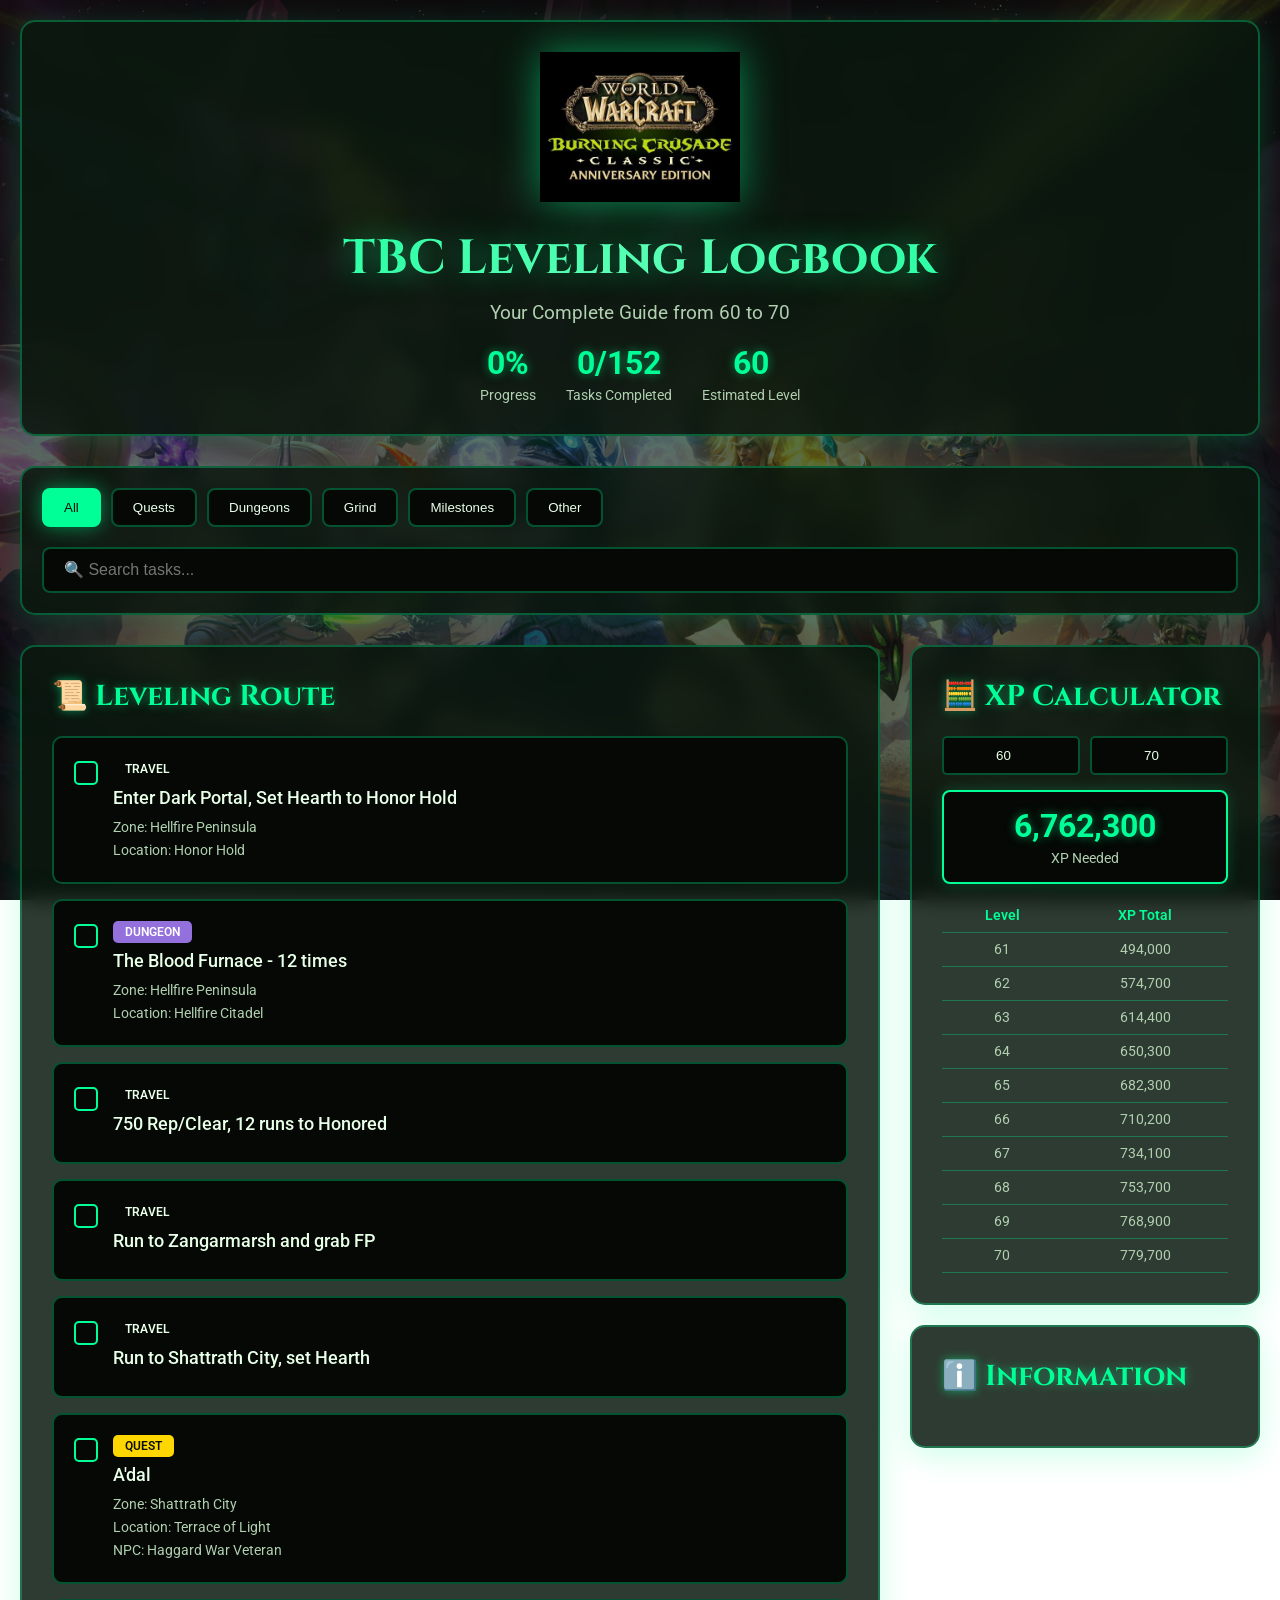
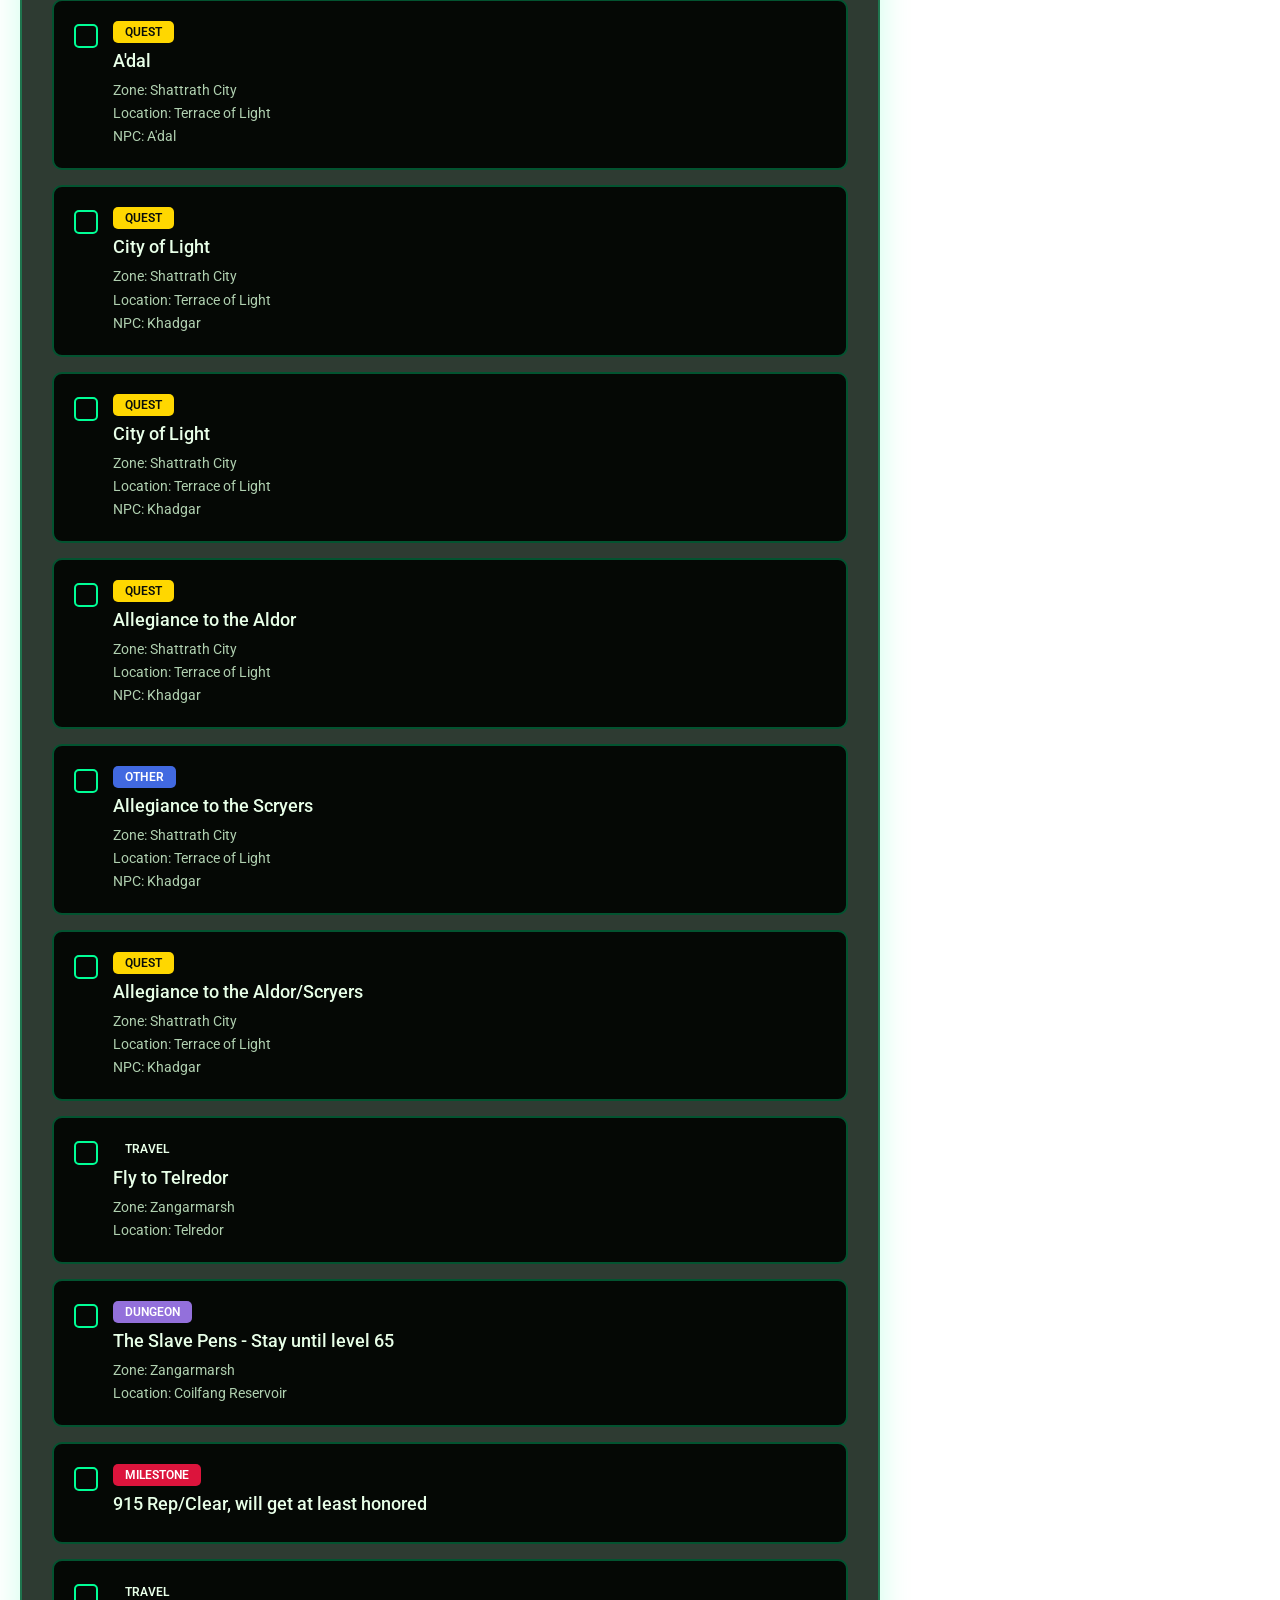
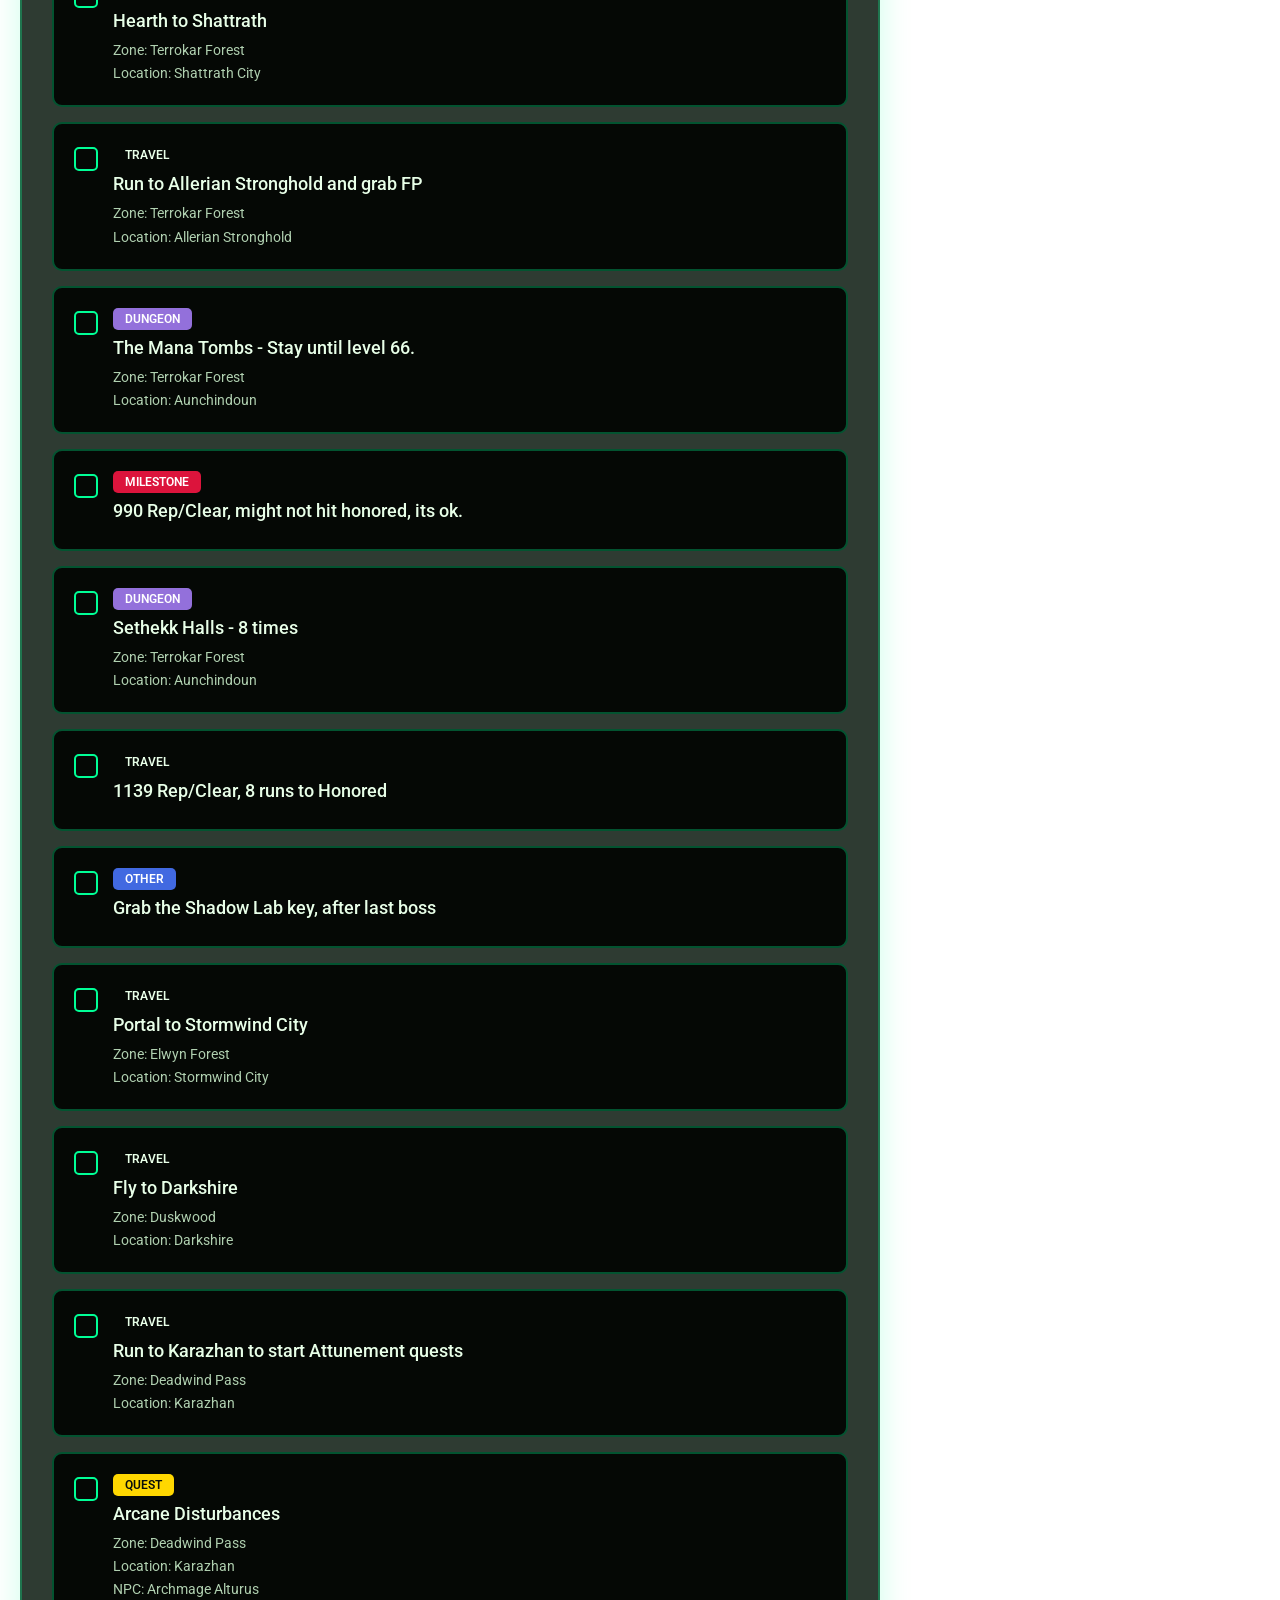
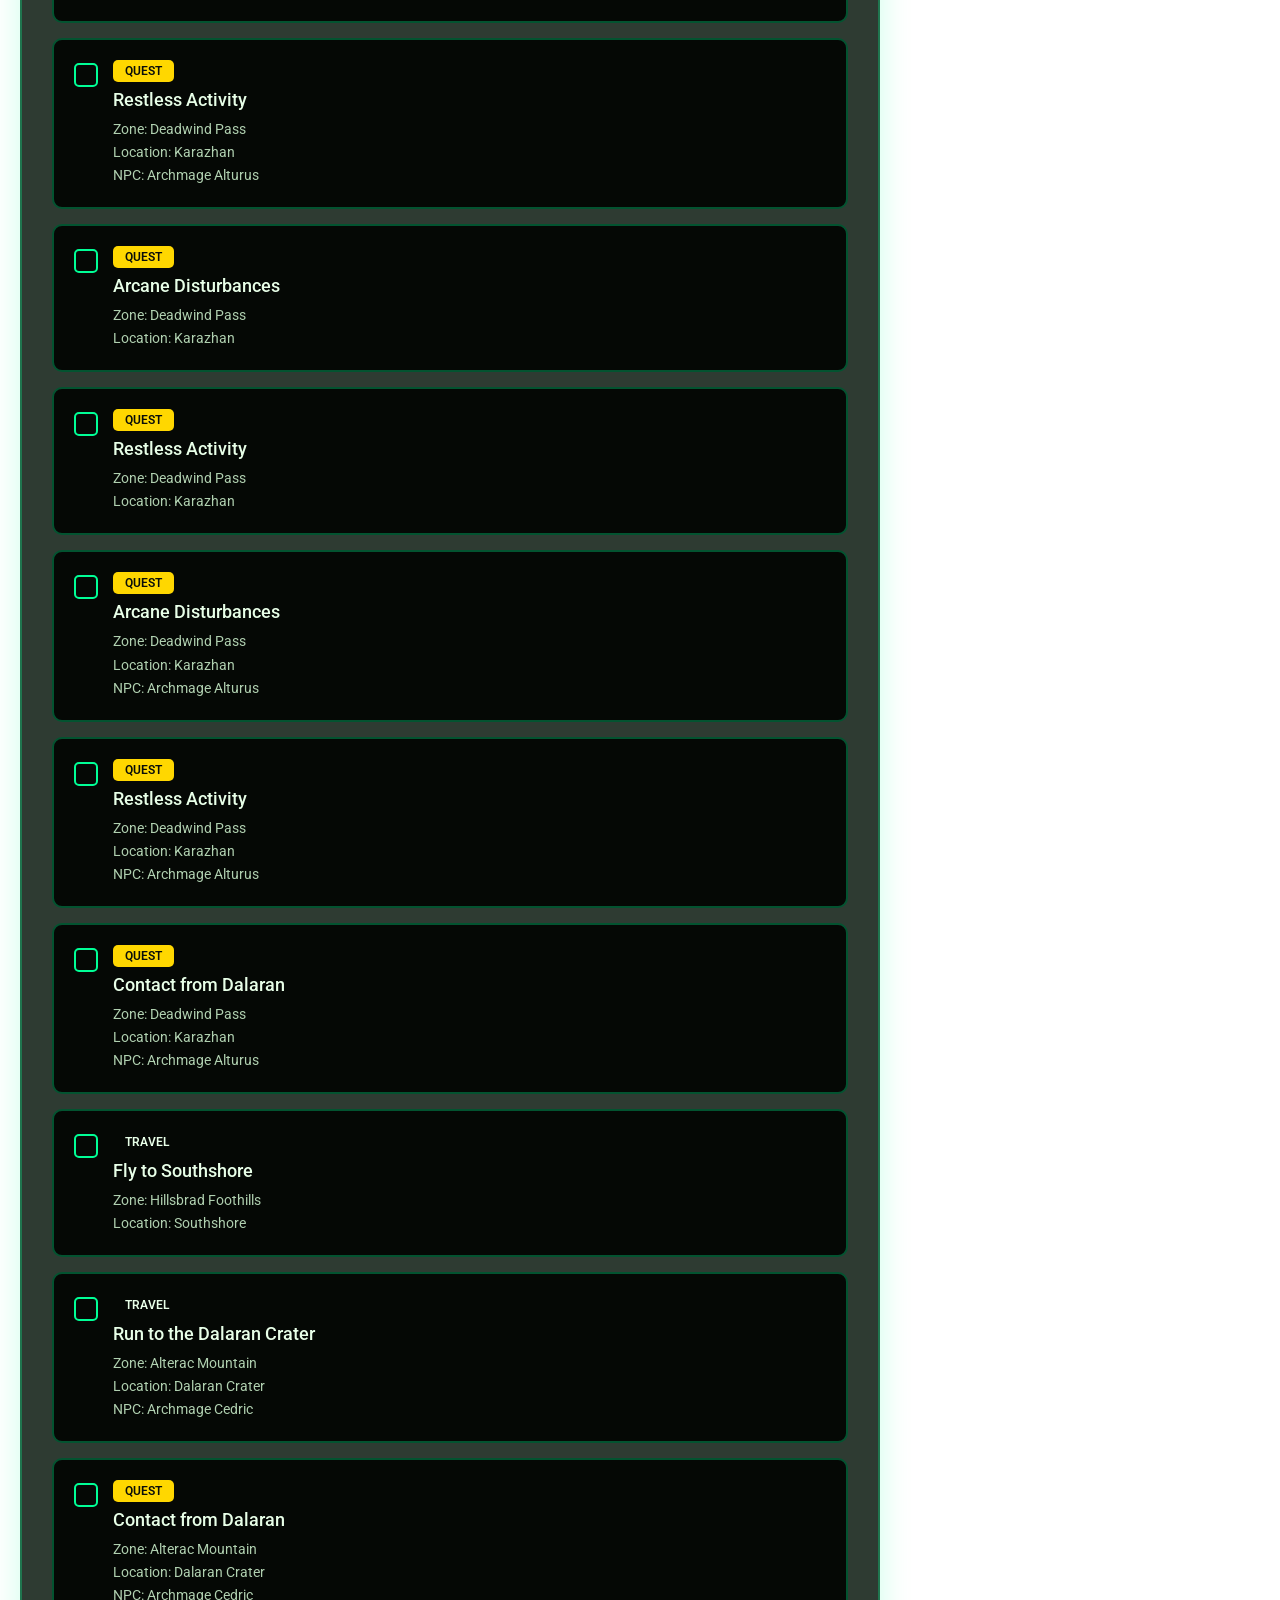
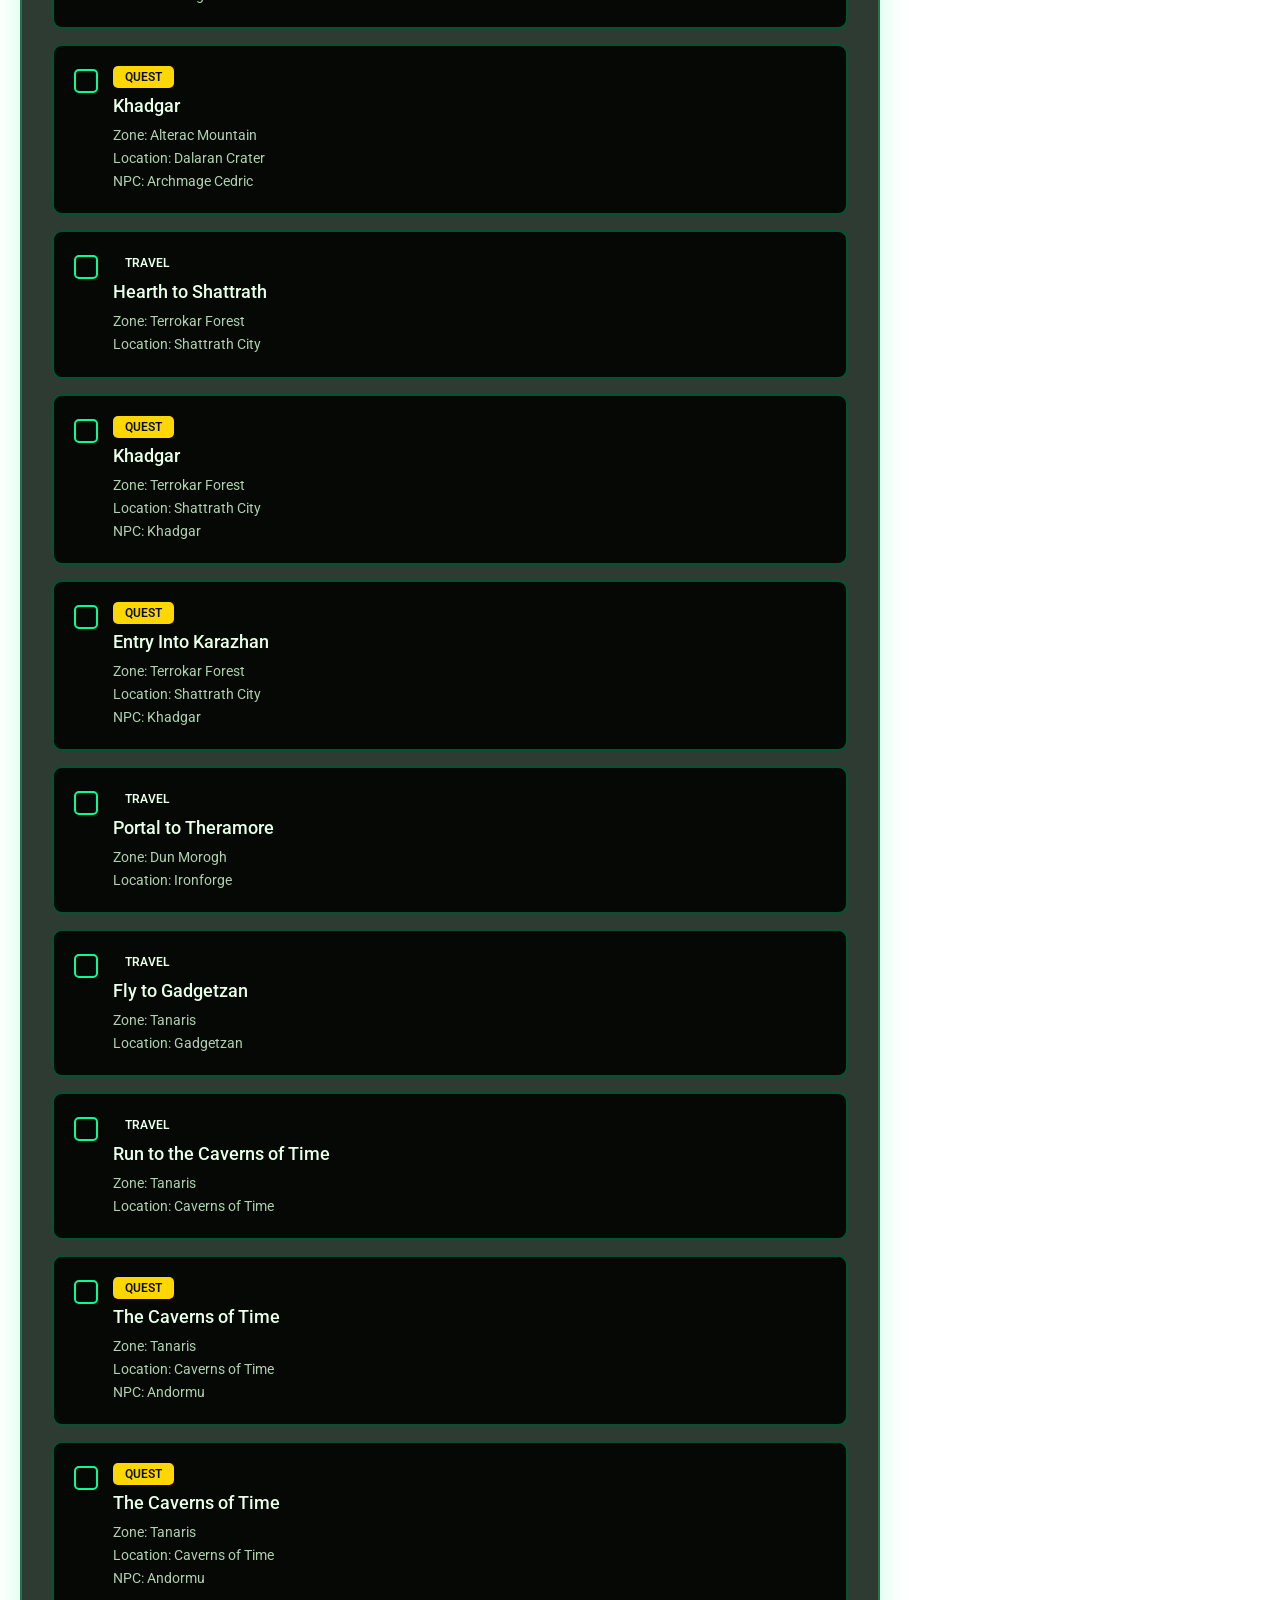
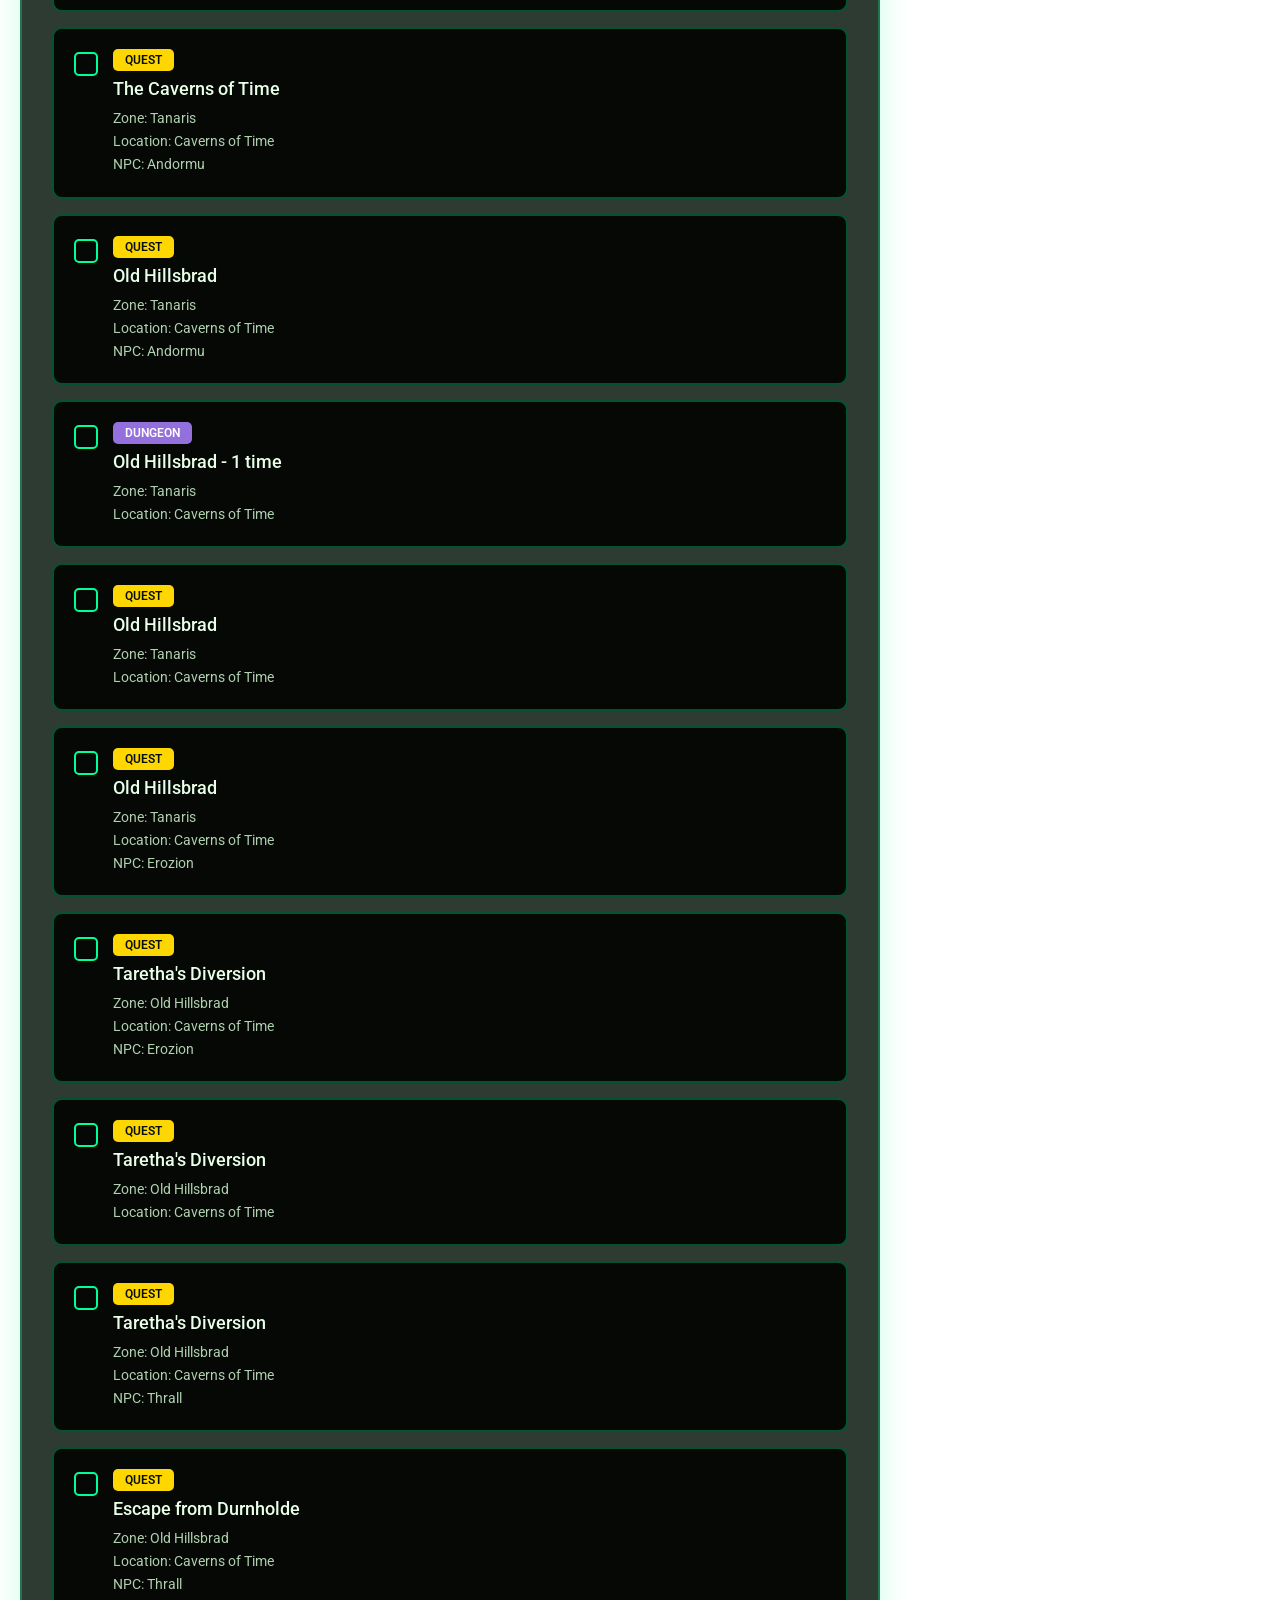
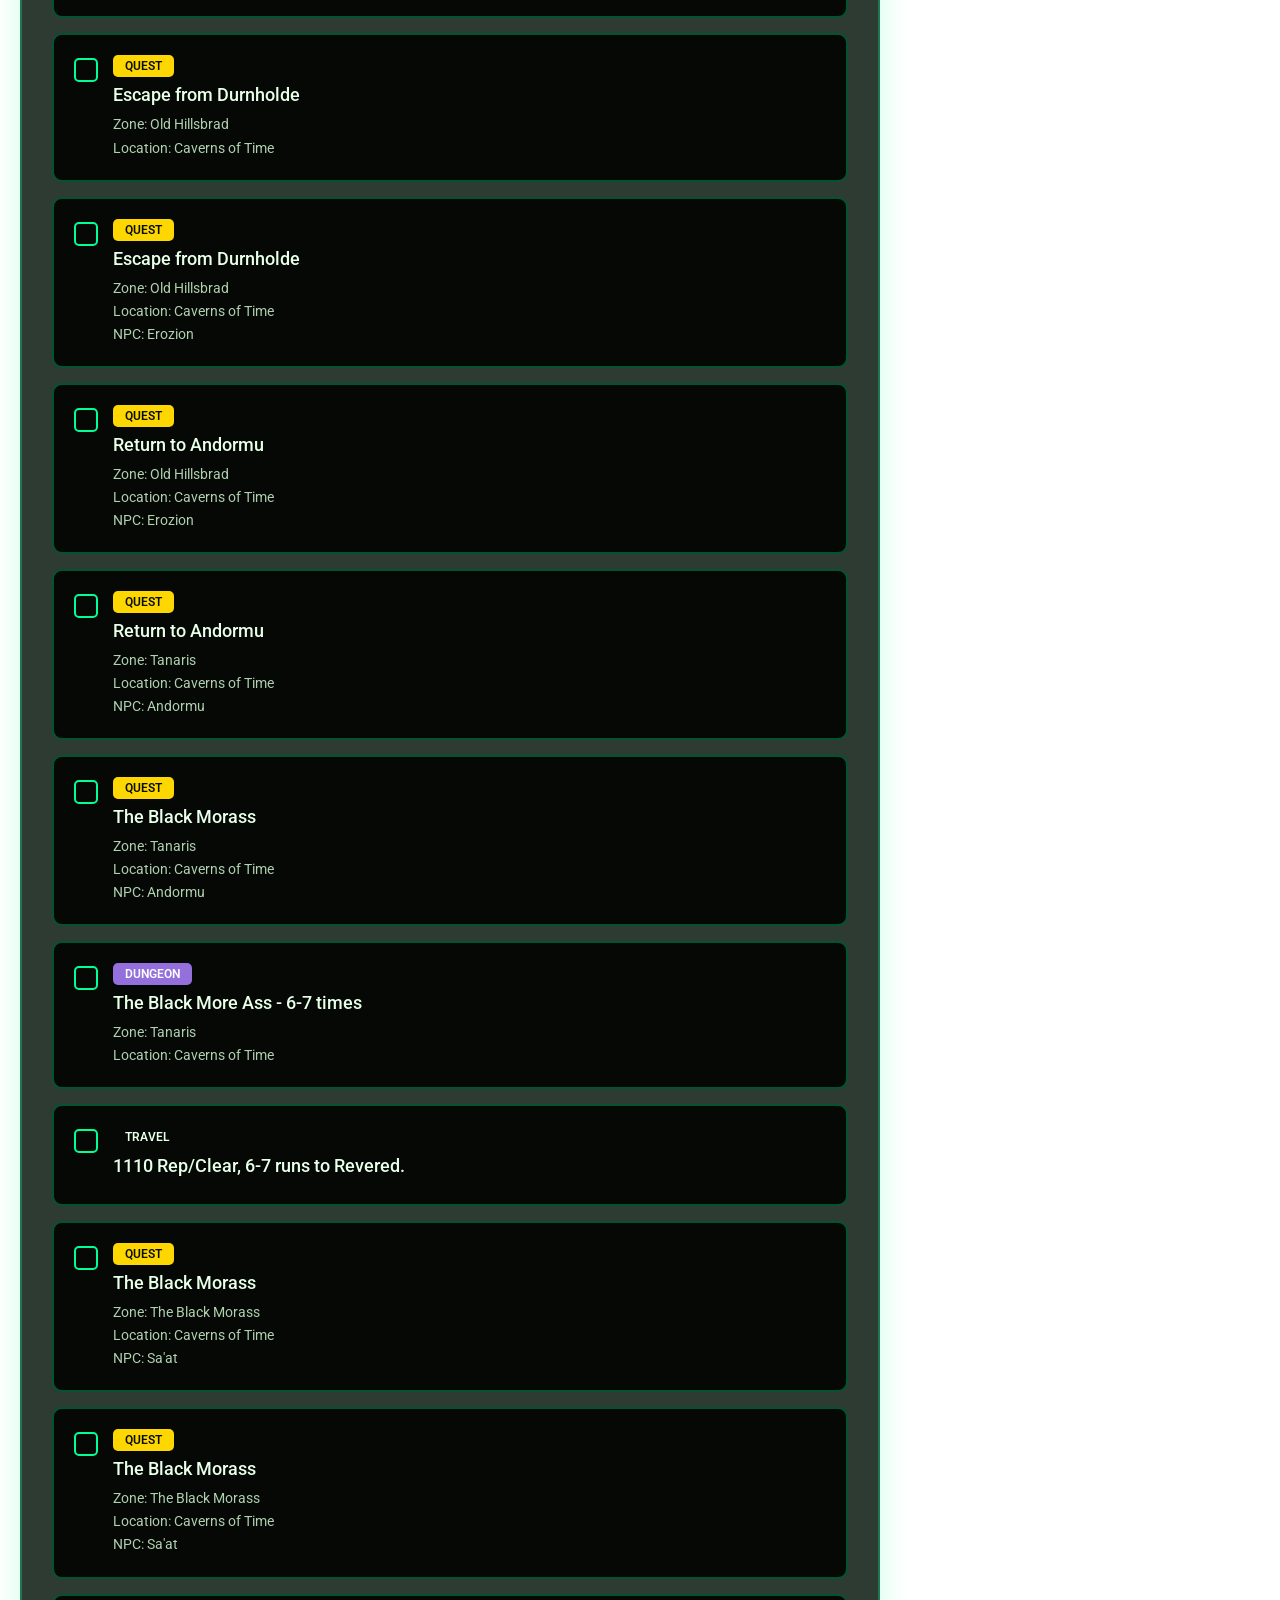
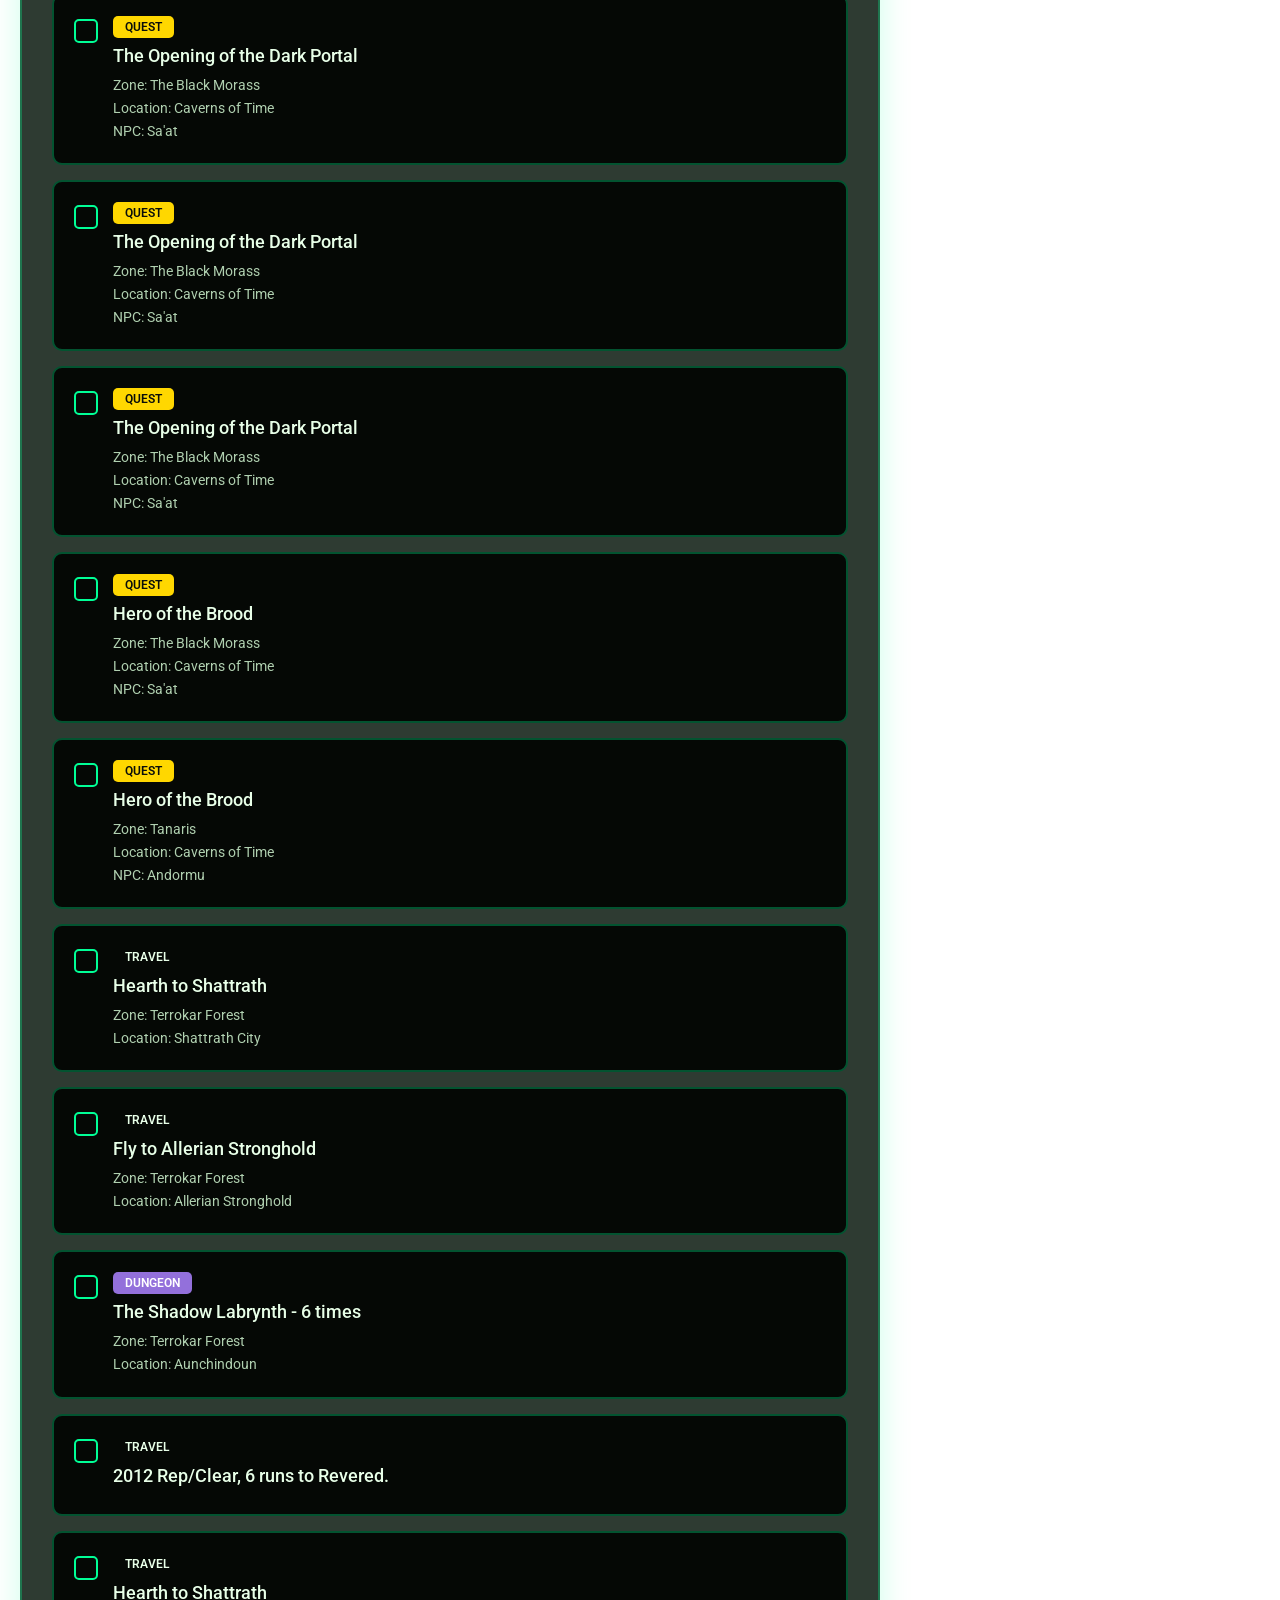
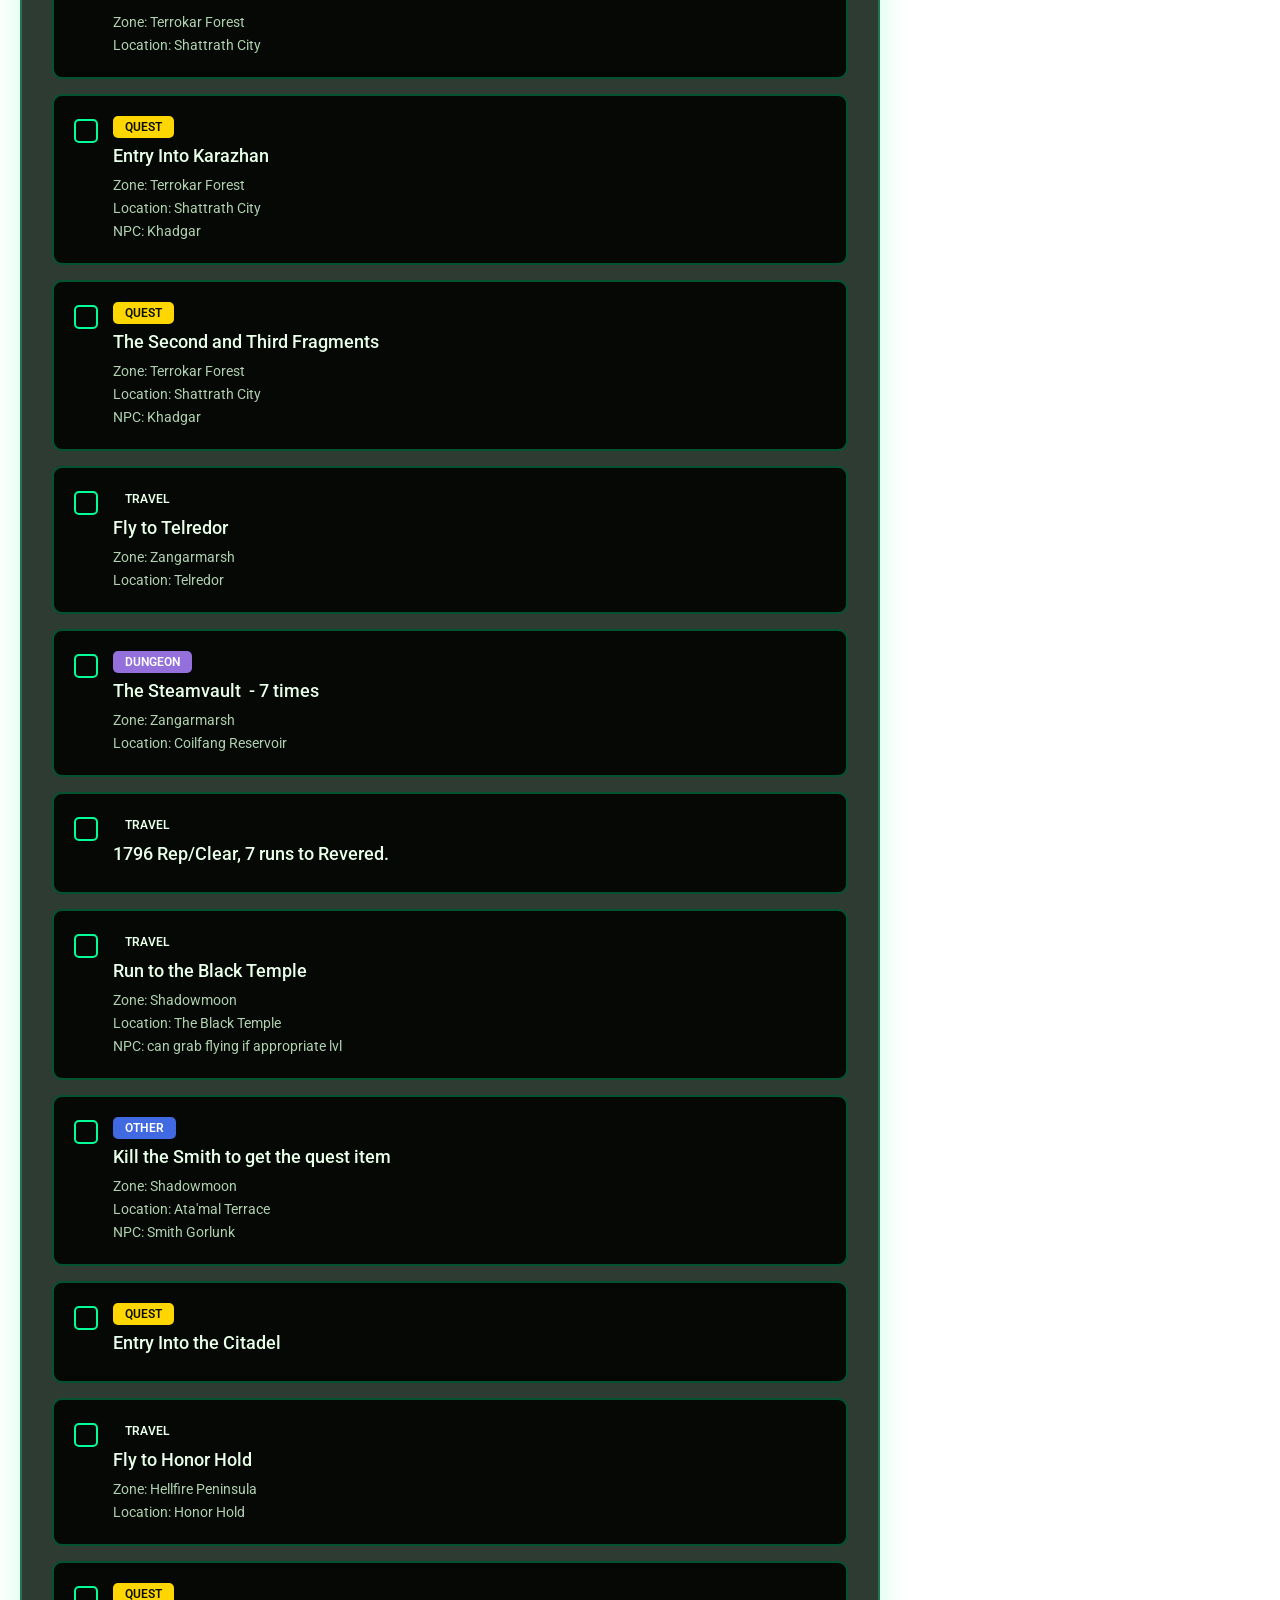
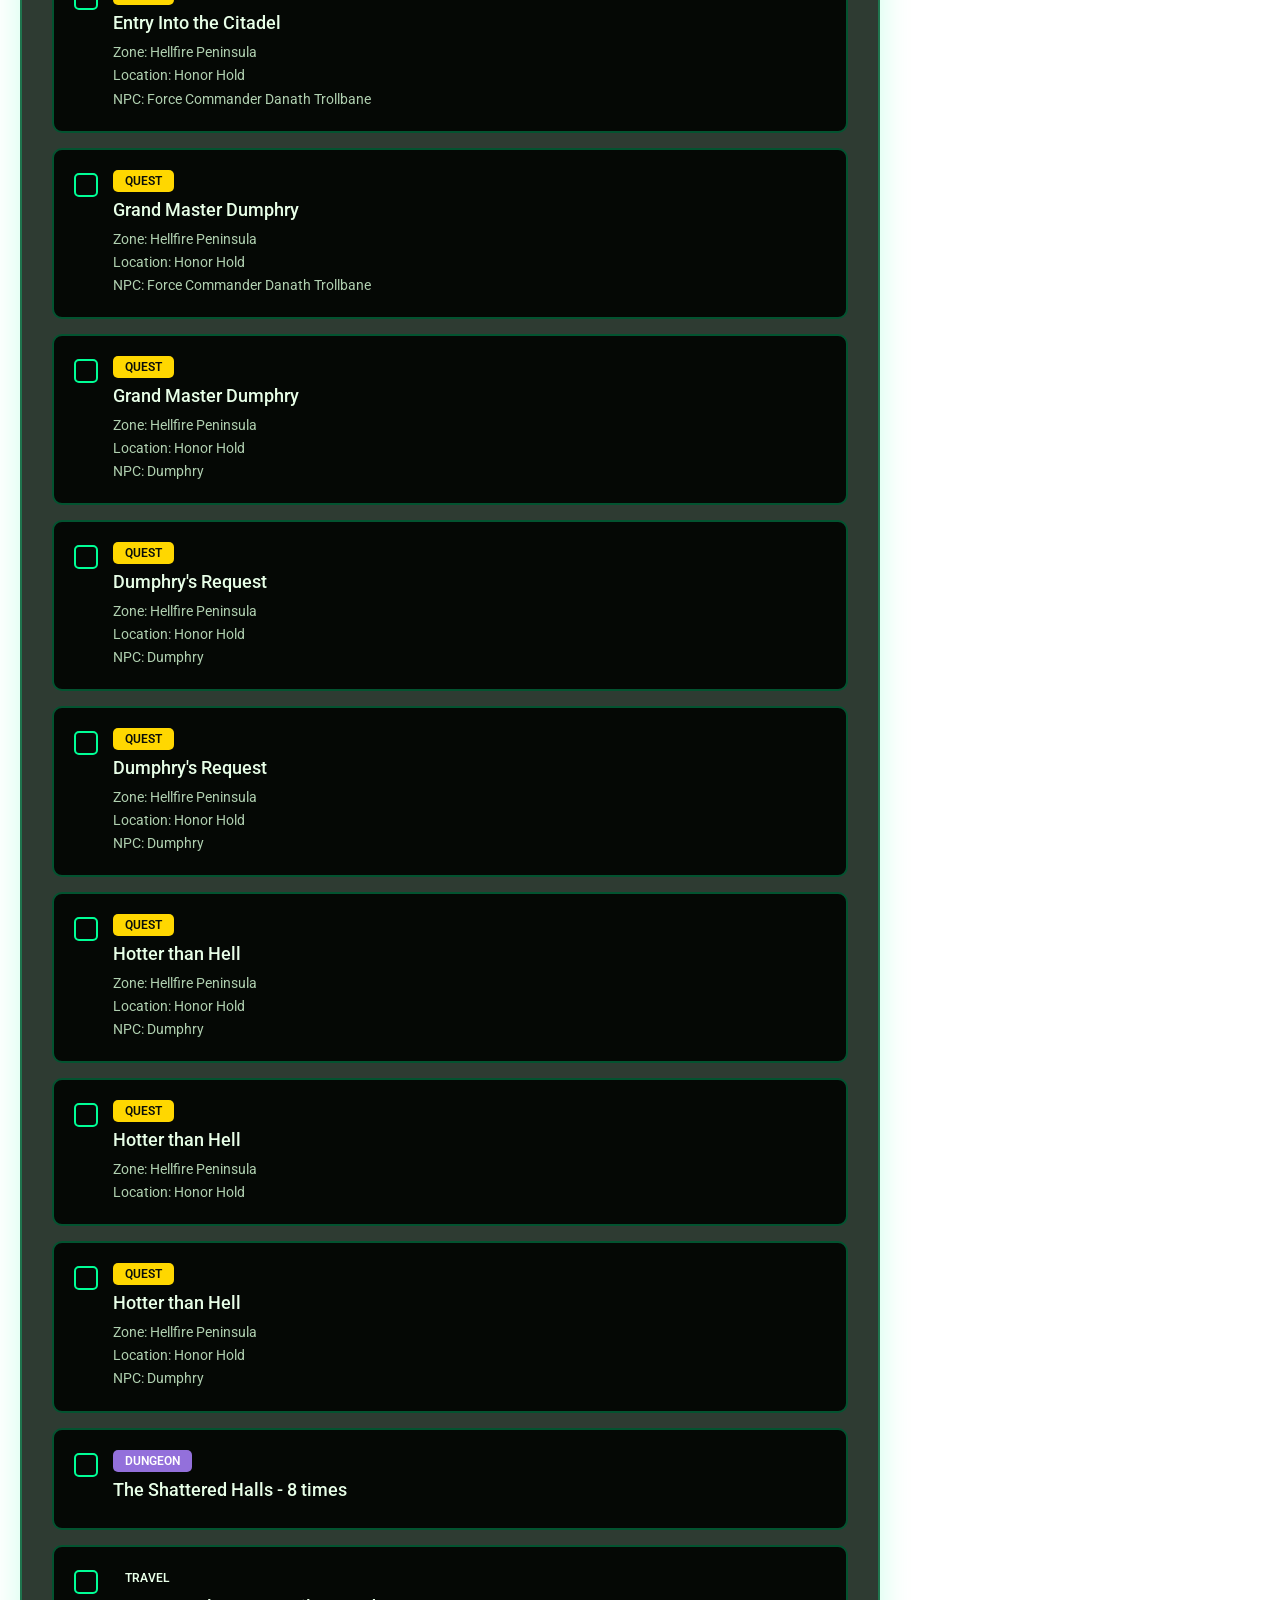
<file: index.html>
<!DOCTYPE html>
<html lang="es">
<head>
    <meta charset="UTF-8">
    <meta name="viewport" content="width=device-width, initial-scale=1.0">
    <title>TBC Leveling Logbook | 60-70 Guide</title>
    <link rel="stylesheet" href="https://fonts.googleapis.com/css2?family=Cinzel:wght@400;600;700&family=Roboto:wght@300;400;500&display=swap">
</head>
<body>
    <div class="container">
        <header>
            <div class="header-logo">
                <img src="tbc_logo.webp" alt="TBC Logo" class="logo">
            </div>
            <h1>TBC Leveling Logbook</h1>
            <p class="subtitle">Your Complete Guide from 60 to 70</p>
            <div class="stats">
                <div class="stat-item">
                    <div class="stat-value" id="progress-percent">0%</div>
                    <div class="stat-label">Progress</div>
                </div>
                <div class="stat-item">
                    <div class="stat-value" id="tasks-completed">0/0</div>
                    <div class="stat-label">Tasks Completed</div>
                </div>
                <div class="stat-item">
                    <div class="stat-value" id="estimated-level">60</div>
                    <div class="stat-label">Estimated Level</div>
                </div>
            </div>
        </header>

        <div class="controls">
            <div class="filters">
                <button class="filter-btn active" data-filter="all">All</button>
                <button class="filter-btn" data-filter="quest">Quests</button>
                <button class="filter-btn" data-filter="dungeon">Dungeons</button>
                <button class="filter-btn" data-filter="grind">Grind</button>
                <button class="filter-btn" data-filter="milestone">Milestones</button>
                <button class="filter-btn" data-filter="other">Other</button>
            </div>
            <input type="text" class="search-box" id="search-box" placeholder="🔍 Search tasks...">
        </div>

        <div class="main-content">
            <div class="route-section">
                <h2 class="section-title">📜 Leveling Route</h2>
                <div id="task-list" class="task-list"></div>
            </div>

            <div class="sidebar">
                <div class="calculator-panel">
                    <h3 class="panel-title">🧮 XP Calculator</h3>
                    <div class="calculator-input">
                        <input type="number" id="current-level" placeholder="Current" min="60" max="70" value="60">
                        <input type="number" id="target-level" placeholder="Target" min="60" max="70" value="70">
                    </div>
                    <div class="xp-result">
                        <div class="xp-result-value" id="xp-needed">0</div>
                        <div class="xp-result-label">XP Needed</div>
                    </div>
                    <table class="xp-table">
                        <thead>
                            <tr>
                                <th>Level</th>
                                <th>XP Total</th>
                            </tr>
                        </thead>
                        <tbody id="xp-table-body"></tbody>
                    </table>
                </div>

                <div class="info-panel" id="info-panel">
                    <h3 class="panel-title">ℹ️ Information</h3>
                </div>
            </div>
        </div>
    </div>

    <script>
        // ===== EMBEDDED DATA =====
        const DATA = {
            "introduction": {
    "general_info": [
        "This guide is intended to get a 5-man group from level 60 to 70 in the most efficient way:\n\n• to level 70 by generally avoiding leveling in the open world;\n• to obtain all heroic keys\n• to obtain the Shadow Labyrinth, Shattered Halls, and Arcatraz keys\n• to attune to Karazhan\n• to summon Nightbane in first raid ID",
        "General Tips:\n• the group's professions should cover herbalism and mining to gather resources within dungeons, enchanting to disenchant unneeded blues and greens to save space and gather enchanting materials, and tailoring to turn cloth into bolts to save space\n• bring a few pieces of hit gear for when you start missing mobs again in the mid-60s. More hit = faster clears\n• study your group's pre-raid BIS lists and adjust route to obtain pre-raid BIS items if there's wiggle room\n• Going back to Orgrimmar every level could be a time waster. Each class should carefully review their new spells to decide whether it's worth taking a break to learn new abilities at 61, 63, 65 etc. If you must go back to Org, take advantage of ghetto hearth in RFC to get back quickly",
        "Disclaimer:\nThis info was stolen from many different online resources and content creators. This is what I believe to be the best route based on their collective work and resources.\n\nPublished data on experience per dungeon run is wildly inconsistent. Actual number of runs to reach next level may vary (and for that reason are rarely discussed).\n\nFor best results, the group should be AQ40/Naxx appropriately geared when it goes through the Dark Portal"
    ],
    "xp_table": [
        {
            "level": 61,
            "xp_needed": 494000
        },
        {
            "level": 62,
            "xp_needed": 574700
        },
        {
            "level": 63,
            "xp_needed": 614400
        },
        {
            "level": 64,
            "xp_needed": 650300
        },
        {
            "level": 65,
            "xp_needed": 682300
        },
        {
            "level": 66,
            "xp_needed": 710200
        },
        {
            "level": 67,
            "xp_needed": 734100
        },
        {
            "level": 68,
            "xp_needed": 753700
        },
        {
            "level": 69,
            "xp_needed": 768900
        },
        {
            "level": 70,
            "xp_needed": 779700
        }
    ]
},
            "route": [
    {
        "id": 1,
        "type": "travel",
        "name": "Enter Dark Portal, Set Hearth to Honor Hold",
        "notes": "Zone: Hellfire Peninsula\nLocation: Honor Hold",
        "rewards": null
    },
    {
        "id": 2,
        "type": "dungeon",
        "name": "The Blood Furnace - 12 times",
        "notes": "Zone: Hellfire Peninsula\nLocation: Hellfire Citadel",
        "rewards": null
    },
    {
        "id": 3,
        "type": "travel",
        "name": "750 Rep/Clear, 12 runs to Honored",
        "notes": null,
        "rewards": null
    },
    {
        "id": 4,
        "type": "travel",
        "name": "Run to Zangarmarsh and grab FP",
        "notes": null,
        "rewards": null
    },
    {
        "id": 5,
        "type": "travel",
        "name": "Run to Shattrath City, set Hearth",
        "notes": null,
        "rewards": null
    },
    {
        "id": 6,
        "type": "quest",
        "name": "A'dal",
        "notes": "Zone: Shattrath City\nLocation: Terrace of Light\nNPC: Haggard War Veteran",
        "rewards": null
    },
    {
        "id": 7,
        "type": "quest",
        "name": "A'dal",
        "notes": "Zone: Shattrath City\nLocation: Terrace of Light\nNPC: A'dal",
        "rewards": null
    },
    {
        "id": 8,
        "type": "quest",
        "name": "City of Light",
        "notes": "Zone: Shattrath City\nLocation: Terrace of Light\nNPC: Khadgar",
        "rewards": null
    },
    {
        "id": 9,
        "type": "quest",
        "name": "City of Light",
        "notes": "Zone: Shattrath City\nLocation: Terrace of Light\nNPC: Khadgar",
        "rewards": null
    },
    {
        "id": 10,
        "type": "quest",
        "name": "Allegiance to the Aldor",
        "notes": "Zone: Shattrath City\nLocation: Terrace of Light\nNPC: Khadgar",
        "rewards": null
    },
    {
        "id": 11,
        "type": "other",
        "name": "Allegiance to the Scryers",
        "notes": "Zone: Shattrath City\nLocation: Terrace of Light\nNPC: Khadgar",
        "rewards": null
    },
    {
        "id": 12,
        "type": "quest",
        "name": "Allegiance to the Aldor/Scryers",
        "notes": "Zone: Shattrath City\nLocation: Terrace of Light\nNPC: Khadgar",
        "rewards": null
    },
    {
        "id": 13,
        "type": "travel",
        "name": "Fly to Telredor",
        "notes": "Zone: Zangarmarsh\nLocation: Telredor",
        "rewards": null
    },
    {
        "id": 14,
        "type": "dungeon",
        "name": "The Slave Pens - Stay until level 65",
        "notes": "Zone: Zangarmarsh\nLocation: Coilfang Reservoir",
        "rewards": null
    },
    {
        "id": 15,
        "type": "milestone",
        "name": "915 Rep/Clear, will get at least honored",
        "notes": null,
        "rewards": null
    },
    {
        "id": 16,
        "type": "travel",
        "name": "Hearth to Shattrath",
        "notes": "Zone: Terrokar Forest\nLocation: Shattrath City",
        "rewards": null
    },
    {
        "id": 17,
        "type": "travel",
        "name": "Run to Allerian Stronghold and grab FP",
        "notes": "Zone: Terrokar Forest\nLocation: Allerian Stronghold",
        "rewards": null
    },
    {
        "id": 18,
        "type": "dungeon",
        "name": "The Mana Tombs - Stay until level 66.",
        "notes": "Zone: Terrokar Forest\nLocation: Aunchindoun",
        "rewards": null
    },
    {
        "id": 19,
        "type": "milestone",
        "name": "990 Rep/Clear, might not hit honored, its ok.",
        "notes": null,
        "rewards": null
    },
    {
        "id": 20,
        "type": "dungeon",
        "name": "Sethekk Halls - 8 times",
        "notes": "Zone: Terrokar Forest\nLocation: Aunchindoun",
        "rewards": null
    },
    {
        "id": 21,
        "type": "travel",
        "name": "1139 Rep/Clear, 8 runs to Honored",
        "notes": null,
        "rewards": null
    },
    {
        "id": 22,
        "type": "other",
        "name": "Grab the Shadow Lab key, after last boss",
        "notes": null,
        "rewards": null
    },
    {
        "id": 23,
        "type": "travel",
        "name": "Portal to Stormwind City",
        "notes": "Zone: Elwyn Forest\nLocation: Stormwind City",
        "rewards": null
    },
    {
        "id": 24,
        "type": "travel",
        "name": "Fly to Darkshire",
        "notes": "Zone: Duskwood\nLocation: Darkshire",
        "rewards": null
    },
    {
        "id": 25,
        "type": "travel",
        "name": "Run to Karazhan to start Attunement quests",
        "notes": "Zone: Deadwind Pass\nLocation: Karazhan",
        "rewards": null
    },
    {
        "id": 26,
        "type": "quest",
        "name": "Arcane Disturbances",
        "notes": "Zone: Deadwind Pass\nLocation: Karazhan\nNPC: Archmage Alturus",
        "rewards": null
    },
    {
        "id": 27,
        "type": "quest",
        "name": "Restless Activity",
        "notes": "Zone: Deadwind Pass\nLocation: Karazhan\nNPC: Archmage Alturus",
        "rewards": null
    },
    {
        "id": 28,
        "type": "quest",
        "name": "Arcane Disturbances",
        "notes": "Zone: Deadwind Pass\nLocation: Karazhan",
        "rewards": null
    },
    {
        "id": 29,
        "type": "quest",
        "name": "Restless Activity",
        "notes": "Zone: Deadwind Pass\nLocation: Karazhan",
        "rewards": null
    },
    {
        "id": 30,
        "type": "quest",
        "name": "Arcane Disturbances",
        "notes": "Zone: Deadwind Pass\nLocation: Karazhan\nNPC: Archmage Alturus",
        "rewards": null
    },
    {
        "id": 31,
        "type": "quest",
        "name": "Restless Activity",
        "notes": "Zone: Deadwind Pass\nLocation: Karazhan\nNPC: Archmage Alturus",
        "rewards": null
    },
    {
        "id": 32,
        "type": "quest",
        "name": "Contact from Dalaran",
        "notes": "Zone: Deadwind Pass\nLocation: Karazhan\nNPC: Archmage Alturus",
        "rewards": null
    },
    {
        "id": 33,
        "type": "travel",
        "name": "Fly to Southshore",
        "notes": "Zone: Hillsbrad Foothills\nLocation: Southshore",
        "rewards": null
    },
    {
        "id": 34,
        "type": "travel",
        "name": "Run to the Dalaran Crater",
        "notes": "Zone: Alterac Mountain\nLocation: Dalaran Crater\nNPC: Archmage Cedric",
        "rewards": null
    },
    {
        "id": 35,
        "type": "quest",
        "name": "Contact from Dalaran",
        "notes": "Zone: Alterac Mountain\nLocation: Dalaran Crater\nNPC: Archmage Cedric",
        "rewards": null
    },
    {
        "id": 36,
        "type": "quest",
        "name": "Khadgar",
        "notes": "Zone: Alterac Mountain\nLocation: Dalaran Crater\nNPC: Archmage Cedric",
        "rewards": null
    },
    {
        "id": 37,
        "type": "travel",
        "name": "Hearth to Shattrath",
        "notes": "Zone: Terrokar Forest\nLocation: Shattrath City",
        "rewards": null
    },
    {
        "id": 38,
        "type": "quest",
        "name": "Khadgar",
        "notes": "Zone: Terrokar Forest\nLocation: Shattrath City\nNPC: Khadgar",
        "rewards": null
    },
    {
        "id": 39,
        "type": "quest",
        "name": "Entry Into Karazhan",
        "notes": "Zone: Terrokar Forest\nLocation: Shattrath City\nNPC: Khadgar",
        "rewards": null
    },
    {
        "id": 40,
        "type": "travel",
        "name": "Portal to Theramore",
        "notes": "Zone: Dun Morogh\nLocation: Ironforge",
        "rewards": null
    },
    {
        "id": 41,
        "type": "travel",
        "name": "Fly to Gadgetzan",
        "notes": "Zone: Tanaris\nLocation: Gadgetzan",
        "rewards": null
    },
    {
        "id": 42,
        "type": "travel",
        "name": "Run to the Caverns of Time",
        "notes": "Zone: Tanaris\nLocation: Caverns of Time",
        "rewards": null
    },
    {
        "id": 43,
        "type": "quest",
        "name": "The Caverns of Time",
        "notes": "Zone: Tanaris\nLocation: Caverns of Time\nNPC: Andormu",
        "rewards": null
    },
    {
        "id": 44,
        "type": "quest",
        "name": "The Caverns of Time",
        "notes": "Zone: Tanaris\nLocation: Caverns of Time\nNPC: Andormu",
        "rewards": null
    },
    {
        "id": 45,
        "type": "quest",
        "name": "The Caverns of Time",
        "notes": "Zone: Tanaris\nLocation: Caverns of Time\nNPC: Andormu",
        "rewards": null
    },
    {
        "id": 46,
        "type": "quest",
        "name": "Old Hillsbrad",
        "notes": "Zone: Tanaris\nLocation: Caverns of Time\nNPC: Andormu",
        "rewards": null
    },
    {
        "id": 47,
        "type": "dungeon",
        "name": "Old Hillsbrad - 1 time",
        "notes": "Zone: Tanaris\nLocation: Caverns of Time",
        "rewards": null
    },
    {
        "id": 48,
        "type": "quest",
        "name": "Old Hillsbrad",
        "notes": "Zone: Tanaris\nLocation: Caverns of Time",
        "rewards": null
    },
    {
        "id": 49,
        "type": "quest",
        "name": "Old Hillsbrad",
        "notes": "Zone: Tanaris\nLocation: Caverns of Time\nNPC: Erozion",
        "rewards": null
    },
    {
        "id": 50,
        "type": "quest",
        "name": "Taretha's Diversion",
        "notes": "Zone: Old Hillsbrad\nLocation: Caverns of Time\nNPC: Erozion",
        "rewards": null
    },
    {
        "id": 51,
        "type": "quest",
        "name": "Taretha's Diversion",
        "notes": "Zone: Old Hillsbrad\nLocation: Caverns of Time",
        "rewards": null
    },
    {
        "id": 52,
        "type": "quest",
        "name": "Taretha's Diversion",
        "notes": "Zone: Old Hillsbrad\nLocation: Caverns of Time\nNPC: Thrall",
        "rewards": null
    },
    {
        "id": 53,
        "type": "quest",
        "name": "Escape from Durnholde",
        "notes": "Zone: Old Hillsbrad\nLocation: Caverns of Time\nNPC: Thrall",
        "rewards": null
    },
    {
        "id": 54,
        "type": "quest",
        "name": "Escape from Durnholde",
        "notes": "Zone: Old Hillsbrad\nLocation: Caverns of Time",
        "rewards": null
    },
    {
        "id": 55,
        "type": "quest",
        "name": "Escape from Durnholde",
        "notes": "Zone: Old Hillsbrad\nLocation: Caverns of Time\nNPC: Erozion",
        "rewards": null
    },
    {
        "id": 56,
        "type": "quest",
        "name": "Return to Andormu",
        "notes": "Zone: Old Hillsbrad\nLocation: Caverns of Time\nNPC: Erozion",
        "rewards": null
    },
    {
        "id": 57,
        "type": "quest",
        "name": "Return to Andormu",
        "notes": "Zone: Tanaris\nLocation: Caverns of Time\nNPC: Andormu",
        "rewards": null
    },
    {
        "id": 58,
        "type": "quest",
        "name": "The Black Morass",
        "notes": "Zone: Tanaris\nLocation: Caverns of Time\nNPC: Andormu",
        "rewards": null
    },
    {
        "id": 59,
        "type": "dungeon",
        "name": "The Black More Ass - 6-7 times",
        "notes": "Zone: Tanaris\nLocation: Caverns of Time",
        "rewards": null
    },
    {
        "id": 60,
        "type": "travel",
        "name": "1110 Rep/Clear, 6-7 runs to Revered.",
        "notes": null,
        "rewards": null
    },
    {
        "id": 61,
        "type": "quest",
        "name": "The Black Morass",
        "notes": "Zone: The Black Morass\nLocation: Caverns of Time\nNPC: Sa'at",
        "rewards": null
    },
    {
        "id": 62,
        "type": "quest",
        "name": "The Black Morass",
        "notes": "Zone: The Black Morass\nLocation: Caverns of Time\nNPC: Sa'at",
        "rewards": null
    },
    {
        "id": 63,
        "type": "quest",
        "name": "The Opening of the Dark Portal",
        "notes": "Zone: The Black Morass\nLocation: Caverns of Time\nNPC: Sa'at",
        "rewards": null
    },
    {
        "id": 64,
        "type": "quest",
        "name": "The Opening of the Dark Portal",
        "notes": "Zone: The Black Morass\nLocation: Caverns of Time\nNPC: Sa'at",
        "rewards": null
    },
    {
        "id": 65,
        "type": "quest",
        "name": "The Opening of the Dark Portal",
        "notes": "Zone: The Black Morass\nLocation: Caverns of Time\nNPC: Sa'at",
        "rewards": null
    },
    {
        "id": 66,
        "type": "quest",
        "name": "Hero of the Brood",
        "notes": "Zone: The Black Morass\nLocation: Caverns of Time\nNPC: Sa'at",
        "rewards": null
    },
    {
        "id": 67,
        "type": "quest",
        "name": "Hero of the Brood",
        "notes": "Zone: Tanaris\nLocation: Caverns of Time\nNPC: Andormu",
        "rewards": null
    },
    {
        "id": 68,
        "type": "travel",
        "name": "Hearth to Shattrath",
        "notes": "Zone: Terrokar Forest\nLocation: Shattrath City",
        "rewards": null
    },
    {
        "id": 69,
        "type": "travel",
        "name": "Fly to Allerian Stronghold",
        "notes": "Zone: Terrokar Forest\nLocation: Allerian Stronghold",
        "rewards": null
    },
    {
        "id": 70,
        "type": "dungeon",
        "name": "The Shadow Labrynth - 6 times",
        "notes": "Zone: Terrokar Forest\nLocation: Aunchindoun",
        "rewards": null
    },
    {
        "id": 71,
        "type": "travel",
        "name": "2012 Rep/Clear, 6 runs to Revered.",
        "notes": null,
        "rewards": null
    },
    {
        "id": 72,
        "type": "travel",
        "name": "Hearth to Shattrath",
        "notes": "Zone: Terrokar Forest\nLocation: Shattrath City",
        "rewards": null
    },
    {
        "id": 73,
        "type": "quest",
        "name": "Entry Into Karazhan",
        "notes": "Zone: Terrokar Forest\nLocation: Shattrath City\nNPC: Khadgar",
        "rewards": null
    },
    {
        "id": 74,
        "type": "quest",
        "name": "The Second and Third Fragments",
        "notes": "Zone: Terrokar Forest\nLocation: Shattrath City\nNPC: Khadgar",
        "rewards": null
    },
    {
        "id": 75,
        "type": "travel",
        "name": "Fly to Telredor",
        "notes": "Zone: Zangarmarsh\nLocation: Telredor",
        "rewards": null
    },
    {
        "id": 76,
        "type": "dungeon",
        "name": "The Steamvault  - 7 times",
        "notes": "Zone: Zangarmarsh\nLocation: Coilfang Reservoir",
        "rewards": null
    },
    {
        "id": 77,
        "type": "travel",
        "name": "1796 Rep/Clear, 7 runs to Revered.",
        "notes": null,
        "rewards": null
    },
    {
        "id": 78,
        "type": "travel",
        "name": "Run to the Black Temple",
        "notes": "Zone: Shadowmoon\nLocation: The Black Temple\nNPC: can grab flying if appropriate lvl",
        "rewards": null
    },
    {
        "id": 79,
        "type": "other",
        "name": "Kill the Smith to get the quest item",
        "notes": "Zone: Shadowmoon\nLocation: Ata'mal Terrace\nNPC: Smith Gorlunk",
        "rewards": null
    },
    {
        "id": 80,
        "type": "quest",
        "name": "Entry Into the Citadel",
        "notes": null,
        "rewards": null
    },
    {
        "id": 81,
        "type": "travel",
        "name": "Fly to Honor Hold",
        "notes": "Zone: Hellfire Peninsula\nLocation: Honor Hold",
        "rewards": null
    },
    {
        "id": 82,
        "type": "quest",
        "name": "Entry Into the Citadel",
        "notes": "Zone: Hellfire Peninsula\nLocation: Honor Hold\nNPC: Force Commander Danath Trollbane",
        "rewards": null
    },
    {
        "id": 83,
        "type": "quest",
        "name": "Grand Master Dumphry",
        "notes": "Zone: Hellfire Peninsula\nLocation: Honor Hold\nNPC: Force Commander Danath Trollbane",
        "rewards": null
    },
    {
        "id": 84,
        "type": "quest",
        "name": "Grand Master Dumphry",
        "notes": "Zone: Hellfire Peninsula\nLocation: Honor Hold\nNPC: Dumphry",
        "rewards": null
    },
    {
        "id": 85,
        "type": "quest",
        "name": "Dumphry's Request",
        "notes": "Zone: Hellfire Peninsula\nLocation: Honor Hold\nNPC: Dumphry",
        "rewards": null
    },
    {
        "id": 86,
        "type": "quest",
        "name": "Dumphry's Request",
        "notes": "Zone: Hellfire Peninsula\nLocation: Honor Hold\nNPC: Dumphry",
        "rewards": null
    },
    {
        "id": 87,
        "type": "quest",
        "name": "Hotter than Hell",
        "notes": "Zone: Hellfire Peninsula\nLocation: Honor Hold\nNPC: Dumphry",
        "rewards": null
    },
    {
        "id": 88,
        "type": "quest",
        "name": "Hotter than Hell",
        "notes": "Zone: Hellfire Peninsula\nLocation: Honor Hold",
        "rewards": null
    },
    {
        "id": 89,
        "type": "quest",
        "name": "Hotter than Hell",
        "notes": "Zone: Hellfire Peninsula\nLocation: Honor Hold\nNPC: Dumphry",
        "rewards": null
    },
    {
        "id": 90,
        "type": "dungeon",
        "name": "The Shattered Halls - 8 times",
        "notes": null,
        "rewards": null
    },
    {
        "id": 91,
        "type": "travel",
        "name": "1604 Rep/Clear, run until revered.",
        "notes": null,
        "rewards": null
    },
    {
        "id": 92,
        "type": "other",
        "name": "Level 70, 4/5 keys, 2/3 frags for kara",
        "notes": null,
        "rewards": null
    },
    {
        "id": 93,
        "type": "travel",
        "name": "Fly to Wildhammer Stronghold",
        "notes": "Zone: Shadowmoon\nLocation: Wildhammer Stronghold",
        "rewards": null
    },
    {
        "id": 94,
        "type": "travel",
        "name": "Get Flying training",
        "notes": "Zone: Shadowmoon\nLocation: Wildhammer Stronghold\nNPC: Isa Blusterbrew",
        "rewards": null
    },
    {
        "id": 95,
        "type": "travel",
        "name": "Fly to Area 52 in Netherstorm",
        "notes": "Zone: Netherstorm\nLocation: Area 52",
        "rewards": null
    },
    {
        "id": 96,
        "type": "quest",
        "name": "Assisting the Consortium",
        "notes": "Zone: Netherstorm\nLocation: Area 52\nNPC: Anchorite Karja",
        "rewards": null
    },
    {
        "id": 97,
        "type": "quest",
        "name": "Assisting the Consortium",
        "notes": "Zone: Netherstorm\nLocation: Area 52\nNPC: Nether-Stalker Khay'ji",
        "rewards": null
    },
    {
        "id": 98,
        "type": "quest",
        "name": "Consortium Crystal Collection",
        "notes": "Zone: Netherstorm\nLocation: Area 52\nNPC: Nether-Stalker Khay'ji",
        "rewards": null
    },
    {
        "id": 99,
        "type": "quest",
        "name": "Consortium Crystal Collection",
        "notes": "Zone: Netherstorm\nLocation: Arklon Ruins",
        "rewards": null
    },
    {
        "id": 100,
        "type": "quest",
        "name": "Consortium Crystal Collection",
        "notes": "Zone: Netherstorm\nLocation: Area 52\nNPC: Nether-Stalker Khay'ji",
        "rewards": null
    },
    {
        "id": 101,
        "type": "quest",
        "name": "A Heap of Ethereals",
        "notes": "Zone: Netherstorm\nLocation: Area 52\nNPC: Nether-Stalker Khay'ji",
        "rewards": null
    },
    {
        "id": 102,
        "type": "quest",
        "name": "A Heap of Ethereals",
        "notes": "Zone: Netherstorm\nLocation: Area 52",
        "rewards": null
    },
    {
        "id": 103,
        "type": "quest",
        "name": "A Heap of Ethereals",
        "notes": "Zone: Netherstorm\nLocation: Area 52\nNPC: Nether-Stalker Khay'ji",
        "rewards": null
    },
    {
        "id": 104,
        "type": "quest",
        "name": "Warp-Rider Nesaad",
        "notes": "Zone: Netherstorm\nLocation: Area 52\nNPC: Nether-Stalker Khay'ji",
        "rewards": null
    },
    {
        "id": 105,
        "type": "quest",
        "name": "Warp-Rider Nesaad",
        "notes": "Zone: Netherstorm\nLocation: Area 52",
        "rewards": null
    },
    {
        "id": 106,
        "type": "quest",
        "name": "Warp-Rider Nesaad",
        "notes": "Zone: Netherstorm\nLocation: Area 52\nNPC: Nether-Stalker Khay'ji",
        "rewards": null
    },
    {
        "id": 107,
        "type": "quest",
        "name": "Request for Assistance",
        "notes": "Zone: Netherstorm\nNPC: Nether-Stalker Khay'ji",
        "rewards": null
    },
    {
        "id": 108,
        "type": "quest",
        "name": "Request for Assistance",
        "notes": "Zone: Netherstorm\nLocation: Eco-Dome Midrealm\nNPC: Gahruj",
        "rewards": null
    },
    {
        "id": 109,
        "type": "quest",
        "name": "Rightful Reposession",
        "notes": "Zone: Netherstorm\nLocation: Eco-Dome Midrealm\nNPC: Gahruj",
        "rewards": null
    },
    {
        "id": 110,
        "type": "quest",
        "name": "Rightful Reposession",
        "notes": "Zone: Netherstorm\nLocation: Manaforge Duro",
        "rewards": null
    },
    {
        "id": 111,
        "type": "quest",
        "name": "Rightful Reposession",
        "notes": "Zone: Netherstorm\nLocation: Eco-Dome Midrealm\nNPC: Gahruj",
        "rewards": null
    },
    {
        "id": 112,
        "type": "quest",
        "name": "An Audience with the Prince",
        "notes": "Zone: Netherstorm\nLocation: Eco-Dome Midrealm\nNPC: Gahruj",
        "rewards": null
    },
    {
        "id": 113,
        "type": "quest",
        "name": "An Audience with the Prince",
        "notes": "Zone: Netherstorm\nLocation: Stormspire\nNPC: Image of Nexus-Prince Haramad",
        "rewards": null
    },
    {
        "id": 114,
        "type": "quest",
        "name": "Triangulation Point One",
        "notes": "Zone: Netherstorm\nNPC: Image of Nexus-Prince Haramad",
        "rewards": null
    },
    {
        "id": 115,
        "type": "quest",
        "name": "Triangulation Point One",
        "notes": "Zone: Netherstorm\nLocation: Manaforge Ultris",
        "rewards": null
    },
    {
        "id": 116,
        "type": "quest",
        "name": "Triangulation Point One",
        "notes": "Zone: Netherstorm\nNPC: Dealer Hazzin",
        "rewards": null
    },
    {
        "id": 117,
        "type": "quest",
        "name": "Triangulation Point Two",
        "notes": "Zone: Netherstorm\nNPC: Dealer Hazzin",
        "rewards": null
    },
    {
        "id": 118,
        "type": "quest",
        "name": "Triangulation Point Two",
        "notes": "Zone: Netherstorm\nLocation: Manaforge Ara",
        "rewards": null
    },
    {
        "id": 119,
        "type": "quest",
        "name": "Triangulation Point Two",
        "notes": "Zone: Netherstorm\nLocation: Stormspire\nNPC: Wind Trader Tuluman",
        "rewards": null
    },
    {
        "id": 120,
        "type": "quest",
        "name": "Full Triangle",
        "notes": "Zone: Netherstorm\nNPC: Wind Trader Tuluman",
        "rewards": null
    },
    {
        "id": 121,
        "type": "quest",
        "name": "Full Triangle",
        "notes": "Zone: Netherstorm",
        "rewards": null
    },
    {
        "id": 122,
        "type": "quest",
        "name": "Full Triangle",
        "notes": "Zone: Netherstorm\nNPC: Image of Nexus-Prince Haramad",
        "rewards": null
    },
    {
        "id": 123,
        "type": "quest",
        "name": "Special Delivery to Shattrath City",
        "notes": "Zone: Terrokar Forest\nLocation: Shattrath City\nNPC: Image of Nexus-Prince Haramad",
        "rewards": null
    },
    {
        "id": 124,
        "type": "travel",
        "name": "Hearth to Shattrath",
        "notes": "Zone: Terrokar Forest\nLocation: Shattrath City",
        "rewards": null
    },
    {
        "id": 125,
        "type": "quest",
        "name": "Special Delivery to Shattrath City",
        "notes": "Zone: Terrokar Forest\nLocation: Shattrath City\nNPC: A'dal",
        "rewards": null
    },
    {
        "id": 126,
        "type": "quest",
        "name": "How to Break into Arcatraz",
        "notes": "Zone: Terrokar Forest\nLocation: Shattrath City\nNPC: A'dal",
        "rewards": null
    },
    {
        "id": 127,
        "type": "travel",
        "name": "Fly back to Area 52",
        "notes": "Zone: Netherstorm\nLocation: Area 52",
        "rewards": null
    },
    {
        "id": 128,
        "type": "dungeon",
        "name": "Botanica - 1 run",
        "notes": "Zone: Netherstorm\nLocation: Tempest Keep",
        "rewards": null
    },
    {
        "id": 129,
        "type": "dungeon",
        "name": "The Mechanar - 1 run",
        "notes": "Zone: Netherstorm\nLocation: Tempest Keep",
        "rewards": null
    },
    {
        "id": 130,
        "type": "travel",
        "name": "Hearth to Shattrath",
        "notes": "Zone: Terrokar Forest\nLocation: Shattrath City",
        "rewards": null
    },
    {
        "id": 131,
        "type": "quest",
        "name": "How to Break into Arcatraz",
        "notes": "NPC: A'dal",
        "rewards": null
    },
    {
        "id": 132,
        "type": "travel",
        "name": "Fly back to Area 52",
        "notes": "Zone: Netherstorm\nLocation: Area 52",
        "rewards": null
    },
    {
        "id": 133,
        "type": "dungeon",
        "name": "The Arcatraz - 1 run",
        "notes": "Zone: Netherstorm\nLocation: Tempest Keep",
        "rewards": null
    },
    {
        "id": 134,
        "type": "travel",
        "name": "Hearth to Shattrath",
        "notes": "Zone: Terrokar Forest\nLocation: Shattrath City",
        "rewards": null
    },
    {
        "id": 135,
        "type": "quest",
        "name": "The Second and Third Fragments",
        "notes": "Zone: Terrokar Forest\nLocation: Shattrath City\nNPC: Khadgar",
        "rewards": null
    },
    {
        "id": 136,
        "type": "quest",
        "name": "The Master's Touch",
        "notes": "Zone: Terrokar Forest\nLocation: Shattrath City\nNPC: Khadgar",
        "rewards": null
    },
    {
        "id": 137,
        "type": "travel",
        "name": "Portal to Theramore",
        "notes": "Zone: Dun Morogh\nLocation: Ironforge",
        "rewards": null
    },
    {
        "id": 138,
        "type": "travel",
        "name": "Fly to Gadgetzan",
        "notes": "Zone: Tanaris\nLocation: Gadgetzan",
        "rewards": null
    },
    {
        "id": 139,
        "type": "travel",
        "name": "Run to the Caverns of Time",
        "notes": "Zone: Tanaris\nLocation: Caverns of Time",
        "rewards": null
    },
    {
        "id": 140,
        "type": "dungeon",
        "name": "The Black More Ass - 1 run",
        "notes": "Zone: Tanaris\nLocation: Caverns of Time",
        "rewards": null
    },
    {
        "id": 141,
        "type": "quest",
        "name": "The Master's Touch",
        "notes": "Zone: Tanaris\nLocation: Caverns of Time\nNPC: Medivh",
        "rewards": null
    },
    {
        "id": 142,
        "type": "quest",
        "name": "The Master's Touch",
        "notes": "Zone: Caverns of Time\nLocation: Black More Ass\nNPC: Medivh",
        "rewards": null
    },
    {
        "id": 143,
        "type": "quest",
        "name": "Return to Khadgar",
        "notes": "Zone: Caverns of Time\nLocation: Black More Ass\nNPC: Medivh",
        "rewards": null
    },
    {
        "id": 144,
        "type": "travel",
        "name": "Hearth to Shattrath",
        "notes": "Zone: Terrokar Forest\nLocation: Shattrath City",
        "rewards": null
    },
    {
        "id": 145,
        "type": "quest",
        "name": "Return to Khadgar",
        "notes": "Zone: Terrokar Forest\nLocation: Shattrath City\nNPC: Khadgar",
        "rewards": null
    },
    {
        "id": 146,
        "type": "quest",
        "name": "The Violet Eye",
        "notes": "Zone: Terrokar Forest\nLocation: Shattrath City\nNPC: Khadgar",
        "rewards": null
    },
    {
        "id": 147,
        "type": "travel",
        "name": "Portal to Stormwind City",
        "notes": "Zone: Elwyn Forest\nLocation: Stormwind City",
        "rewards": null
    },
    {
        "id": 148,
        "type": "travel",
        "name": "Fly to Darkshire",
        "notes": "Zone: Duskwood\nLocation: Darkshire",
        "rewards": null
    },
    {
        "id": 149,
        "type": "travel",
        "name": "Run to Karazhan to start Attunement quests",
        "notes": "Zone: Deadwind Pass\nLocation: Karazhan",
        "rewards": null
    },
    {
        "id": 150,
        "type": "quest",
        "name": "The Violet Eye",
        "notes": "Zone: Deadwind Pass\nLocation: Karazhan\nNPC: Archmage Alturus",
        "rewards": null
    },
    {
        "id": 151,
        "type": "other",
        "name": "Level 70, 12/15 Heroic Dungeon Unlocked, Flying Mount, Attuned for Karazhan.",
        "notes": null,
        "rewards": null
    },
    {
        "id": 152,
        "type": "other",
        "name": "Botanica runs till revered with Sha'tar",
        "notes": "Zone: Netherstorm\nLocation: Tempest Keep",
        "rewards": null
    }
]
        };

        console.log('[TBC] Data loaded:', DATA.route.length, 'tasks');

        // ===== STATE =====
        let completedTasks = new Set();
        let currentFilter = 'all';
        let searchQuery = '';

        // ===== STORAGE =====
        function loadProgress() {
            const saved = localStorage.getItem('tbc-leveling-progress');
            if (saved) completedTasks = new Set(JSON.parse(saved));
        }

        function saveProgress() {
            localStorage.setItem('tbc-leveling-progress', JSON.stringify([...completedTasks]));
        }

        // ===== TASK MANAGEMENT =====
        function toggleTask(taskId) {
            if (completedTasks.has(taskId)) {
                completedTasks.delete(taskId);
            } else {
                completedTasks.add(taskId);
            }
            saveProgress();
            renderTasks();
            updateStats();
        }

        // ===== RENDERING =====
        function renderTasks() {
            const taskList = document.getElementById('task-list');
            taskList.innerHTML = '';

            const filteredTasks = DATA.route.filter(task => {
                const matchesFilter = currentFilter === 'all' || task.type === currentFilter;
                const matchesSearch = searchQuery === '' ||
                    task.name.toLowerCase().includes(searchQuery.toLowerCase()) ||
                    (task.notes && task.notes.toLowerCase().includes(searchQuery.toLowerCase()));
                return matchesFilter && matchesSearch;
            });

            console.log(`[TBC] Rendering ${filteredTasks.length} tasks`);

            filteredTasks.forEach(task => {
                const taskEl = document.createElement('div');
                taskEl.className = `task-item ${task.type} ${completedTasks.has(task.id) ? 'completed' : ''}`;

                const checkbox = document.createElement('div');
                checkbox.className = `checkbox ${completedTasks.has(task.id) ? 'checked' : ''}`;
                checkbox.setAttribute('data-task-id', task.id);

                const typeLabel = document.createElement('span');
                typeLabel.className = `task-type ${task.type}`;
                typeLabel.textContent = task.type;

                const taskName = document.createElement('div');
                taskName.className = 'task-name';
                taskName.textContent = task.name;

                const taskContent = document.createElement('div');
                taskContent.className = 'task-content';
                taskContent.appendChild(typeLabel);
                taskContent.appendChild(taskName);

                if (task.notes) {
                    const notes = document.createElement('div');
                    notes.className = 'task-notes';
                    notes.textContent = task.notes;
                    taskContent.appendChild(notes);
                }

                if (task.rewards) {
                    const rewards = document.createElement('div');
                    rewards.className = 'task-rewards';
                    rewards.textContent = '💰 ' + task.rewards;
                    taskContent.appendChild(rewards);
                }

                const taskHeader = document.createElement('div');
                taskHeader.className = 'task-header';
                taskHeader.appendChild(checkbox);
                taskHeader.appendChild(taskContent);

                taskEl.appendChild(taskHeader);
                taskList.appendChild(taskEl);
            });

            console.log(`[TBC] Rendered ${filteredTasks.length} tasks`);
        }

        function updateStats() {
            const total = DATA.route.length;
            const completed = completedTasks.size;
            const percent = Math.round((completed / total) * 100);
            const estimatedLevel = 60 + Math.floor((completed / total) * 10);

            document.getElementById('progress-percent').textContent = percent + '%';
            document.getElementById('tasks-completed').textContent = `${completed}/${total}`;
            document.getElementById('estimated-level').textContent = estimatedLevel;
        }

        function renderInfoSections() {
            const infoPanel = document.getElementById('info-panel');
            infoPanel.innerHTML = '<h3 class="panel-title">ℹ️ Information</h3>';

            const intro = DATA.introduction;
            
            if (intro.general_tips) {
                const section = document.createElement('div');
                section.className = 'info-section';
                section.innerHTML = '<h3>General Tips</h3>';
                const ul = document.createElement('ul');
                intro.general_tips.forEach(tip => {
                    const li = document.createElement('li');
                    li.textContent = tip;
                    ul.appendChild(li);
                });
                section.appendChild(ul);
                infoPanel.appendChild(section);
            }

            if (intro.key_requirements) {
                const section = document.createElement('div');
                section.className = 'info-section';
                section.innerHTML = '<h3>Key Requirements</h3>';
                const ul = document.createElement('ul');
                intro.key_requirements.forEach(req => {
                    const li = document.createElement('li');
                    li.textContent = req;
                    ul.appendChild(li);
                });
                section.appendChild(ul);
                infoPanel.appendChild(section);
            }
        }

        // ===== XP CALCULATOR =====
        const XP_TABLE = {
            61: 494000, 62: 574700, 63: 614400, 64: 650300, 65: 682300,
            66: 710200, 67: 734100, 68: 753700, 69: 768900, 70: 779700
        };

        function calculateXP() {
            const currentLevel = parseInt(document.getElementById('current-level').value) || 60;
            const targetLevel = parseInt(document.getElementById('target-level').value) || 70;

            let totalXP = 0;
            for (let level = currentLevel + 1; level <= targetLevel; level++) {
                totalXP += XP_TABLE[level] || 0;
            }

            document.getElementById('xp-needed').textContent = totalXP.toLocaleString();
        }

        function renderXPTable() {
            const tbody = document.getElementById('xp-table-body');
            for (let level = 61; level <= 70; level++) {
                const row = document.createElement('tr');
                row.innerHTML = `<td>${level}</td><td>${XP_TABLE[level].toLocaleString()}</td>`;
                tbody.appendChild(row);
            }
        }

        // ===== EVENT HANDLERS =====
        function setupFilters() {
            document.querySelectorAll('.filter-btn').forEach(btn => {
                btn.addEventListener('click', () => {
                    document.querySelectorAll('.filter-btn').forEach(b => b.classList.remove('active'));
                    btn.classList.add('active');
                    currentFilter = btn.dataset.filter;
                    renderTasks();
                });
            });
        }

        function setupSearch() {
            document.getElementById('search-box').addEventListener('input', (e) => {
                searchQuery = e.target.value;
                renderTasks();
            });
        }

        function setupCalculator() {
            document.getElementById('current-level').addEventListener('input', calculateXP);
            document.getElementById('target-level').addEventListener('input', calculateXP);
        }

        function setupCheckboxDelegation() {
            document.addEventListener('click', function(event) {
                const checkbox = event.target.closest('.checkbox');
                if (checkbox) {
                    const taskId = parseInt(checkbox.getAttribute('data-task-id'));
                    if (!isNaN(taskId)) {
                        console.log('[TBC] Checkbox clicked, Task ID:', taskId);
                        toggleTask(taskId);
                    }
                }
            });
        }

        // ===== INITIALIZATION =====
        function init() {
            loadProgress();
            renderInfoSections();
            renderXPTable();
            renderTasks();
            updateStats();
            setupFilters();
            setupSearch();
            setupCalculator();
            setupCheckboxDelegation();
            calculateXP();
        }

        if (document.readyState === 'loading') {
            document.addEventListener('DOMContentLoaded', init);
        } else {
            init();
        }
    </script>

    <style>
        * { margin: 0; padding: 0; box-sizing: border-box; }
        
        :root {
            /* TBC Green Theme - Fel Green colors */
            --tbc-green: #00FF96;
            --tbc-green-dark: #00CC77;
            --tbc-green-darker: #009955;
            --tbc-green-light: #66FFBB;
            --bg-dark: #0a0e0a;
            --bg-darker: #050805;
            --bg-panel: rgba(10, 25, 15, 0.85);
            --bg-panel-hover: rgba(15, 30, 20, 0.95);
            --purple: #9370DB;
            --gold: #FFD700;
            --blue: #4169E1;
            --red: #DC143C;
            --text-primary: #E8FFE8;
            --text-secondary: #B0D0B0;
            --border: rgba(0, 255, 150, 0.3);
            --shadow: 0 8px 32px rgba(0, 255, 150, 0.2);
        }

        body {
            font-family: 'Roboto', sans-serif;
            background-image: url('fondo.avif');
            background-size: cover;
            background-position: center;
            background-attachment: fixed;
            color: var(--text-primary);
            min-height: 100vh;
            position: relative;
        }

        body::before {
            content: '';
            position: fixed;
            top: 0;
            left: 0;
            width: 100%;
            height: 100%;
            background: rgba(0, 0, 0, 0.6);
            z-index: 0;
        }

        .container { 
            max-width: 1400px; 
            margin: 0 auto; 
            padding: 20px; 
            position: relative;
            z-index: 1;
        }

        header {
            text-align: center;
            padding: 30px 20px;
            background: var(--bg-panel);
            border: 2px solid var(--border);
            border-radius: 15px;
            margin-bottom: 30px;
            backdrop-filter: blur(10px);
            box-shadow: var(--shadow);
        }

        .header-logo {
            margin-bottom: 20px;
        }

        .logo {
            max-width: 200px;
            height: auto;
            filter: drop-shadow(0 0 20px rgba(0, 255, 150, 0.5));
        }

        h1 {
            font-family: 'Cinzel', serif;
            font-size: 3rem;
            background: linear-gradient(135deg, var(--tbc-green) 0%, var(--tbc-green-light) 50%, var(--tbc-green) 100%);
            -webkit-background-clip: text;
            -webkit-text-fill-color: transparent;
            margin-bottom: 10px;
            text-shadow: 0 0 30px rgba(0, 255, 150, 0.5);
        }

        .subtitle { color: var(--text-secondary); font-size: 1.2rem; margin-top: 10px; }

        .stats { display: flex; justify-content: center; gap: 30px; margin-top: 20px; flex-wrap: wrap; }
        .stat-value { font-size: 2rem; font-weight: bold; color: var(--tbc-green); text-shadow: 0 0 10px rgba(0, 255, 150, 0.5); }
        .stat-label { color: var(--text-secondary); font-size: 0.9rem; margin-top: 5px; }

        .controls {
            background: var(--bg-panel);
            border: 2px solid var(--border);
            border-radius: 15px;
            padding: 20px;
            margin-bottom: 30px;
            backdrop-filter: blur(10px);
            box-shadow: var(--shadow);
        }

        .filters { display: flex; gap: 10px; flex-wrap: wrap; margin-bottom: 20px; }

        .filter-btn {
            padding: 10px 20px;
            border: 2px solid var(--border);
            background: var(--bg-darker);
            color: var(--text-primary);
            border-radius: 8px;
            cursor: pointer;
            transition: all 0.3s ease;
        }

        .filter-btn:hover { 
            background: var(--bg-panel-hover); 
            border-color: var(--tbc-green); 
            box-shadow: 0 0 15px rgba(0, 255, 150, 0.3);
        }
        
        .filter-btn.active { 
            background: var(--tbc-green); 
            color: var(--bg-dark); 
            border-color: var(--tbc-green);
            box-shadow: 0 0 20px rgba(0, 255, 150, 0.5);
        }

        .search-box {
            width: 100%;
            padding: 12px 20px;
            background: var(--bg-darker);
            border: 2px solid var(--border);
            border-radius: 8px;
            color: var(--text-primary);
            font-size: 1rem;
        }

        .search-box:focus {
            outline: none;
            border-color: var(--tbc-green);
            box-shadow: 0 0 15px rgba(0, 255, 150, 0.3);
        }

        .main-content { display: grid; grid-template-columns: 1fr 350px; gap: 30px; }
        @media (max-width: 1024px) { .main-content { grid-template-columns: 1fr; } }

        .route-section, .calculator-panel, .info-panel {
            background: var(--bg-panel);
            border: 2px solid var(--border);
            border-radius: 15px;
            padding: 30px;
            backdrop-filter: blur(10px);
            box-shadow: var(--shadow);
        }

        .section-title, .panel-title {
            font-family: 'Cinzel', serif;
            font-size: 1.8rem;
            color: var(--tbc-green);
            margin-bottom: 20px;
            text-shadow: 0 0 10px rgba(0, 255, 150, 0.5);
        }

        .task-list { display: flex; flex-direction: column; gap: 15px; }

        .task-item {
            background: var(--bg-darker);
            border: 2px solid var(--border);
            border-radius: 10px;
            padding: 20px;
            transition: all 0.3s ease;
        }

        .task-item:hover { 
            border-color: var(--tbc-green); 
            transform: translateX(5px); 
            box-shadow: 0 0 15px rgba(0, 255, 150, 0.2);
        }
        
        .task-item.completed { opacity: 0.6; }
        .task-item.completed .task-name { text-decoration: line-through; }

        .task-header { display: flex; align-items: flex-start; gap: 15px; }

        .checkbox {
            width: 24px;
            height: 24px;
            border: 2px solid var(--tbc-green);
            border-radius: 5px;
            cursor: pointer;
            flex-shrink: 0;
            display: flex;
            align-items: center;
            justify-content: center;
            transition: all 0.3s ease;
            margin-top: 3px;
        }

        .checkbox:hover { 
            background: rgba(0, 255, 150, 0.1); 
            transform: scale(1.1); 
            box-shadow: 0 0 10px rgba(0, 255, 150, 0.3);
        }
        
        .checkbox.checked { 
            background: var(--tbc-green); 
            box-shadow: 0 0 15px rgba(0, 255, 150, 0.5);
        }
        
        .checkbox.checked::after { 
            content: '✓'; 
            color: var(--bg-dark); 
            font-size: 16px; 
            font-weight: bold; 
        }

        .task-content { flex: 1; }

        .task-type {
            display: inline-block;
            padding: 4px 12px;
            border-radius: 5px;
            font-size: 0.75rem;
            font-weight: 600;
            text-transform: uppercase;
            margin-bottom: 8px;
        }

        .task-type.quest { background: var(--gold); color: var(--bg-dark); }
        .task-type.dungeon { background: var(--purple); color: white; }
        .task-type.milestone { background: var(--red); color: white; }
        .task-type.grind { background: var(--tbc-green); color: var(--bg-dark); }
        .task-type.other { background: var(--blue); color: white; }

        .task-name { font-size: 1.1rem; font-weight: 500; margin-bottom: 8px; white-space: pre-wrap; }
        .task-notes { color: var(--text-secondary); font-size: 0.9rem; margin-top: 8px; line-height: 1.6; white-space: pre-wrap; }
        .task-rewards { color: var(--tbc-green); font-size: 0.9rem; margin-top: 8px; white-space: pre-wrap; }

        .sidebar { display: flex; flex-direction: column; gap: 20px; }

        .calculator-input { display: flex; gap: 10px; margin-bottom: 15px; }
        .calculator-input input {
            flex: 1;
            padding: 10px;
            background: var(--bg-darker);
            border: 2px solid var(--border);
            border-radius: 5px;
            color: var(--text-primary);
            text-align: center;
        }

        .calculator-input input:focus {
            outline: none;
            border-color: var(--tbc-green);
            box-shadow: 0 0 10px rgba(0, 255, 150, 0.3);
        }

        .xp-result {
            background: var(--bg-darker);
            border: 2px solid var(--tbc-green);
            border-radius: 8px;
            padding: 15px;
            text-align: center;
            margin-bottom: 15px;
            box-shadow: 0 0 15px rgba(0, 255, 150, 0.2);
        }

        .xp-result-value { 
            font-size: 2rem; 
            font-weight: bold; 
            color: var(--tbc-green); 
            text-shadow: 0 0 10px rgba(0, 255, 150, 0.5);
        }
        
        .xp-result-label { color: var(--text-secondary); font-size: 0.9rem; margin-top: 5px; }

        .xp-table { width: 100%; border-collapse: collapse; font-size: 0.9rem; }
        .xp-table th, .xp-table td { padding: 8px; text-align: center; border-bottom: 1px solid var(--border); }
        .xp-table th { color: var(--tbc-green); font-weight: 600; }
        .xp-table td { color: var(--text-secondary); }

        .info-section { margin-bottom: 20px; }
        .info-section h3 { color: var(--tbc-green); font-size: 1rem; margin-bottom: 10px; }
        .info-section ul { list-style: none; padding-left: 0; }
        .info-section li {
            color: var(--text-secondary);
            font-size: 0.9rem;
            margin-bottom: 8px;
            padding-left: 20px;
            position: relative;
        }
        .info-section li::before { content: '▸'; position: absolute; left: 0; color: var(--tbc-green); }
    </style>
</body>
</html>
</file>
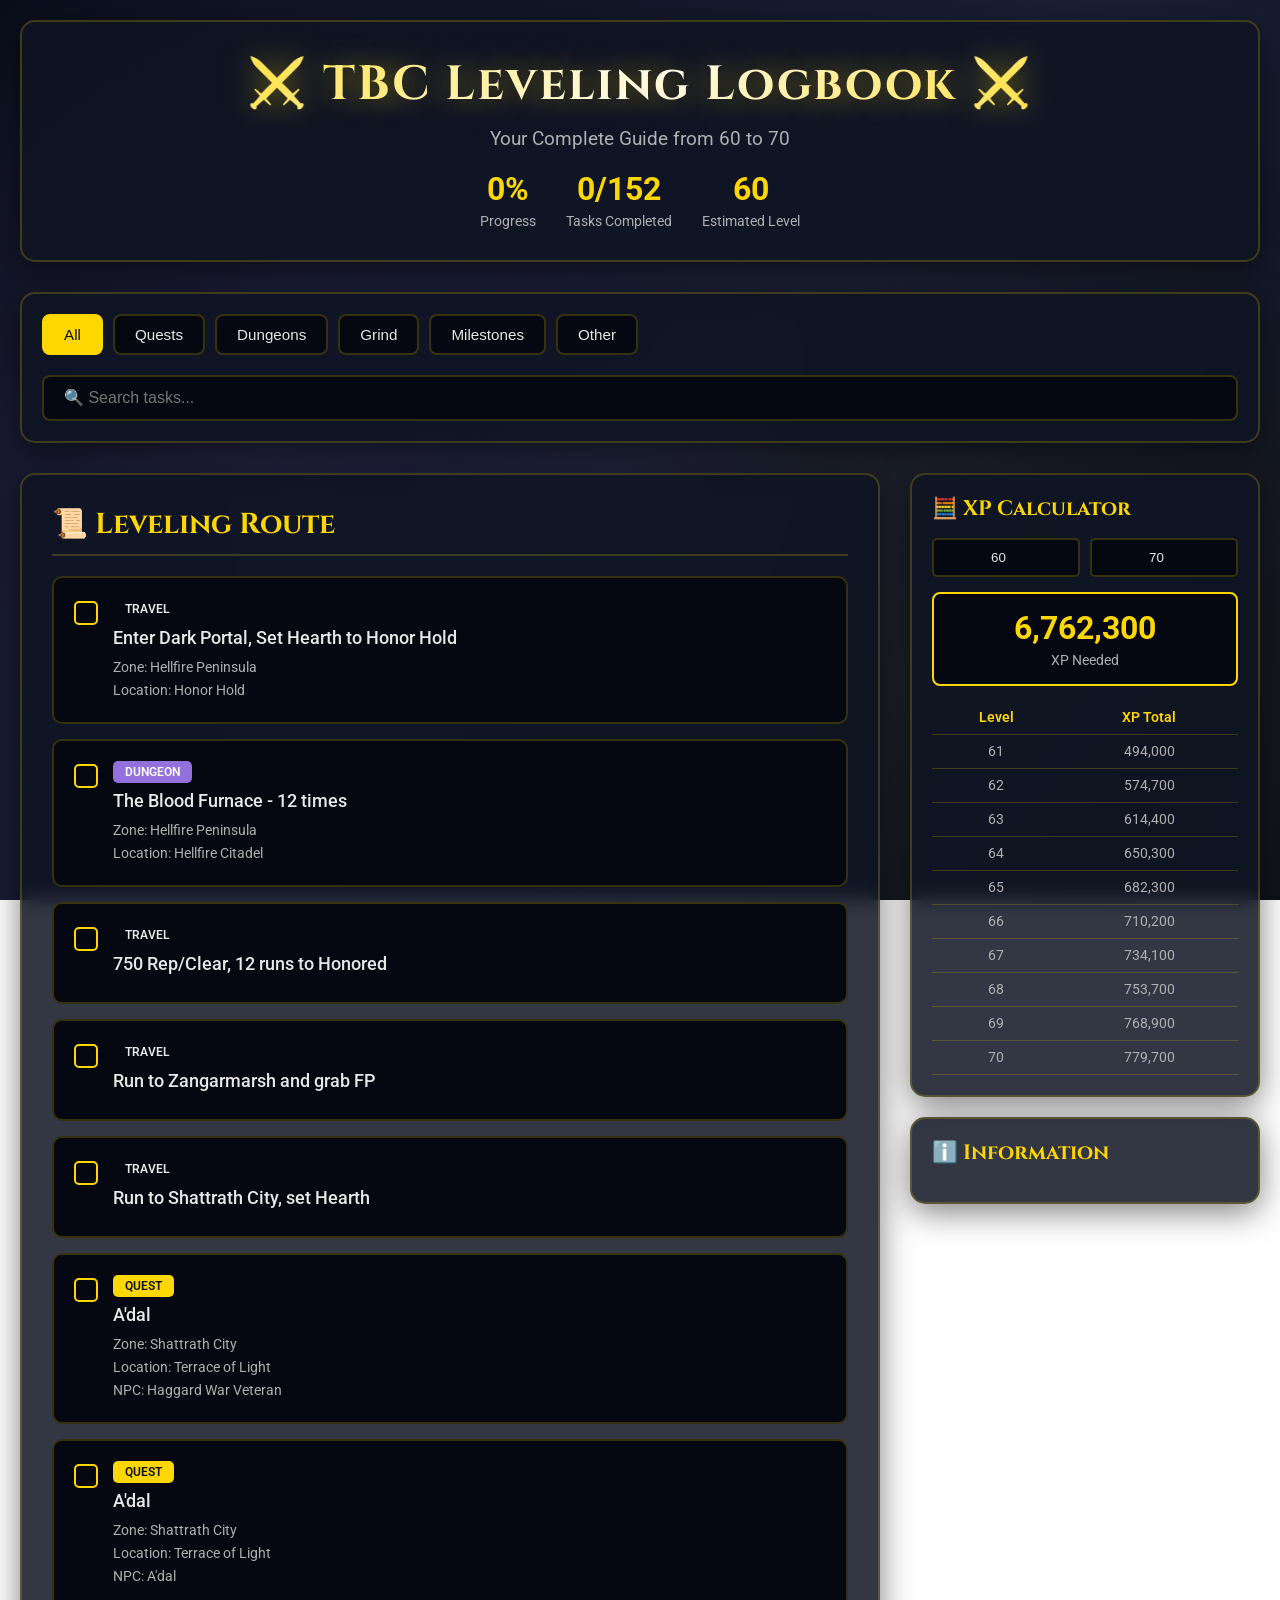
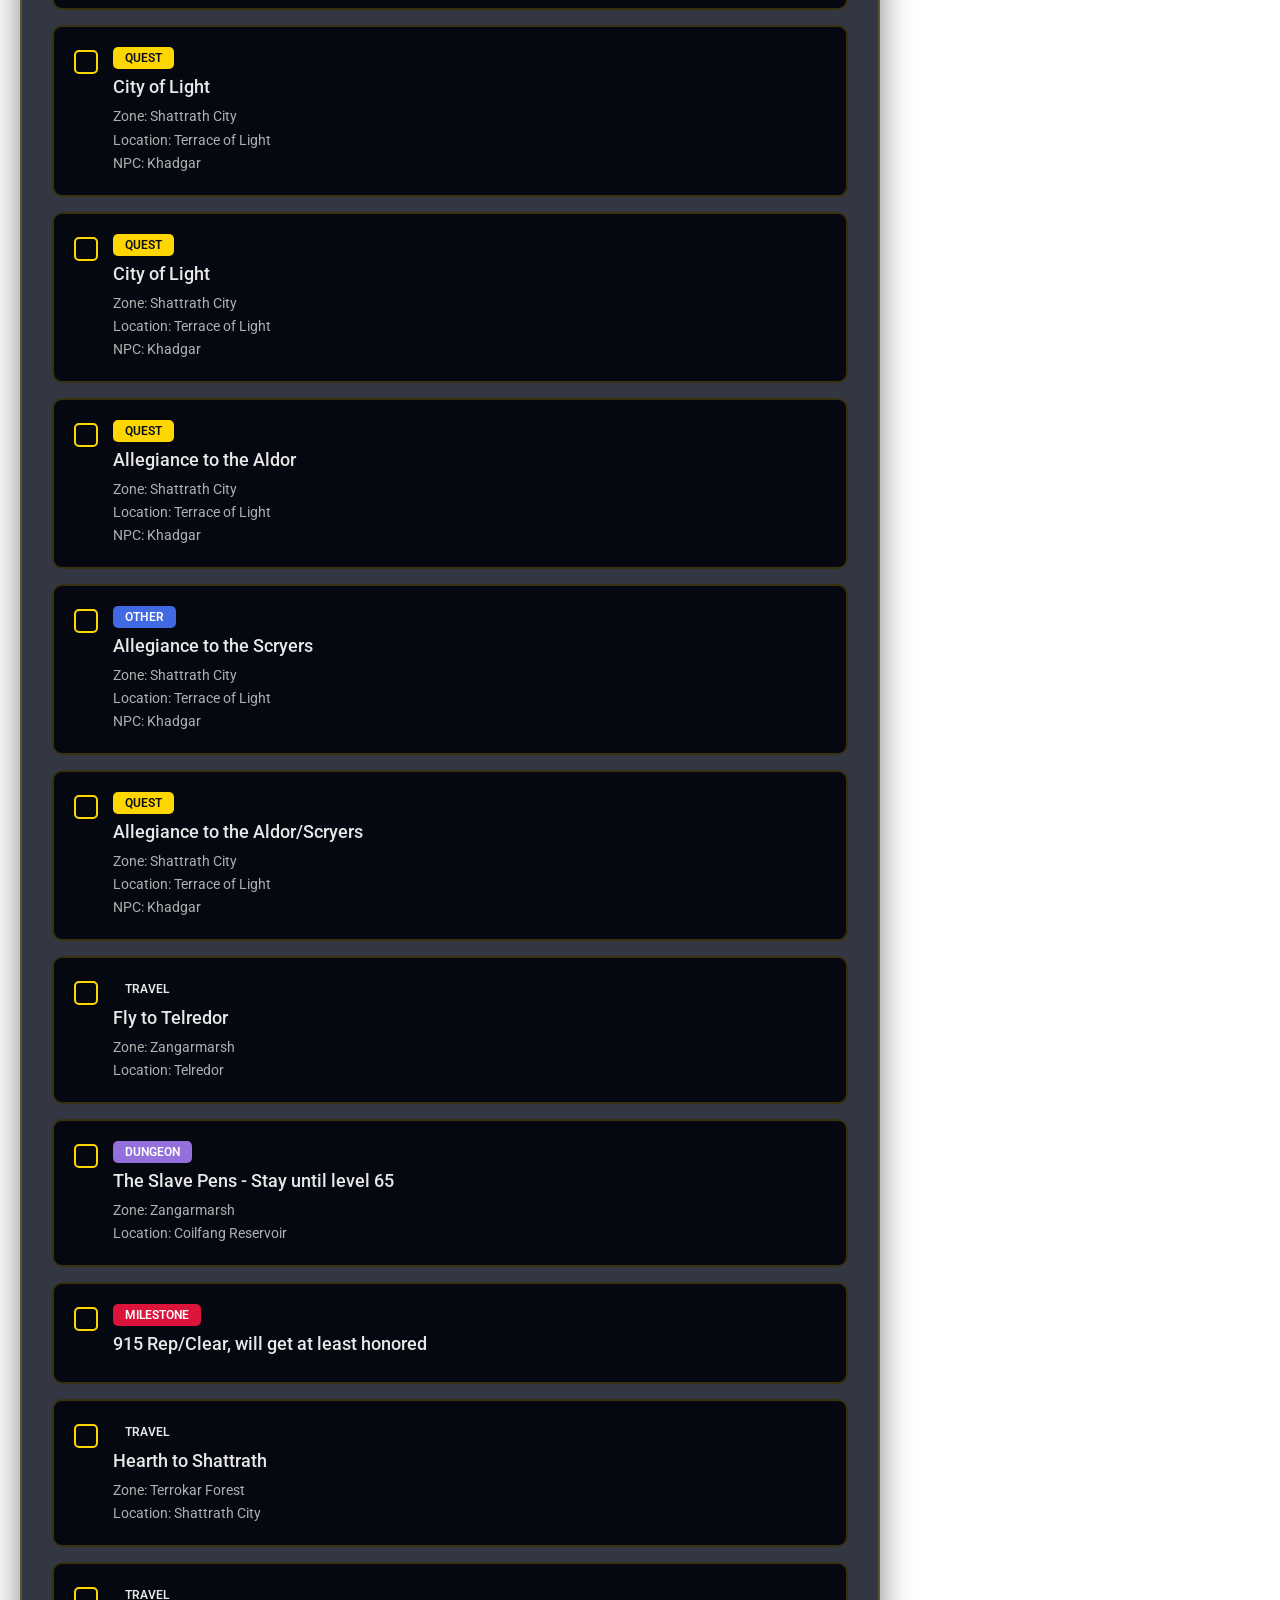
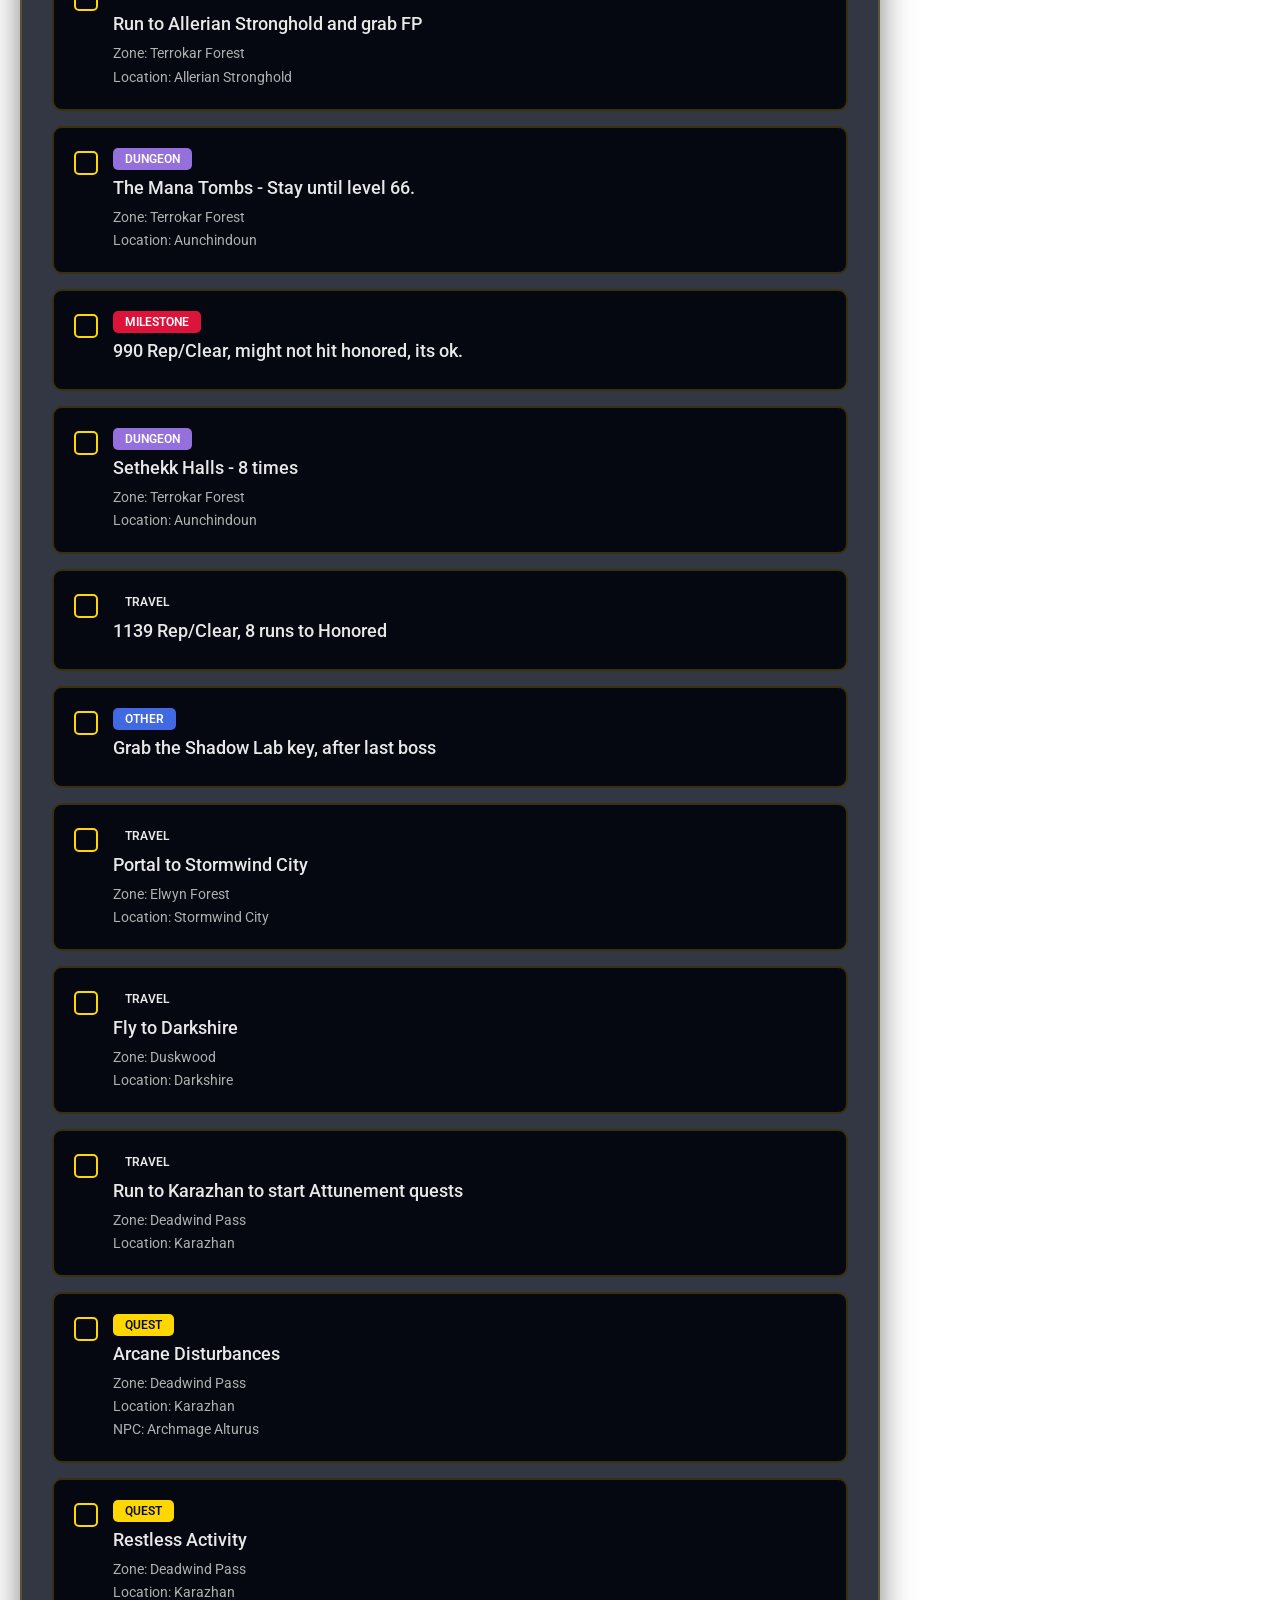
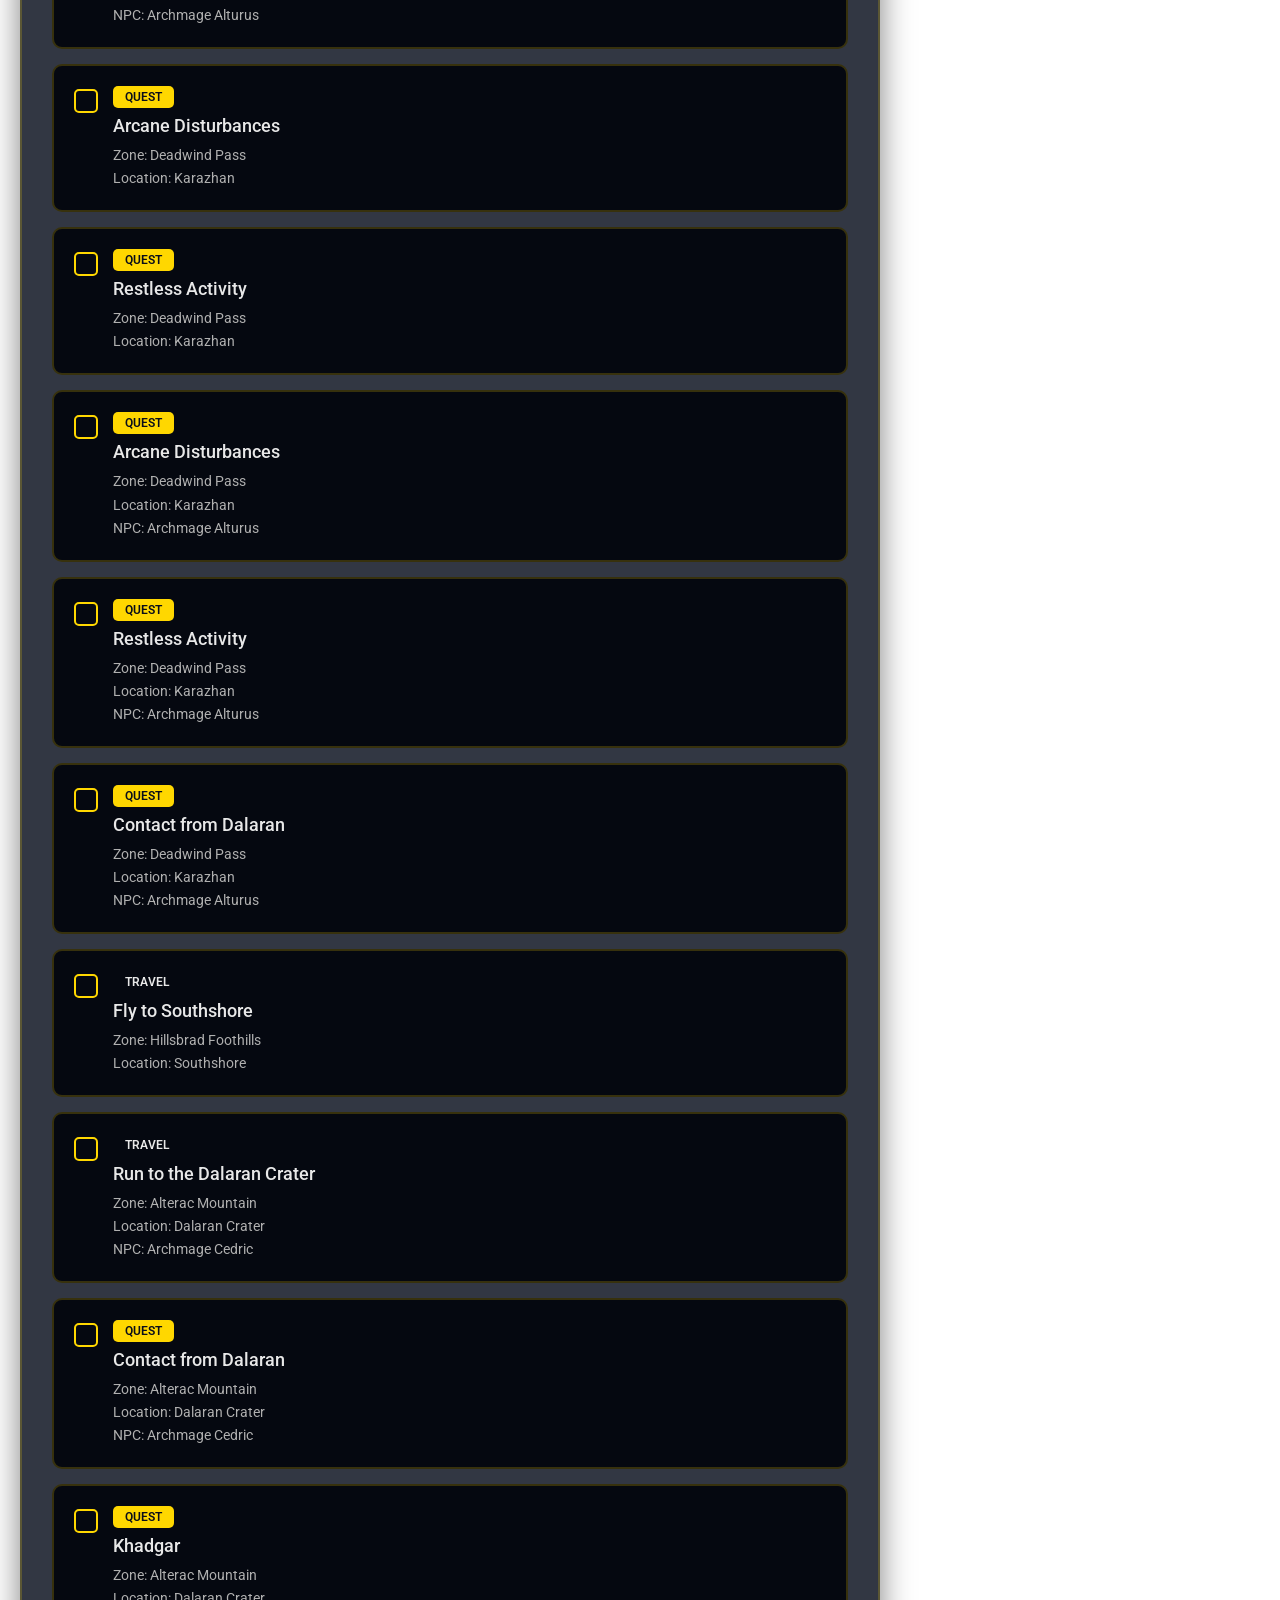
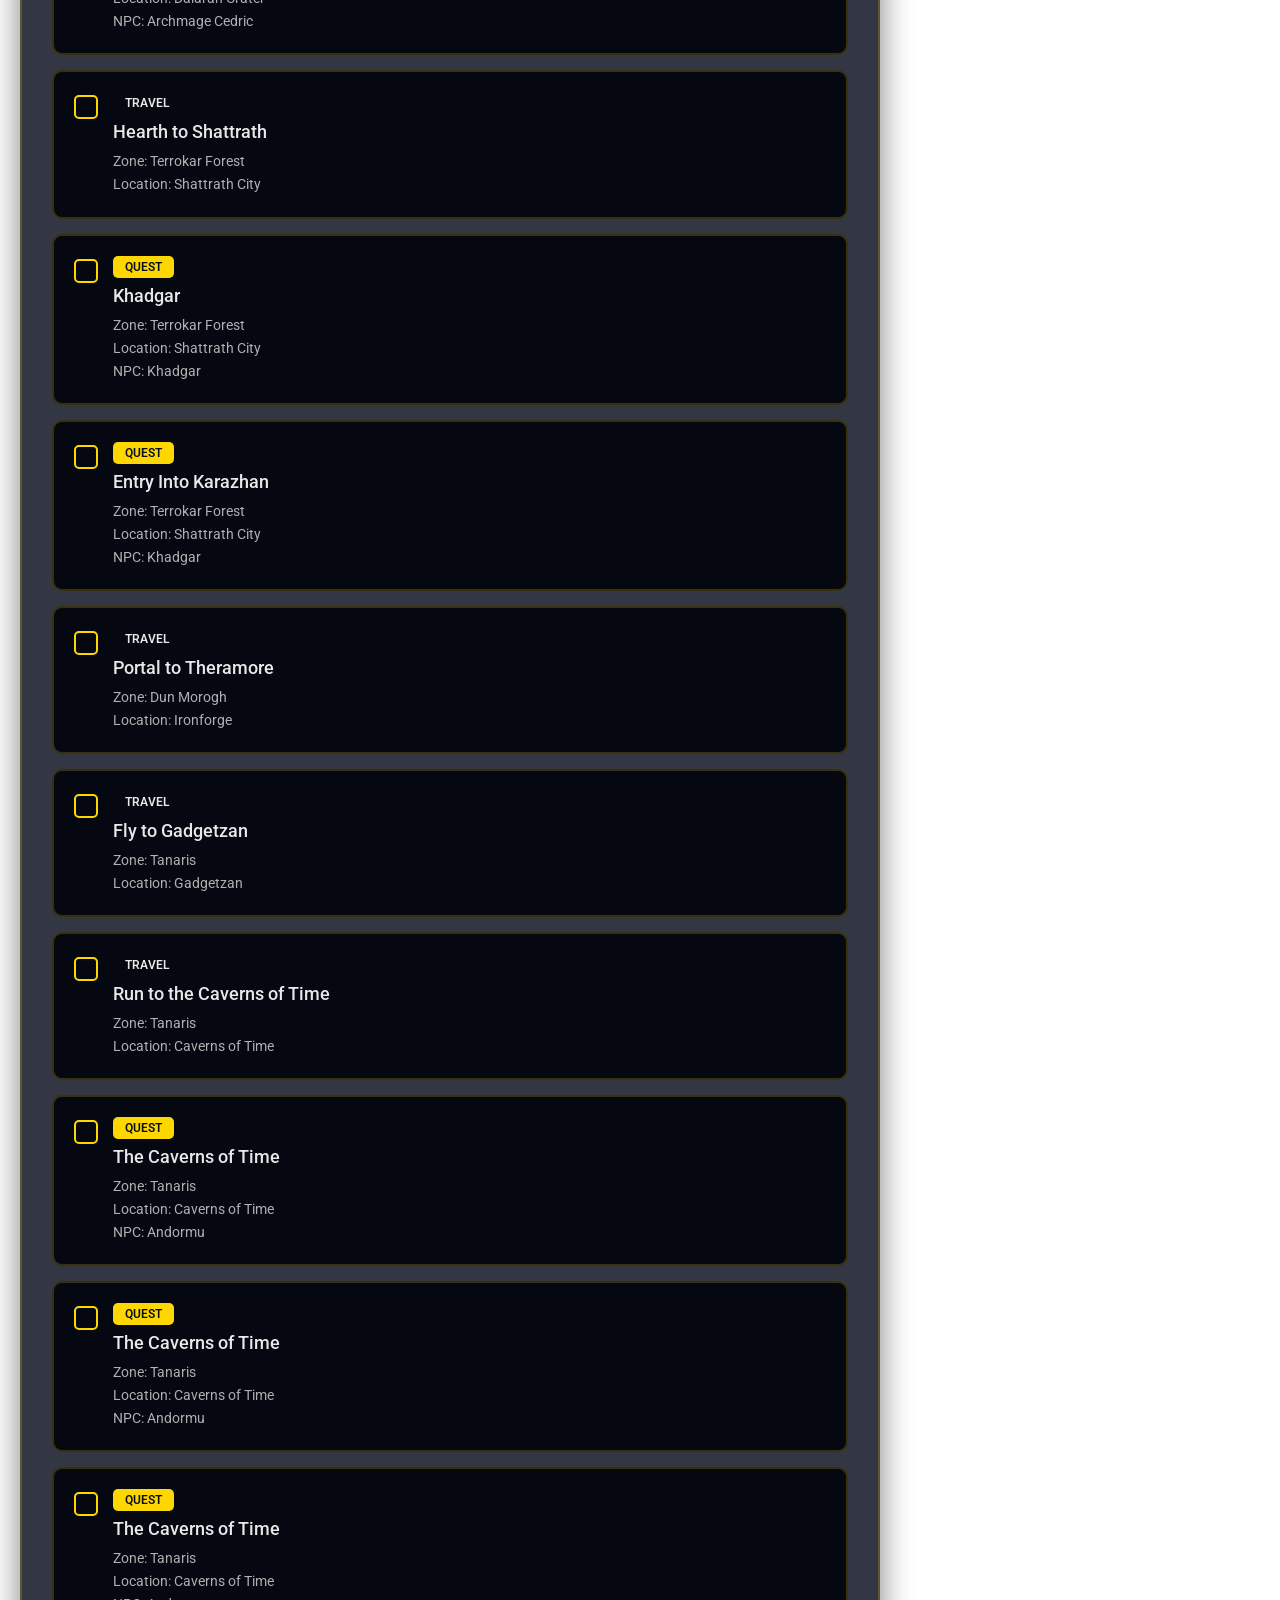
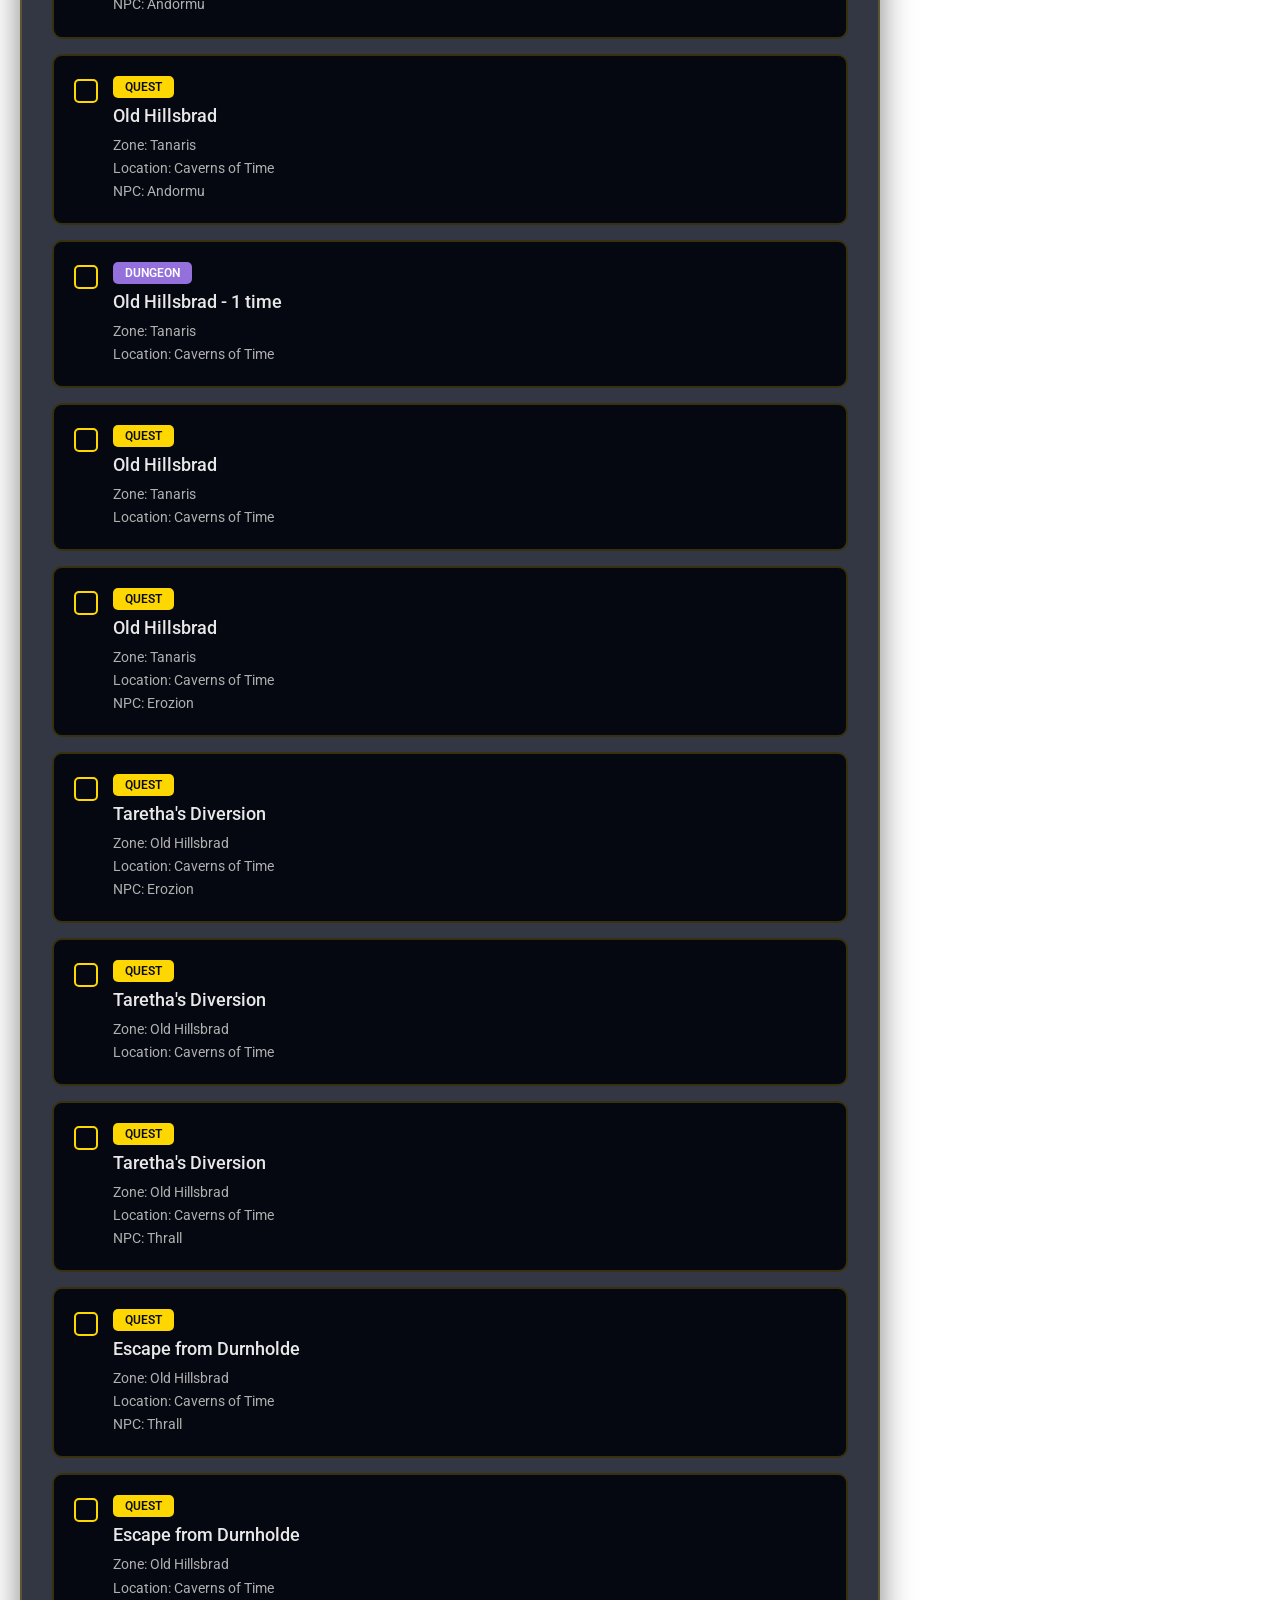
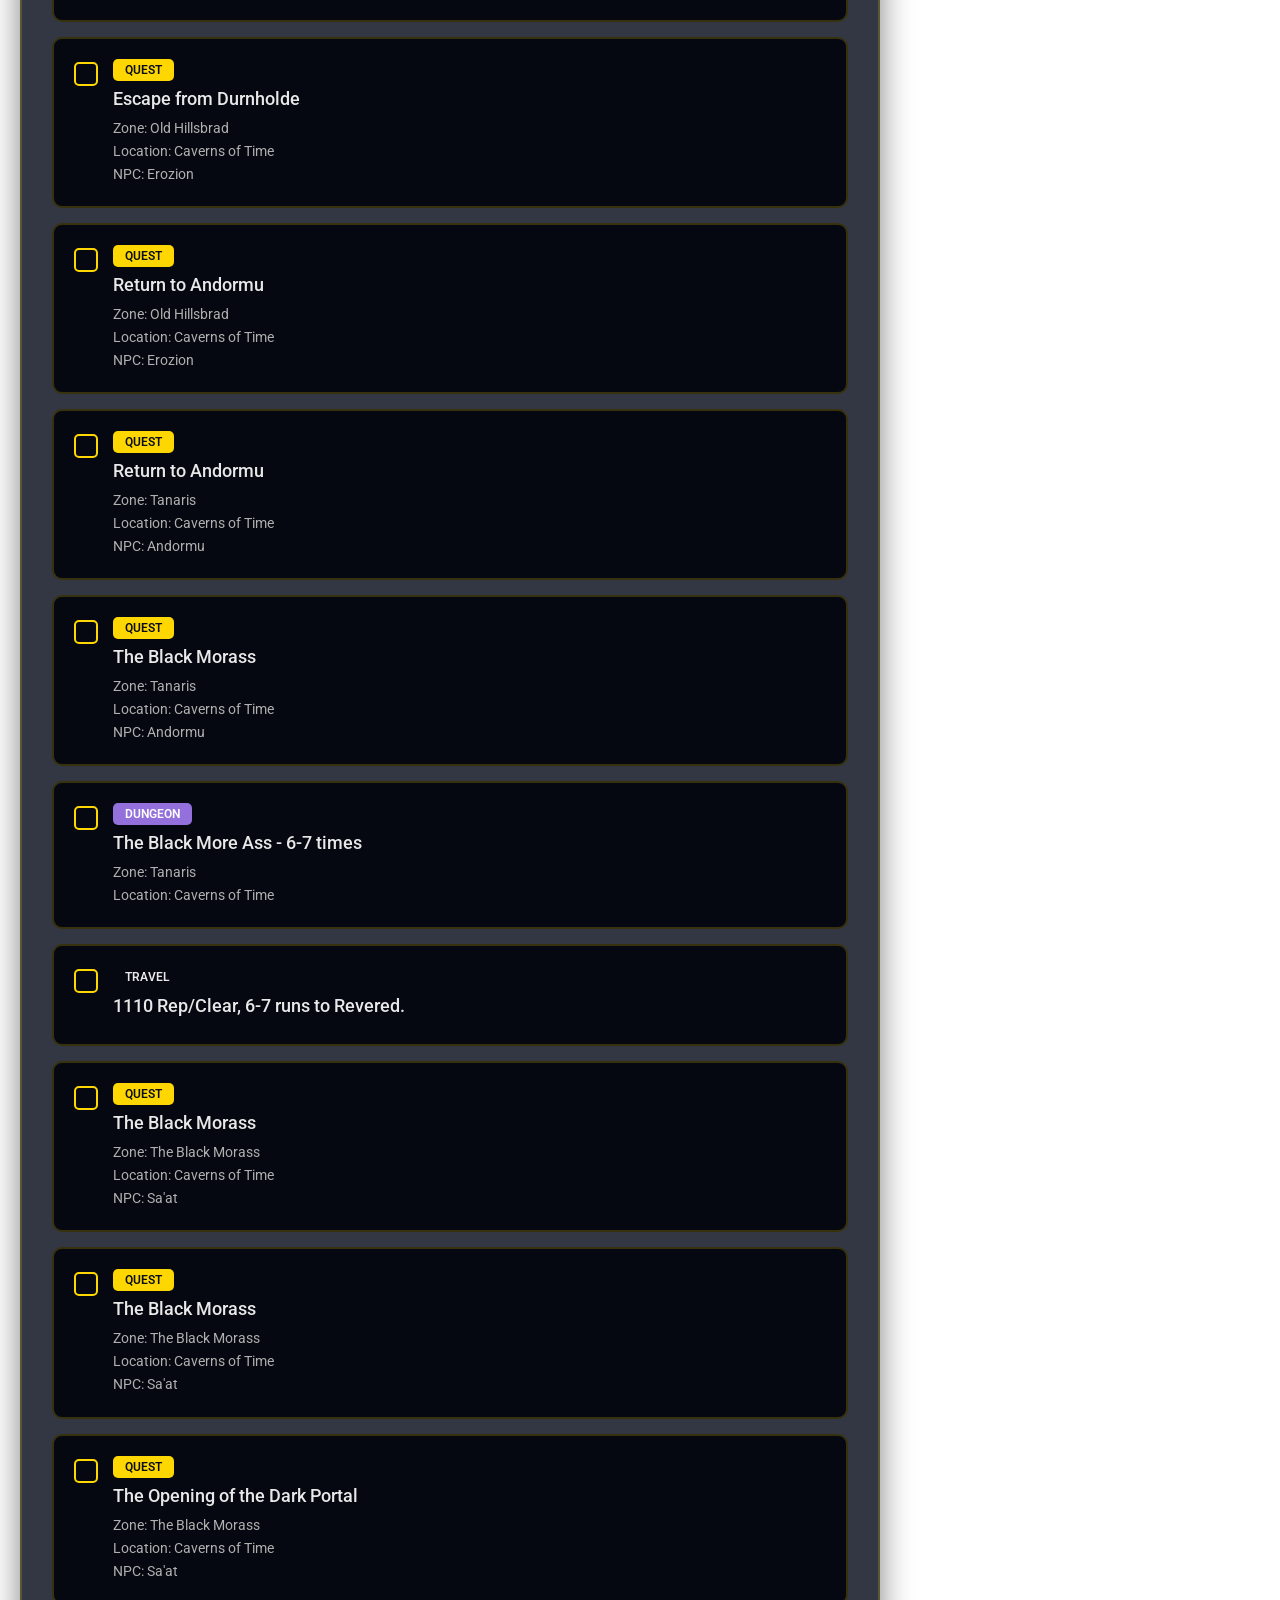
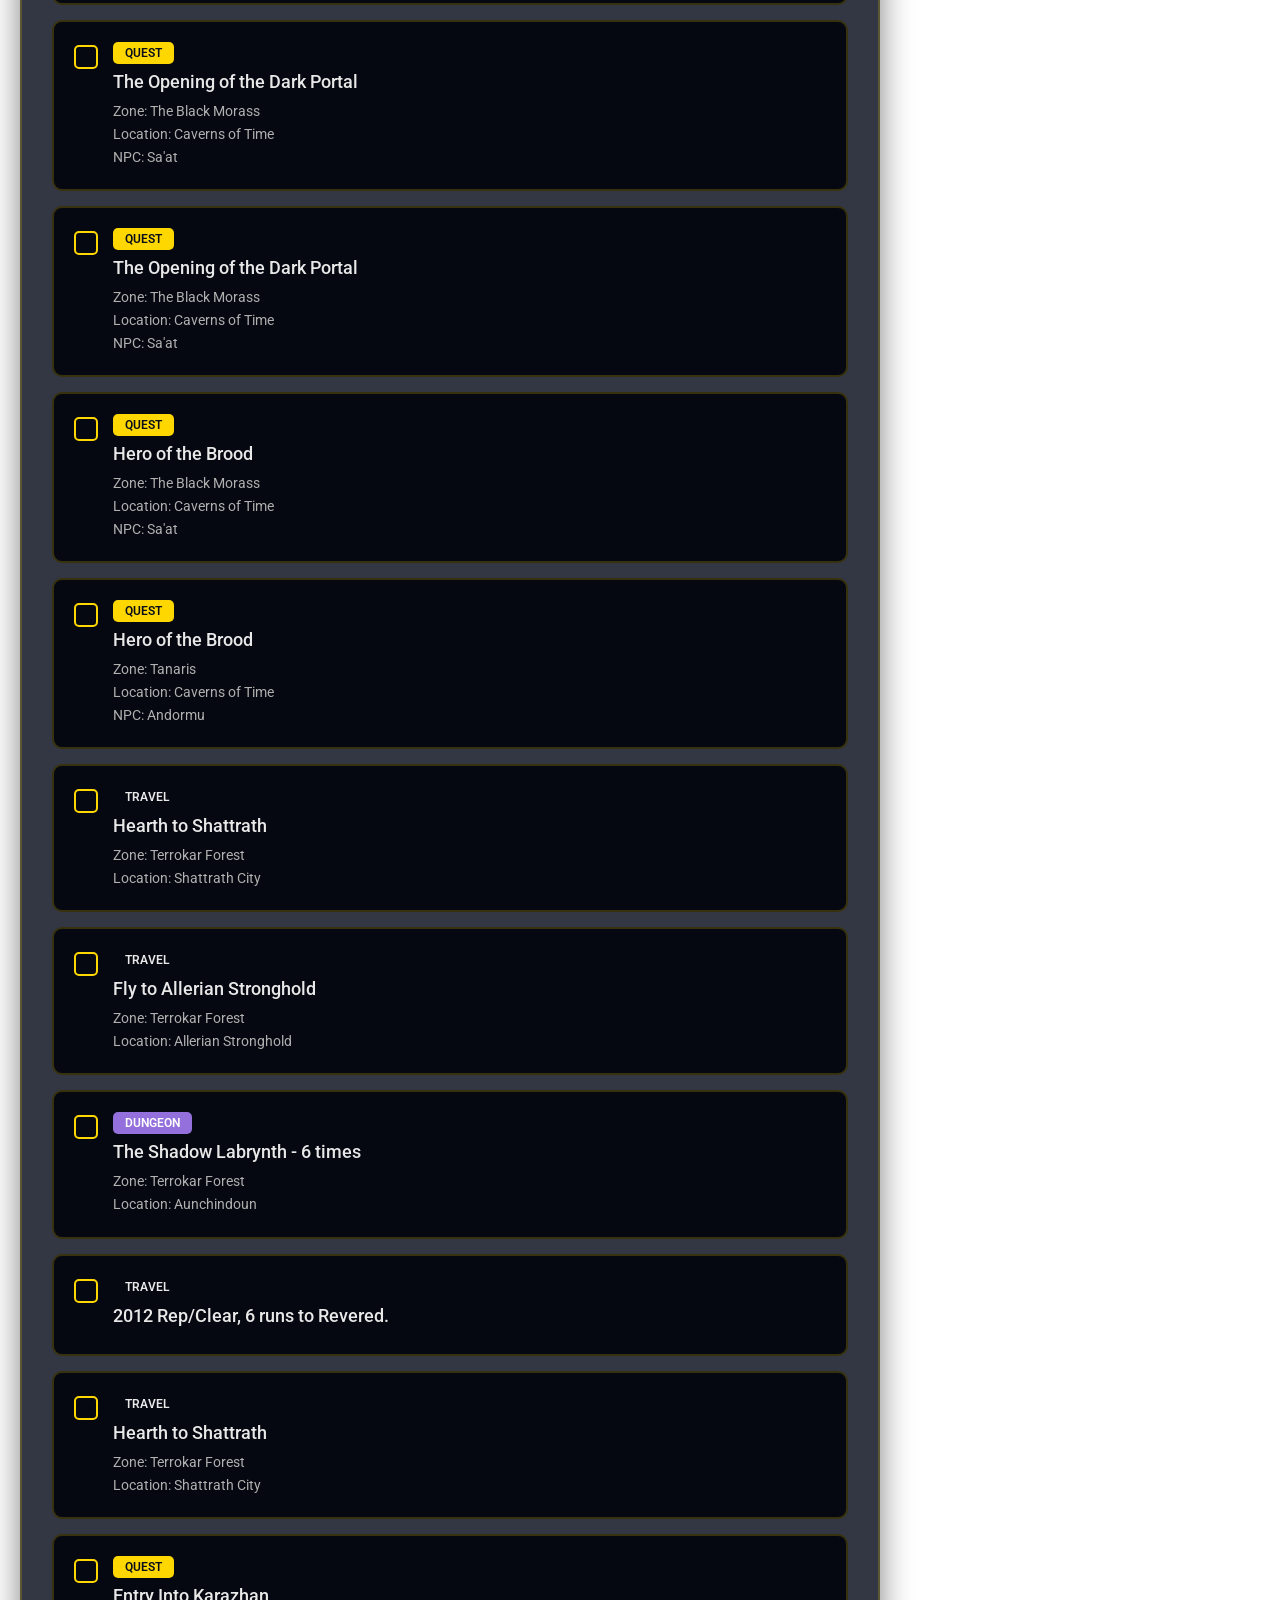
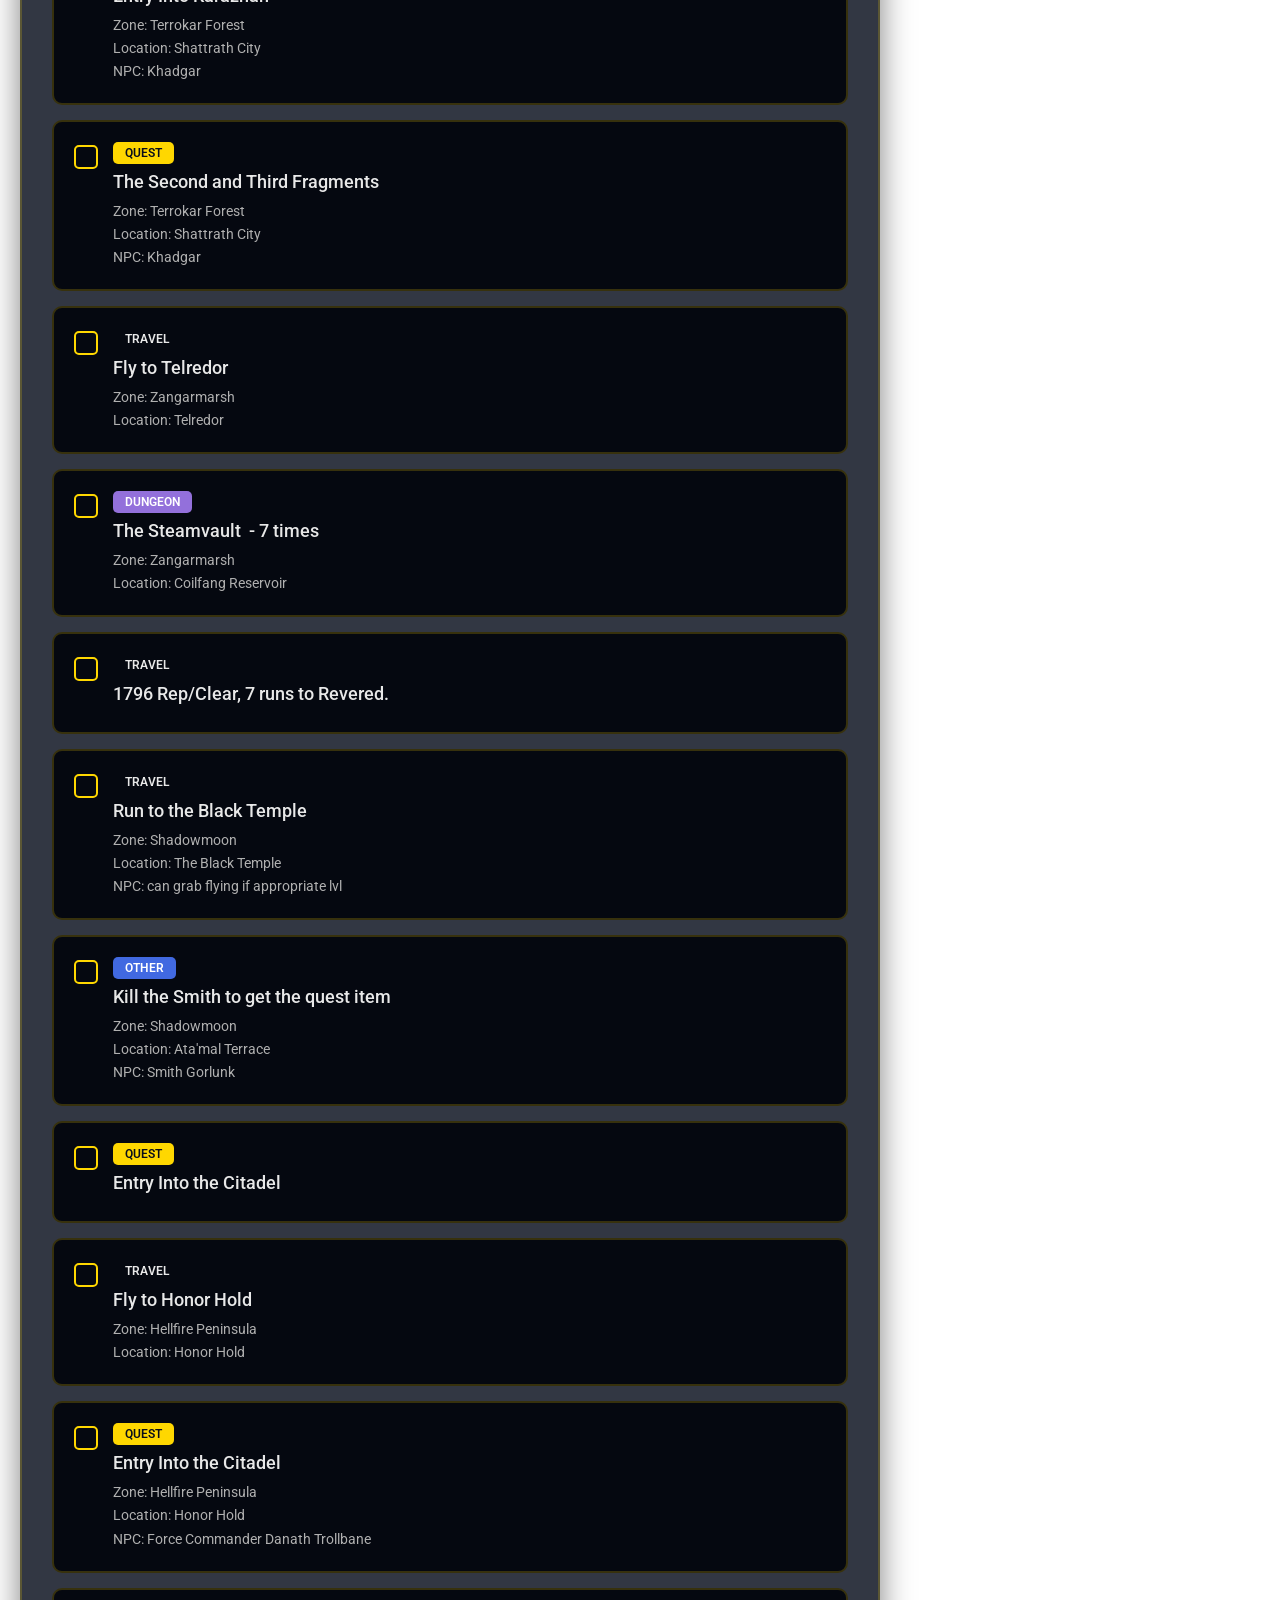
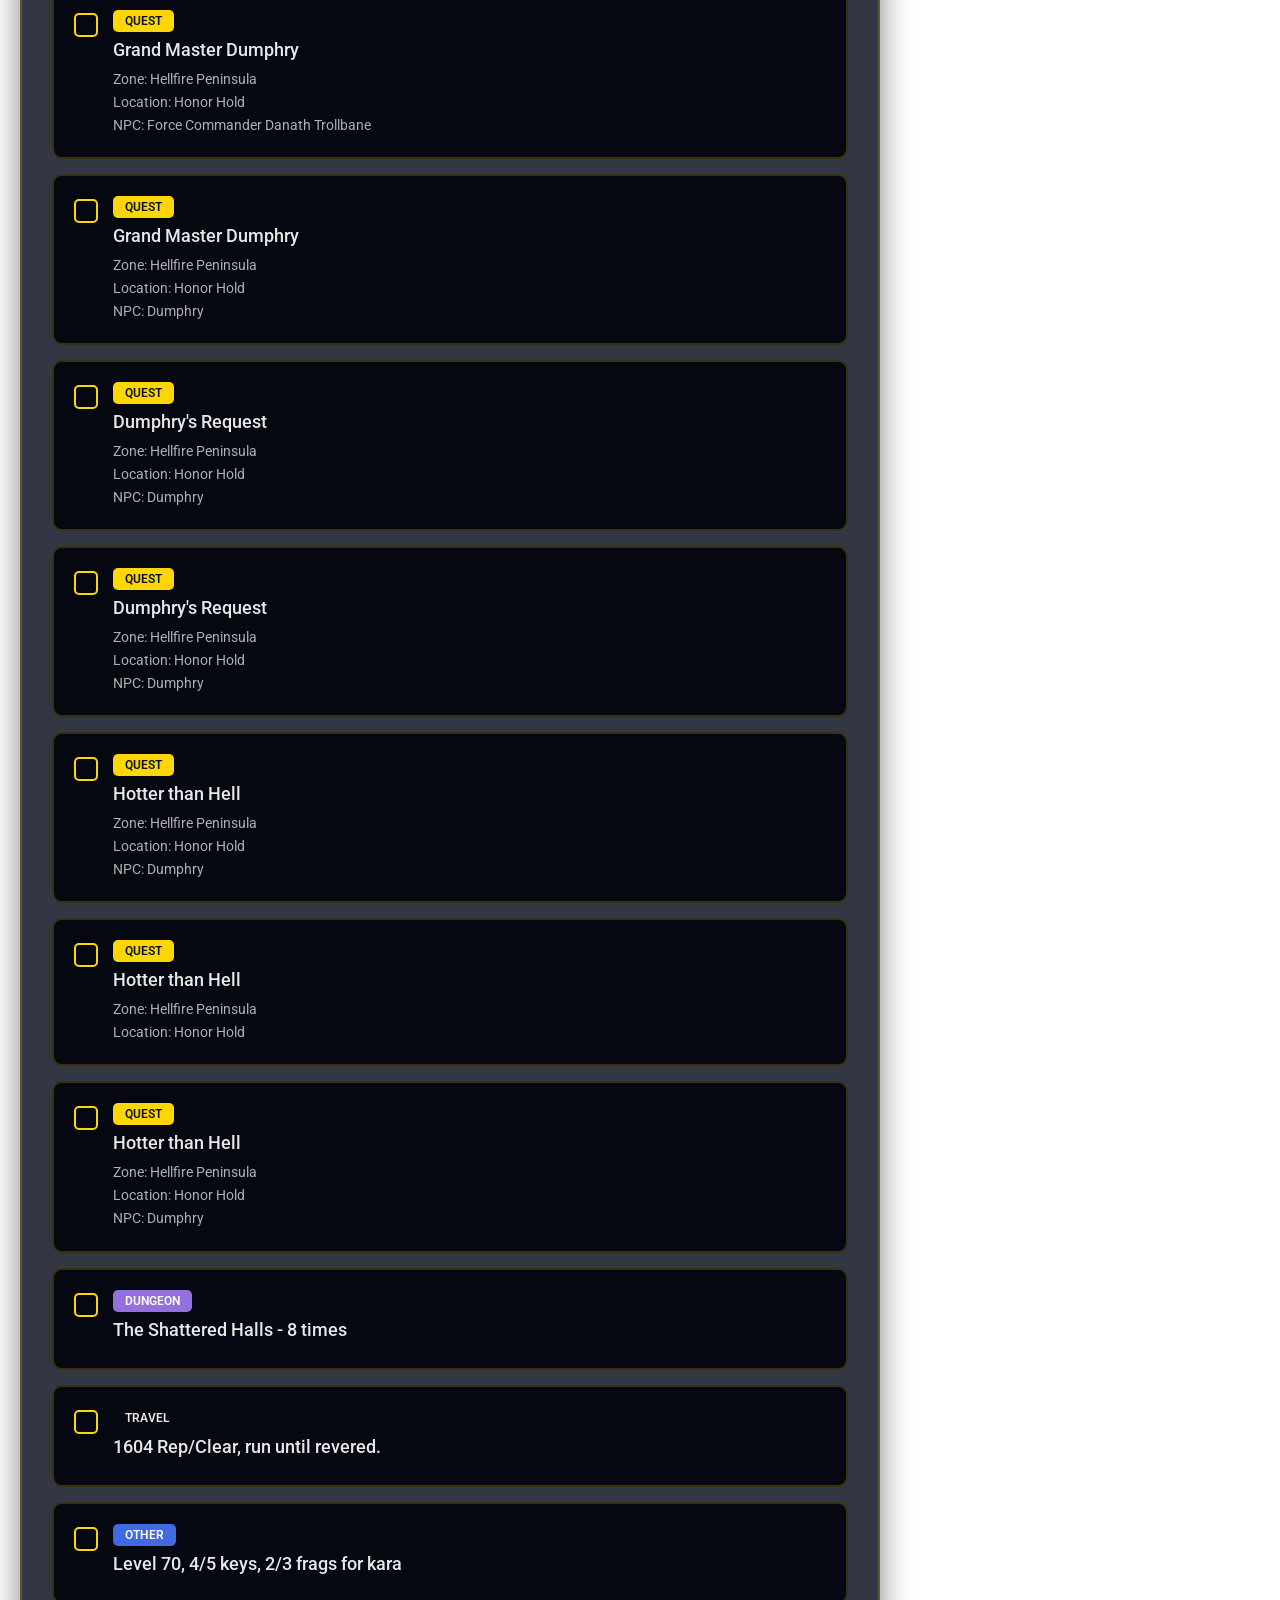
<file: index_final.html>
<!DOCTYPE html>
<html lang="es">

<head>
    <meta charset="UTF-8">
    <meta name="viewport" content="width=device-width, initial-scale=1.0">
    <title>TBC Leveling Logbook | 60-70 Guide</title>
    <style>
        @import url('https://fonts.googleapis.com/css2?family=Cinzel:wght@400;600;700&family=Roboto:wght@300;400;500&display=swap');

        * {
            margin: 0;
            padding: 0;
            box-sizing: border-box;
        }

        :root {
            --bg-dark: #0a0e1a;
            --bg-darker: #050810;
            --bg-panel: rgba(15, 20, 35, 0.85);
            --bg-panel-hover: rgba(20, 25, 40, 0.95);
            --gold: #FFD700;
            --gold-dark: #B8860B;
            --purple: #9370DB;
            --purple-dark: #6A4FB3;
            --green: #32CD32;
            --green-dark: #228B22;
            --blue: #4169E1;
            --red: #DC143C;
            --text-primary: #E8E8E8;
            --text-secondary: #B0B0B0;
            --border: rgba(255, 215, 0, 0.2);
            --shadow: 0 8px 32px rgba(0, 0, 0, 0.5);
        }

        body {
            font-family: 'Roboto', sans-serif;
            background: linear-gradient(135deg, #0a0e1a 0%, #1a1f35 50%, #0a0e1a 100%);
            background-attachment: fixed;
            color: var(--text-primary);
            min-height: 100vh;
            overflow-x: hidden;
        }

        body::before {
            content: '';
            position: fixed;
            top: 0;
            left: 0;
            width: 100%;
            height: 100%;
            background:
                radial-gradient(circle at 20% 50%, rgba(147, 112, 219, 0.1) 0%, transparent 50%),
                radial-gradient(circle at 80% 80%, rgba(255, 215, 0, 0.05) 0%, transparent 50%);
            pointer-events: none;
            z-index: 0;
        }

        .container {
            max-width: 1400px;
            margin: 0 auto;
            padding: 20px;
            position: relative;
            z-index: 1;
        }

        header {
            text-align: center;
            padding: 30px 20px;
            background: var(--bg-panel);
            border: 2px solid var(--border);
            border-radius: 15px;
            margin-bottom: 30px;
            backdrop-filter: blur(10px);
            box-shadow: var(--shadow);
            animation: slideDown 0.6s ease-out;
        }

        @keyframes slideDown {
            from {
                opacity: 0;
                transform: translateY(-30px);
            }

            to {
                opacity: 1;
                transform: translateY(0);
            }
        }

        h1 {
            font-family: 'Cinzel', serif;
            font-size: 3rem;
            background: linear-gradient(135deg, var(--gold) 0%, #FFF 50%, var(--gold) 100%);
            -webkit-background-clip: text;
            -webkit-text-fill-color: transparent;
            background-clip: text;
            margin-bottom: 10px;
            text-shadow: 0 0 30px rgba(255, 215, 0, 0.5);
            letter-spacing: 2px;
        }

        .subtitle {
            color: var(--text-secondary);
            font-size: 1.2rem;
            margin-top: 10px;
        }

        .stats {
            display: flex;
            justify-content: center;
            gap: 30px;
            margin-top: 20px;
            flex-wrap: wrap;
        }

        .stat-item {
            text-align: center;
        }

        .stat-value {
            font-size: 2rem;
            font-weight: bold;
            color: var(--gold);
        }

        .stat-label {
            color: var(--text-secondary);
            font-size: 0.9rem;
            margin-top: 5px;
        }

        .controls {
            background: var(--bg-panel);
            border: 2px solid var(--border);
            border-radius: 15px;
            padding: 20px;
            margin-bottom: 30px;
            backdrop-filter: blur(10px);
            box-shadow: var(--shadow);
        }

        .filters {
            display: flex;
            gap: 10px;
            flex-wrap: wrap;
            margin-bottom: 20px;
        }

        .filter-btn {
            padding: 10px 20px;
            border: 2px solid var(--border);
            background: var(--bg-darker);
            color: var(--text-primary);
            border-radius: 8px;
            cursor: pointer;
            transition: all 0.3s ease;
            font-size: 0.95rem;
        }

        .filter-btn:hover {
            background: var(--bg-panel-hover);
            border-color: var(--gold);
            transform: translateY(-2px);
        }

        .filter-btn.active {
            background: var(--gold);
            color: var(--bg-dark);
            border-color: var(--gold);
        }

        .search-box {
            width: 100%;
            padding: 12px 20px;
            background: var(--bg-darker);
            border: 2px solid var(--border);
            border-radius: 8px;
            color: var(--text-primary);
            font-size: 1rem;
        }

        .search-box:focus {
            outline: none;
            border-color: var(--gold);
        }

        .main-content {
            display: grid;
            grid-template-columns: 1fr 350px;
            gap: 30px;
        }

        @media (max-width: 1024px) {
            .main-content {
                grid-template-columns: 1fr;
            }
        }

        .route-section {
            background: var(--bg-panel);
            border: 2px solid var(--border);
            border-radius: 15px;
            padding: 30px;
            backdrop-filter: blur(10px);
            box-shadow: var(--shadow);
        }

        .section-title {
            font-family: 'Cinzel', serif;
            font-size: 1.8rem;
            color: var(--gold);
            margin-bottom: 20px;
            padding-bottom: 10px;
            border-bottom: 2px solid var(--border);
        }

        .task-list {
            display: flex;
            flex-direction: column;
            gap: 15px;
        }

        .task-item {
            background: var(--bg-darker);
            border: 2px solid var(--border);
            border-radius: 10px;
            padding: 20px;
            transition: all 0.3s ease;
            position: relative;
            overflow: hidden;
        }

        .task-item:hover {
            border-color: var(--gold);
            transform: translateX(5px);
        }

        .task-item.completed {
            opacity: 0.6;
        }

        .task-item.completed .task-name {
            text-decoration: line-through;
        }

        .task-header {
            display: flex;
            align-items: flex-start;
            gap: 15px;
        }

        .checkbox {
            width: 24px;
            height: 24px;
            border: 2px solid var(--gold);
            border-radius: 5px;
            cursor: pointer;
            flex-shrink: 0;
            display: flex;
            align-items: center;
            justify-content: center;
            transition: all 0.3s ease;
            margin-top: 3px;
        }

        .checkbox:hover {
            background: rgba(255, 215, 0, 0.1);
            transform: scale(1.1);
        }

        .checkbox.checked {
            background: var(--gold);
        }

        .checkbox.checked::after {
            content: '✓';
            color: var(--bg-dark);
            font-size: 16px;
            font-weight: bold;
        }

        .task-content {
            flex: 1;
        }

        .task-type {
            display: inline-block;
            padding: 4px 12px;
            border-radius: 5px;
            font-size: 0.75rem;
            font-weight: 600;
            text-transform: uppercase;
            margin-bottom: 8px;
        }

        .task-type.quest {
            background: var(--gold);
            color: var(--bg-dark);
        }

        .task-type.dungeon {
            background: var(--purple);
            color: white;
        }

        .task-type.milestone {
            background: var(--red);
            color: white;
        }

        .task-type.grind {
            background: var(--green);
            color: var(--bg-dark);
        }

        .task-type.other {
            background: var(--blue);
            color: white;
        }

        .task-name {
            font-size: 1.1rem;
            font-weight: 500;
            color: var(--text-primary);
            margin-bottom: 8px;
            white-space: pre-wrap;
        }

        .task-notes {
            color: var(--text-secondary);
            font-size: 0.9rem;
            margin-top: 8px;
            line-height: 1.6;
            white-space: pre-wrap;
        }

        .task-rewards {
            color: var(--gold);
            font-size: 0.9rem;
            margin-top: 8px;
            white-space: pre-wrap;
        }

        .sidebar {
            display: flex;
            flex-direction: column;
            gap: 20px;
        }

        .info-panel,
        .calculator-panel {
            background: var(--bg-panel);
            border: 2px solid var(--border);
            border-radius: 15px;
            padding: 20px;
            backdrop-filter: blur(10px);
            box-shadow: var(--shadow);
        }

        .panel-title {
            font-family: 'Cinzel', serif;
            font-size: 1.3rem;
            color: var(--gold);
            margin-bottom: 15px;
        }

        .info-section {
            margin-bottom: 20px;
        }

        .info-section h3 {
            color: var(--purple);
            font-size: 1rem;
            margin-bottom: 10px;
        }

        .info-section ul {
            list-style: none;
            padding-left: 0;
        }

        .info-section li {
            color: var(--text-secondary);
            font-size: 0.9rem;
            margin-bottom: 8px;
            padding-left: 20px;
            position: relative;
        }

        .info-section li::before {
            content: '▸';
            position: absolute;
            left: 0;
            color: var(--gold);
        }

        .calculator-input {
            display: flex;
            gap: 10px;
            margin-bottom: 15px;
        }

        .calculator-input input {
            flex: 1;
            padding: 10px;
            background: var(--bg-darker);
            border: 2px solid var(--border);
            border-radius: 5px;
            color: var(--text-primary);
            text-align: center;
        }

        .calculator-input input:focus {
            outline: none;
            border-color: var(--gold);
        }

        .xp-result {
            background: var(--bg-darker);
            border: 2px solid var(--gold);
            border-radius: 8px;
            padding: 15px;
            text-align: center;
            margin-bottom: 15px;
        }

        .xp-result-value {
            font-size: 2rem;
            font-weight: bold;
            color: var(--gold);
        }

        .xp-result-label {
            color: var(--text-secondary);
            font-size: 0.9rem;
            margin-top: 5px;
        }

        .xp-table {
            width: 100%;
            border-collapse: collapse;
            font-size: 0.9rem;
        }

        .xp-table th,
        .xp-table td {
            padding: 8px;
            text-align: center;
            border-bottom: 1px solid var(--border);
        }

        .xp-table th {
            color: var(--gold);
            font-weight: 600;
        }

        .xp-table td {
            color: var(--text-secondary);
        }

        .loading {
            text-align: center;
            padding: 40px;
            font-size: 1.2rem;
            color: var(--gold);
        }

        .error {
            background: rgba(220, 20, 60, 0.2);
            border: 2px solid var(--red);
            border-radius: 10px;
            padding: 20px;
            margin: 20px 0;
            color: var(--red);
        }
    </style>
</head>

<body>
    <div class="container">
        <header>
            <h1>⚔️ TBC Leveling Logbook ⚔️</h1>
            <p class="subtitle">Your Complete Guide from 60 to 70</p>
            <div class="stats">
                <div class="stat-item">
                    <div class="stat-value" id="progress-percent">0%</div>
                    <div class="stat-label">Progress</div>
                </div>
                <div class="stat-item">
                    <div class="stat-value" id="tasks-completed">0/0</div>
                    <div class="stat-label">Tasks Completed</div>
                </div>
                <div class="stat-item">
                    <div class="stat-value" id="estimated-level">60</div>
                    <div class="stat-label">Estimated Level</div>
                </div>
            </div>
        </header>

        <div class="controls">
            <div class="filters">
                <button class="filter-btn active" data-filter="all">All</button>
                <button class="filter-btn" data-filter="quest">Quests</button>
                <button class="filter-btn" data-filter="dungeon">Dungeons</button>
                <button class="filter-btn" data-filter="grind">Grind</button>
                <button class="filter-btn" data-filter="milestone">Milestones</button>
                <button class="filter-btn" data-filter="other">Other</button>
            </div>
            <input type="text" class="search-box" id="search-box" placeholder="🔍 Search tasks...">
        </div>

        <div class="main-content">
            <div class="route-section">
                <h2 class="section-title">📜 Leveling Route</h2>
                <div id="task-list" class="task-list">
                    <div class="loading">Loading tasks...</div>
                </div>
            </div>

            <div class="sidebar">
                <div class="calculator-panel">
                    <h3 class="panel-title">🧮 XP Calculator</h3>
                    <div class="calculator-input">
                        <input type="number" id="current-level" placeholder="Current Level" min="60" max="70"
                            value="60">
                        <input type="number" id="target-level" placeholder="Target Level" min="60" max="70" value="70">
                    </div>
                    <div class="xp-result">
                        <div class="xp-result-value" id="xp-needed">0</div>
                        <div class="xp-result-label">XP Needed</div>
                    </div>
                    <table class="xp-table">
                        <thead>
                            <tr>
                                <th>Level</th>
                                <th>XP Total</th>
                            </tr>
                        </thead>
                        <tbody id="xp-table-body">
                        </tbody>
                    </table>
                </div>

                <div class="info-panel" id="info-panel">
                    <h3 class="panel-title">ℹ️ Information</h3>
                    <div class="loading">Loading info...</div>
                </div>
            </div>
        </div>
    </div>

    <script>
        // State management
        let DATA = null;
        let completedTasks = new Set();
        let currentFilter = 'all';
        let searchQuery = '';

        // Load saved progress
        function loadProgress() {
            const saved = localStorage.getItem('tbc-leveling-progress');
            if (saved) {
                completedTasks = new Set(JSON.parse(saved));
            }
        }

        // Save progress
        function saveProgress() {
            localStorage.setItem('tbc-leveling-progress', JSON.stringify([...completedTasks]));
        }

        // Toggle task completion
        function toggleTask(taskId) {
            if (completedTasks.has(taskId)) {
                completedTasks.delete(taskId);
            } else {
                completedTasks.add(taskId);
            }
            saveProgress();
            renderTasks();
            updateStats();
        }

        // Render tasks
        function renderTasks() {
            const taskList = document.getElementById('task-list');
            taskList.innerHTML = '';

            if (!DATA || !DATA.route) {
                taskList.innerHTML = '<div class="error">Error: No data loaded</div>';
                return;
            }

            const filteredTasks = DATA.route.filter(task => {
                const matchesFilter = currentFilter === 'all' || task.type === currentFilter;
                const matchesSearch = searchQuery === '' ||
                    task.name.toLowerCase().includes(searchQuery.toLowerCase()) ||
                    (task.notes && task.notes.toLowerCase().includes(searchQuery.toLowerCase()));
                return matchesFilter && matchesSearch;
            });

            console.log(`[TBC] Rendering ${filteredTasks.length} tasks`);

            filteredTasks.forEach(task => {
                const taskEl = document.createElement('div');
                taskEl.className = `task-item ${task.type} ${completedTasks.has(task.id) ? 'completed' : ''}`;

                const checkbox = document.createElement('div');
                checkbox.className = `checkbox ${completedTasks.has(task.id) ? 'checked' : ''}`;
                checkbox.setAttribute('data-task-id', task.id);

                const typeLabel = document.createElement('span');
                typeLabel.className = `task-type ${task.type}`;
                typeLabel.textContent = task.type;

                const taskName = document.createElement('div');
                taskName.className = 'task-name';
                taskName.textContent = task.name;

                const taskContent = document.createElement('div');
                taskContent.className = 'task-content';
                taskContent.appendChild(typeLabel);
                taskContent.appendChild(taskName);

                if (task.notes) {
                    const notes = document.createElement('div');
                    notes.className = 'task-notes';
                    notes.textContent = task.notes;
                    taskContent.appendChild(notes);
                }

                if (task.rewards) {
                    const rewards = document.createElement('div');
                    rewards.className = 'task-rewards';
                    rewards.textContent = '💰 ' + task.rewards;
                    taskContent.appendChild(rewards);
                }

                const taskHeader = document.createElement('div');
                taskHeader.className = 'task-header';
                taskHeader.appendChild(checkbox);
                taskHeader.appendChild(taskContent);

                taskEl.appendChild(taskHeader);
                taskList.appendChild(taskEl);
            });

            console.log(`[TBC] Rendered ${filteredTasks.length} tasks successfully`);
        }

        // Update statistics
        function updateStats() {
            if (!DATA || !DATA.route) return;

            const total = DATA.route.length;
            const completed = completedTasks.size;
            const percent = Math.round((completed / total) * 100);
            const estimatedLevel = 60 + Math.floor((completed / total) * 10);

            document.getElementById('progress-percent').textContent = percent + '%';
            document.getElementById('tasks-completed').textContent = `${completed}/${total}`;
            document.getElementById('estimated-level').textContent = estimatedLevel;
        }

        // Render info sections
        function renderInfoSections() {
            if (!DATA || !DATA.introduction) return;

            const infoPanel = document.getElementById('info-panel');
            infoPanel.innerHTML = '<h3 class="panel-title">ℹ️ Information</h3>';

            const intro = DATA.introduction;

            if (intro.general_tips) {
                const section = document.createElement('div');
                section.className = 'info-section';
                section.innerHTML = '<h3>General Tips</h3>';
                const ul = document.createElement('ul');
                intro.general_tips.forEach(tip => {
                    const li = document.createElement('li');
                    li.textContent = tip;
                    ul.appendChild(li);
                });
                section.appendChild(ul);
                infoPanel.appendChild(section);
            }

            if (intro.key_requirements) {
                const section = document.createElement('div');
                section.className = 'info-section';
                section.innerHTML = '<h3>Key Requirements</h3>';
                const ul = document.createElement('ul');
                intro.key_requirements.forEach(req => {
                    const li = document.createElement('li');
                    li.textContent = req;
                    ul.appendChild(li);
                });
                section.appendChild(ul);
                infoPanel.appendChild(section);
            }
        }

        // XP Table data
        const XP_TABLE = {
            61: 494000,
            62: 574700,
            63: 614400,
            64: 650300,
            65: 682300,
            66: 710200,
            67: 734100,
            68: 753700,
            69: 768900,
            70: 779700
        };

        // Calculate XP
        function calculateXP() {
            const currentLevel = parseInt(document.getElementById('current-level').value) || 60;
            const targetLevel = parseInt(document.getElementById('target-level').value) || 70;

            let totalXP = 0;
            for (let level = currentLevel + 1; level <= targetLevel; level++) {
                totalXP += XP_TABLE[level] || 0;
            }

            document.getElementById('xp-needed').textContent = totalXP.toLocaleString();
        }

        // Render XP table
        function renderXPTable() {
            const tbody = document.getElementById('xp-table-body');
            tbody.innerHTML = '';

            for (let level = 61; level <= 70; level++) {
                const row = document.createElement('tr');
                row.innerHTML = `
          <td>${level}</td>
          <td>${XP_TABLE[level].toLocaleString()}</td>
        `;
                tbody.appendChild(row);
            }
        }

        // Setup filters
        function setupFilters() {
            document.querySelectorAll('.filter-btn').forEach(btn => {
                btn.addEventListener('click', () => {
                    document.querySelectorAll('.filter-btn').forEach(b => b.classList.remove('active'));
                    btn.classList.add('active');
                    currentFilter = btn.dataset.filter;
                    renderTasks();
                });
            });
        }

        // Setup search
        function setupSearch() {
            document.getElementById('search-box').addEventListener('input', (e) => {
                searchQuery = e.target.value;
                renderTasks();
            });
        }

        // Setup calculator
        function setupCalculator() {
            document.getElementById('current-level').addEventListener('input', calculateXP);
            document.getElementById('target-level').addEventListener('input', calculateXP);
        }

        // Setup event delegation for checkboxes
        function setupCheckboxDelegation() {
            document.addEventListener('click', function (event) {
                const checkbox = event.target.closest('.checkbox');
                if (checkbox) {
                    const taskId = parseInt(checkbox.getAttribute('data-task-id'));
                    if (!isNaN(taskId)) {
                        console.log('[TBC] Checkbox clicked, Task ID:', taskId);
                        toggleTask(taskId);
                    }
                }
            });
        }

        // Load data from JSON file
        async function loadData() {
            try {
                console.log('[TBC] Loading data from leveling_data.json...');
                const response = await fetch('leveling_data.json');

                if (!response.ok) {
                    throw new Error(`HTTP error! status: ${response.status}`);
                }

                DATA = await response.json();
                console.log('[TBC] Data loaded successfully:', DATA.route.length, 'tasks');

                // Initialize app
                loadProgress();
                renderInfoSections();
                renderXPTable();
                renderTasks();
                updateStats();
                calculateXP();

            } catch (error) {
                console.error('[TBC] Error loading data:', error);
                document.getElementById('task-list').innerHTML = `
          <div class="error">
            <strong>Error loading data:</strong><br>
            ${error.message}<br><br>
            Make sure <code>leveling_data.json</code> is in the same folder as this HTML file.
          </div>
        `;
            }
        }

        // Initialize app when DOM is ready
        if (document.readyState === 'loading') {
            document.addEventListener('DOMContentLoaded', init);
        } else {
            init();
        }

        function init() {
            setupFilters();
            setupSearch();
            setupCalculator();
            setupCheckboxDelegation();
            loadData();
        }
    </script>
</body>

</html>
</file>
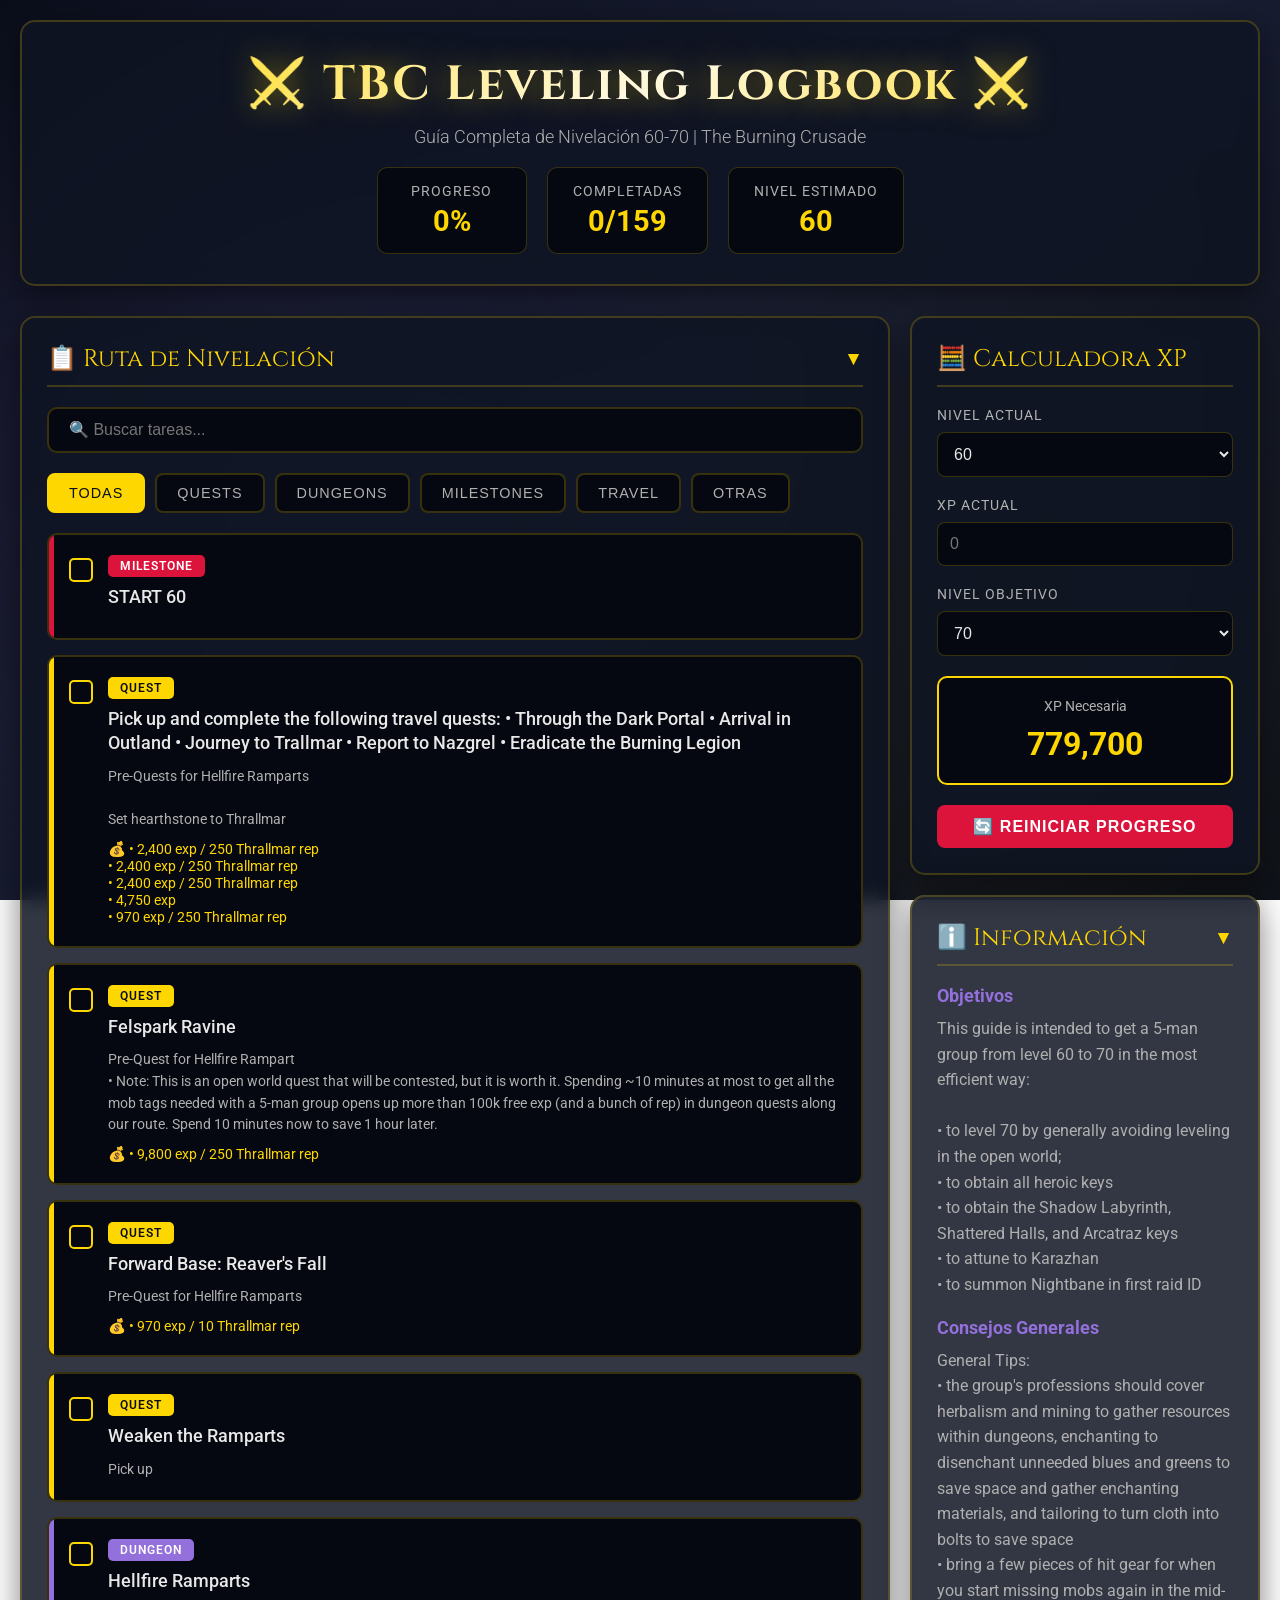
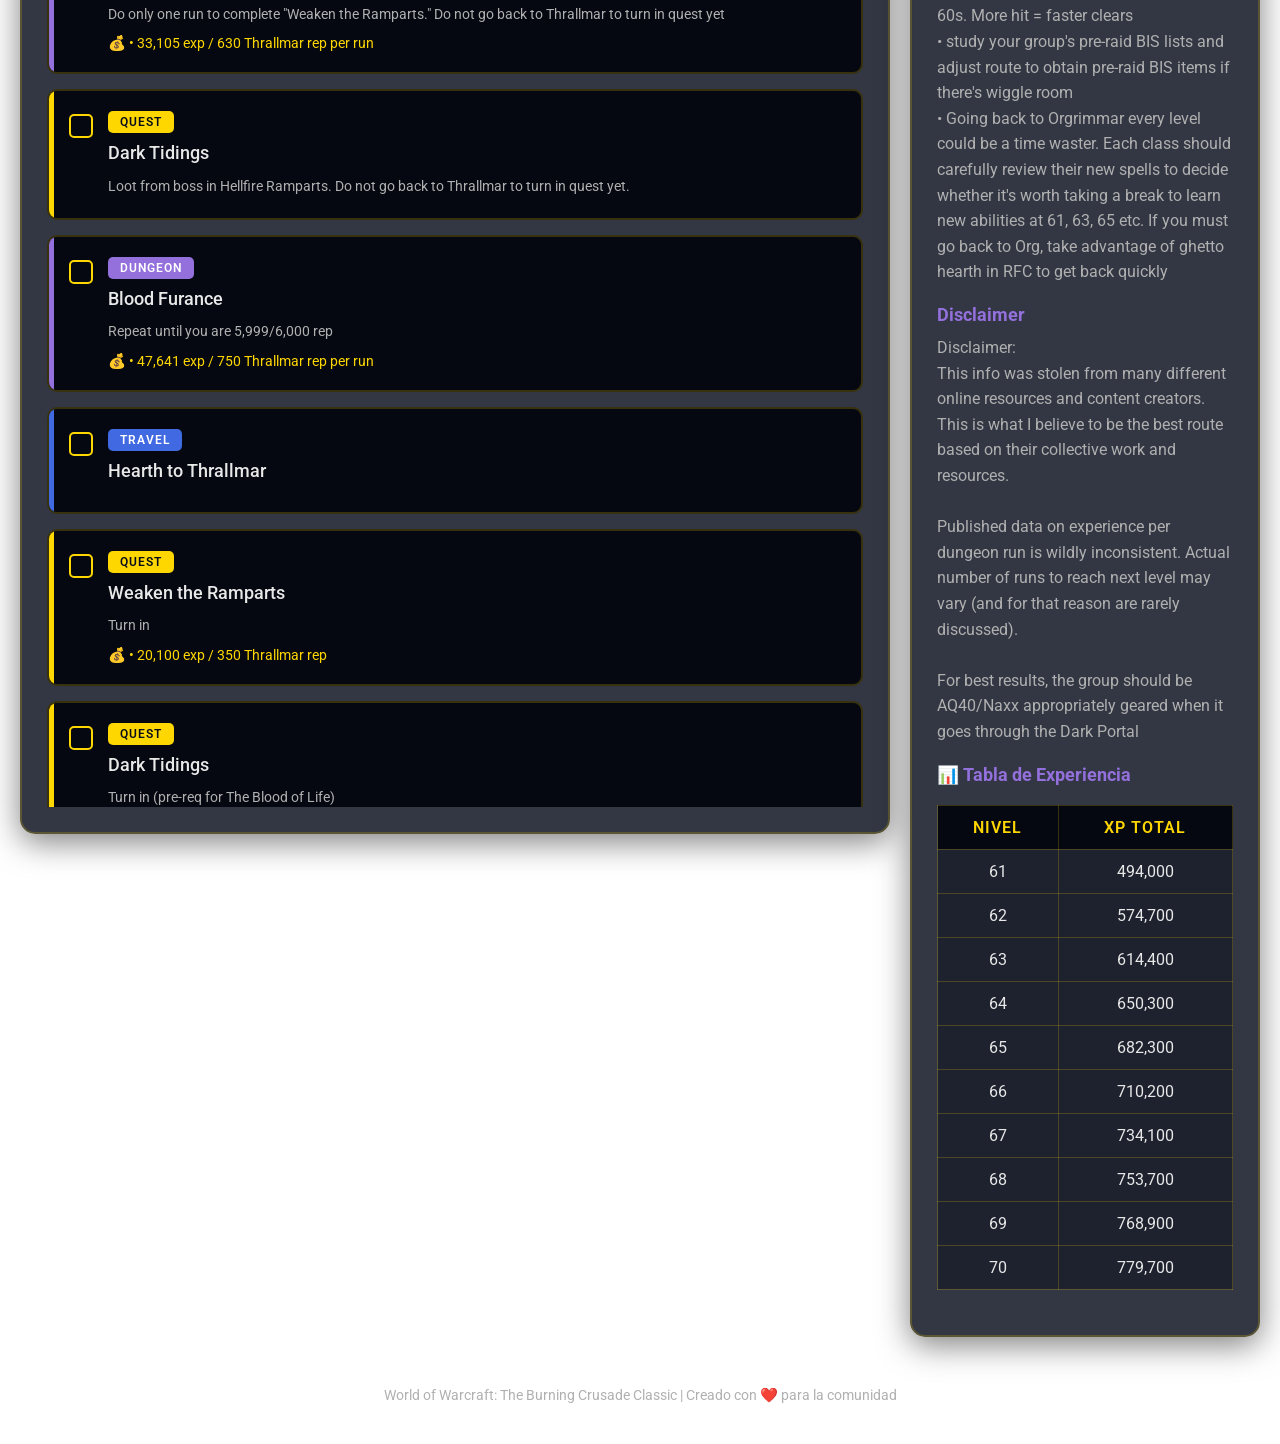
<file: index_fixed.html>
<!DOCTYPE html>
<html lang="es">
<head>
    <meta charset="UTF-8">
    <meta name="viewport" content="width=device-width, initial-scale=1.0">
    <title>TBC Leveling Logbook | 60-70 Guide</title>
    <style>
        @import url('https://fonts.googleapis.com/css2?family=Cinzel:wght@400;600;700&family=Roboto:wght@300;400;500&display=swap');
        
        * {
            margin: 0;
            padding: 0;
            box-sizing: border-box;
        }
        
        :root {
            --bg-dark: #0a0e1a;
            --bg-darker: #050810;
            --bg-panel: rgba(15, 20, 35, 0.85);
            --bg-panel-hover: rgba(20, 25, 40, 0.95);
            --gold: #FFD700;
            --gold-dark: #B8860B;
            --purple: #9370DB;
            --purple-dark: #6A4FB3;
            --green: #32CD32;
            --green-dark: #228B22;
            --blue: #4169E1;
            --red: #DC143C;
            --text-primary: #E8E8E8;
            --text-secondary: #B0B0B0;
            --border: rgba(255, 215, 0, 0.2);
            --shadow: 0 8px 32px rgba(0, 0, 0, 0.5);
        }
        
        body {
            font-family: 'Roboto', sans-serif;
            background: linear-gradient(135deg, #0a0e1a 0%, #1a1f35 50%, #0a0e1a 100%);
            background-attachment: fixed;
            color: var(--text-primary);
            min-height: 100vh;
            overflow-x: hidden;
        }
        
        body::before {
            content: '';
            position: fixed;
            top: 0;
            left: 0;
            width: 100%;
            height: 100%;
            background: 
                radial-gradient(circle at 20% 50%, rgba(147, 112, 219, 0.1) 0%, transparent 50%),
                radial-gradient(circle at 80% 80%, rgba(255, 215, 0, 0.05) 0%, transparent 50%);
            pointer-events: none;
            z-index: 0;
        }
        
        .container {
            max-width: 1400px;
            margin: 0 auto;
            padding: 20px;
            position: relative;
            z-index: 1;
        }
        
        header {
            text-align: center;
            padding: 30px 20px;
            background: var(--bg-panel);
            border: 2px solid var(--border);
            border-radius: 15px;
            margin-bottom: 30px;
            backdrop-filter: blur(10px);
            box-shadow: var(--shadow);
            animation: slideDown 0.6s ease-out;
        }
        
        @keyframes slideDown {
            from {
                opacity: 0;
                transform: translateY(-30px);
            }
            to {
                opacity: 1;
                transform: translateY(0);
            }
        }
        
        h1 {
            font-family: 'Cinzel', serif;
            font-size: 3rem;
            background: linear-gradient(135deg, var(--gold) 0%, #FFF 50%, var(--gold) 100%);
            -webkit-background-clip: text;
            -webkit-text-fill-color: transparent;
            background-clip: text;
            margin-bottom: 10px;
            text-shadow: 0 0 30px rgba(255, 215, 0, 0.5);
            letter-spacing: 2px;
        }
        
        .subtitle {
            color: var(--text-secondary);
            font-size: 1.1rem;
            font-weight: 300;
        }
        
        .progress-header {
            display: flex;
            gap: 20px;
            justify-content: center;
            margin-top: 20px;
            flex-wrap: wrap;
        }
        
        .stat-box {
            background: var(--bg-darker);
            padding: 15px 25px;
            border-radius: 10px;
            border: 1px solid var(--border);
            min-width: 150px;
            transition: all 0.3s ease;
        }
        
        .stat-box:hover {
            transform: translateY(-3px);
            box-shadow: 0 5px 20px rgba(255, 215, 0, 0.3);
        }
        
        .stat-label {
            font-size: 0.85rem;
            color: var(--text-secondary);
            text-transform: uppercase;
            letter-spacing: 1px;
        }
        
        .stat-value {
            font-size: 1.8rem;
            font-weight: 700;
            color: var(--gold);
            margin-top: 5px;
        }
        
        .main-grid {
            display: grid;
            grid-template-columns: 1fr 350px;
            gap: 20px;
            margin-bottom: 30px;
        }
        
        @media (max-width: 1024px) {
            .main-grid {
                grid-template-columns: 1fr;
            }
            
            h1 {
                font-size: 2rem;
            }
        }
        
        .panel {
            background: var(--bg-panel);
            border: 2px solid var(--border);
            border-radius: 15px;
            padding: 25px;
            backdrop-filter: blur(10px);
            box-shadow: var(--shadow);
            animation: fadeIn 0.6s ease-out;
        }
        
        @keyframes fadeIn {
            from {
                opacity: 0;
                transform: scale(0.95);
            }
            to {
                opacity: 1;
                transform: scale(1);
            }
        }
        
        .panel-title {
            font-family: 'Cinzel', serif;
            font-size: 1.5rem;
            color: var(--gold);
            margin-bottom: 20px;
            padding-bottom: 10px;
            border-bottom: 2px solid var(--border);
            display: flex;
            justify-content: space-between;
            align-items: center;
        }
        
        .collapse-btn {
            background: none;
            border: none;
            color: var(--gold);
            font-size: 1.2rem;
            cursor: pointer;
            transition: transform 0.3s ease;
        }
        
        .collapse-btn:hover {
            transform: scale(1.2);
        }
        
        .info-section {
            margin-bottom: 20px;
        }
        
        .info-section h3 {
            color: var(--purple);
            font-size: 1.1rem;
            margin-bottom: 10px;
        }
        
        .info-section p {
            color: var(--text-secondary);
            line-height: 1.6;
            white-space: pre-line;
        }
        
        .xp-calculator {
            position: sticky;
            top: 20px;
        }
        
        .calc-input-group {
            margin-bottom: 20px;
        }
        
        .calc-input-group label {
            display: block;
            color: var(--text-secondary);
            margin-bottom: 8px;
            font-size: 0.9rem;
            text-transform: uppercase;
            letter-spacing: 1px;
        }
        
        .calc-input-group input,
        .calc-input-group select {
            width: 100%;
            padding: 12px;
            background: var(--bg-darker);
            border: 1px solid var(--border);
            border-radius: 8px;
            color: var(--text-primary);
            font-size: 1rem;
            transition: all 0.3s ease;
        }
        
        .calc-input-group input:focus,
        .calc-input-group select:focus {
            outline: none;
            border-color: var(--gold);
            box-shadow: 0 0 10px rgba(255, 215, 0, 0.3);
        }
        
        .xp-result {
            background: var(--bg-darker);
            padding: 20px;
            border-radius: 10px;
            border: 2px solid var(--gold);
            text-align: center;
            margin-top: 20px;
        }
        
        .xp-result-label {
            color: var(--text-secondary);
            font-size: 0.9rem;
            margin-bottom: 10px;
        }
        
        .xp-result-value {
            font-size: 2rem;
            font-weight: 700;
            color: var(--gold);
        }
        
        .filters {
            display: flex;
            gap: 10px;
            margin-bottom: 20px;
            flex-wrap: wrap;
        }
        
        .filter-btn {
            padding: 10px 20px;
            background: var(--bg-darker);
            border: 2px solid var(--border);
            border-radius: 8px;
            color: var(--text-secondary);
            cursor: pointer;
            transition: all 0.3s ease;
            font-size: 0.9rem;
            text-transform: uppercase;
            letter-spacing: 1px;
        }
        
        .filter-btn:hover {
            border-color: var(--gold);
            color: var(--gold);
            transform: translateY(-2px);
        }
        
        .filter-btn.active {
            background: var(--gold);
            color: var(--bg-dark);
            border-color: var(--gold);
        }
        
        .task-list {
            display: flex;
            flex-direction: column;
            gap: 15px;
        }
        
        .task-item {
            background: var(--bg-darker);
            border: 2px solid var(--border);
            border-radius: 10px;
            padding: 20px;
            transition: all 0.3s ease;
            
            position: relative;
            overflow: hidden;
        }
        
        .task-item::before {
            content: '';
            position: absolute;
            left: 0;
            top: 0;
            width: 5px;
            height: 100%;
            background: var(--gold);
            transition: width 0.3s ease;
        }
        
        .task-item.quest::before { background: var(--gold); }
        .task-item.dungeon::before { background: var(--purple); }
        .task-item.grind::before { background: var(--green); }
        .task-item.milestone::before { background: var(--red); }
        .task-item.travel::before { background: var(--blue); }
        
        .task-item:hover {
            transform: translateX(5px);
            box-shadow: 0 5px 20px rgba(0, 0, 0, 0.5);
        }
        
        .task-item:hover::before {
            width: 100%;
            opacity: 0.1;
        }
        
        .task-item.completed {
            opacity: 0.6;
        }
        
        .task-header {
            display: flex;
            align-items: flex-start;
            gap: 15px;
        }
        
        .checkbox {
            width: 24px;
            height: 24px;
            border: 2px solid var(--gold);
            border-radius: 5px;
            cursor: pointer;
            flex-shrink: 0;
            display: flex;
            align-items: center;
            justify-content: center;
            transition: all 0.3s ease;
            margin-top: 3px;
            position: relative;
            z-index: 10;
            user-select: none;
        }
        
        .checkbox:hover {
            background: rgba(255, 215, 0, 0.1);
            transform: scale(1.1);
        }
        
        .checkbox.checked {
            background: var(--gold);
        }
        
        .checkbox.checked::after {
            content: '✓';
            color: var(--bg-dark);
            font-weight: bold;
            font-size: 16px;
        }
        
        .task-content {
            flex: 1;
        }
        
        .task-type {
            display: inline-block;
            padding: 4px 12px;
            border-radius: 5px;
            font-size: 0.75rem;
            font-weight: 600;
            text-transform: uppercase;
            letter-spacing: 1px;
            margin-bottom: 8px;
        }
        
        .task-type.quest { background: var(--gold); color: var(--bg-dark); }
        .task-type.dungeon { background: var(--purple); color: white; }
        .task-type.grind { background: var(--green); color: white; }
        .task-type.milestone { background: var(--red); color: white; }
        .task-type.travel { background: var(--blue); color: white; }
        .task-type.other { background: var(--text-secondary); color: var(--bg-dark); }
        
        .task-name {
            font-size: 1.1rem;
            font-weight: 500;
            color: var(--text-primary);
            margin-bottom: 8px;
            line-height: 1.4;
        }
        
        .task-notes {
            color: var(--text-secondary);
            font-size: 0.9rem;
            line-height: 1.5;
            margin-top: 10px;
            white-space: pre-line;
        }
        
        .task-rewards {
            color: var(--gold);
            font-size: 0.9rem;
            margin-top: 10px;
            white-space: pre-line;
        }
        
        .xp-table {
            width: 100%;
            border-collapse: collapse;
            margin-top: 20px;
        }
        
        .xp-table th,
        .xp-table td {
            padding: 12px;
            text-align: center;
            border: 1px solid var(--border);
        }
        
        .xp-table th {
            background: var(--bg-darker);
            color: var(--gold);
            font-weight: 600;
            text-transform: uppercase;
            letter-spacing: 1px;
        }
        
        .xp-table td {
            background: rgba(10, 14, 26, 0.5);
        }
        
        .xp-table tr:hover td {
            background: rgba(255, 215, 0, 0.1);
        }
        
        footer {
            text-align: center;
            padding: 20px;
            color: var(--text-secondary);
            font-size: 0.9rem;
        }
        
        .hidden {
            display: none !important;
        }
        
        .collapsible-content {
            max-height: 2000px;
            overflow: hidden;
            transition: max-height 0.5s ease;
        }
        
        .collapsible-content.collapsed {
            max-height: 0;
        }
        
        .search-box {
            width: 100%;
            padding: 12px 20px;
            background: var(--bg-darker);
            border: 2px solid var(--border);
            border-radius: 10px;
            color: var(--text-primary);
            font-size: 1rem;
            margin-bottom: 20px;
            transition: all 0.3s ease;
        }
        
        .search-box:focus {
            outline: none;
            border-color: var(--gold);
            box-shadow: 0 0 15px rgba(255, 215, 0, 0.3);
        }
        
        .reset-btn {
            width: 100%;
            padding: 12px;
            background: var(--red);
            border: none;
            border-radius: 8px;
            color: white;
            font-size: 1rem;
            font-weight: 600;
            cursor: pointer;
            transition: all 0.3s ease;
            text-transform: uppercase;
            letter-spacing: 1px;
            margin-top: 20px;
        }
        
        .reset-btn:hover {
            background: #B22222;
            transform: translateY(-2px);
            box-shadow: 0 5px 15px rgba(220, 20, 60, 0.4);
        }
    </style>
</head>
<body>
    <div class="container">
        <header>
            <h1>⚔️ TBC Leveling Logbook ⚔️</h1>
            <p class="subtitle">Guía Completa de Nivelación 60-70 | The Burning Crusade</p>
            <div class="progress-header">
                <div class="stat-box">
                    <div class="stat-label">Progreso</div>
                    <div class="stat-value" id="progress-percent">0%</div>
                </div>
                <div class="stat-box">
                    <div class="stat-label">Completadas</div>
                    <div class="stat-value" id="completed-count">0/0</div>
                </div>
                <div class="stat-box">
                    <div class="stat-label">Nivel Estimado</div>
                    <div class="stat-value" id="estimated-level">60</div>
                </div>
            </div>
        </header>
        
        <div class="main-grid">
            <div>
                <div class="panel">
                    <div class="panel-title">
                        <span>📋 Ruta de Nivelación</span>
                        <button class="collapse-btn" onclick="toggleCollapse('route-content')">▼</button>
                    </div>
                    <div id="route-content" class="collapsible-content">
                        <input type="text" class="search-box" id="search-box" placeholder="🔍 Buscar tareas...">
                        
                        <div class="filters">
                            <button class="filter-btn active" data-filter="all">Todas</button>
                            <button class="filter-btn" data-filter="quest">Quests</button>
                            <button class="filter-btn" data-filter="dungeon">Dungeons</button>
                            <button class="filter-btn" data-filter="milestone">Milestones</button>
                            <button class="filter-btn" data-filter="travel">Travel</button>
                            <button class="filter-btn" data-filter="other">Otras</button>
                        </div>
                        
                        <div class="task-list" id="task-list"></div>
                    </div>
                </div>
            </div>
            
            <div>
                <div class="panel xp-calculator">
                    <div class="panel-title">
                        <span>🧮 Calculadora XP</span>
                    </div>
                    
                    <div class="calc-input-group">
                        <label>Nivel Actual</label>
                        <select id="current-level">
                            <option value="60">60</option>
                            <option value="61">61</option>
                            <option value="62">62</option>
                            <option value="63">63</option>
                            <option value="64">64</option>
                            <option value="65">65</option>
                            <option value="66">66</option>
                            <option value="67">67</option>
                            <option value="68">68</option>
                            <option value="69">69</option>
                        </select>
                    </div>
                    
                    <div class="calc-input-group">
                        <label>XP Actual</label>
                        <input type="number" id="current-xp" placeholder="0" min="0">
                    </div>
                    
                    <div class="calc-input-group">
                        <label>Nivel Objetivo</label>
                        <select id="target-level">
                            <option value="61">61</option>
                            <option value="62">62</option>
                            <option value="63">63</option>
                            <option value="64">64</option>
                            <option value="65">65</option>
                            <option value="66">66</option>
                            <option value="67">67</option>
                            <option value="68">68</option>
                            <option value="69">69</option>
                            <option value="70" selected>70</option>
                        </select>
                    </div>
                    
                    <div class="xp-result">
                        <div class="xp-result-label">XP Necesaria</div>
                        <div class="xp-result-value" id="xp-needed">779,700</div>
                    </div>
                    
                    <button class="reset-btn" onclick="resetProgress()">🔄 Reiniciar Progreso</button>
                </div>
                
                <div class="panel" style="margin-top: 20px;">
                    <div class="panel-title">
                        <span>ℹ️ Información</span>
                        <button class="collapse-btn" onclick="toggleCollapse('info-content')">▼</button>
                    </div>
                    <div id="info-content" class="collapsible-content">
                        <div id="info-sections"></div>
                        
                        <div class="info-section">
                            <h3>📊 Tabla de Experiencia</h3>
                            <table class="xp-table" id="xp-table"></table>
                        </div>
                    </div>
                </div>
            </div>
        </div>
        
        <footer>
            <p>World of Warcraft: The Burning Crusade Classic | Creado con ❤️ para la comunidad</p>
        </footer>
    </div>
    
    <script>
        // Embedded data from Excel
        const DATA = {
  "introduction": {
    "general_info": [
      "This guide is intended to get a 5-man group from level 60 to 70 in the most efficient way:\n\n• to level 70 by generally avoiding leveling in the open world;\n• to obtain all heroic keys\n• to obtain the Shadow Labyrinth, Shattered Halls, and Arcatraz keys\n• to attune to Karazhan\n• to summon Nightbane in first raid ID",
      "General Tips:\n• the group's professions should cover herbalism and mining to gather resources within dungeons, enchanting to disenchant unneeded blues and greens to save space and gather enchanting materials, and tailoring to turn cloth into bolts to save space\n• bring a few pieces of hit gear for when you start missing mobs again in the mid-60s. More hit = faster clears\n• study your group's pre-raid BIS lists and adjust route to obtain pre-raid BIS items if there's wiggle room\n• Going back to Orgrimmar every level could be a time waster. Each class should carefully review their new spells to decide whether it's worth taking a break to learn new abilities at 61, 63, 65 etc. If you must go back to Org, take advantage of ghetto hearth in RFC to get back quickly",
      "Disclaimer:\nThis info was stolen from many different online resources and content creators. This is what I believe to be the best route based on their collective work and resources.\n\nPublished data on experience per dungeon run is wildly inconsistent. Actual number of runs to reach next level may vary (and for that reason are rarely discussed).\n\nFor best results, the group should be AQ40/Naxx appropriately geared when it goes through the Dark Portal"
    ],
    "xp_table": [
      {"level": 61, "xp_needed": 494000},
      {"level": 62, "xp_needed": 574700},
      {"level": 63, "xp_needed": 614400},
      {"level": 64, "xp_needed": 650300},
      {"level": 65, "xp_needed": 682300},
      {"level": 66, "xp_needed": 710200},
      {"level": 67, "xp_needed": 734100},
      {"level": 68, "xp_needed": 753700},
      {"level": 69, "xp_needed": 768900},
      {"level": 70, "xp_needed": 779700}
    ]
  },
  "route": [
  {
    "id": 4,
    "type": "milestone",
    "name": "START 60",
    "notes": null,
    "rewards": null
  },
  {
    "id": 5,
    "type": "quest",
    "name": "Pick up and complete the following travel quests:\n• Through the Dark Portal\n• Arrival in Outland\n• Journey to Trallmar\n• Report to Nazgrel\n• Eradicate the Burning Legion",
    "notes": "Pre-Quests for Hellfire Ramparts\n\nSet hearthstone to Thrallmar",
    "rewards": "• 2,400 exp / 250 Thrallmar rep\n• 2,400 exp / 250 Thrallmar rep\n• 2,400 exp / 250 Thrallmar rep\n• 4,750 exp\n• 970 exp / 250 Thrallmar rep"
  },
  {
    "id": 6,
    "type": "quest",
    "name": "Felspark Ravine",
    "notes": "Pre-Quest for Hellfire Rampart\n• Note: This is an open world quest that will be contested, but it is worth it. Spending ~10 minutes at most to get all the mob tags needed with a 5-man group opens up more than 100k free exp (and a bunch of rep) in dungeon quests along our route. Spend 10 minutes now to save 1 hour later.",
    "rewards": "• 9,800 exp / 250 Thrallmar rep"
  },
  {
    "id": 7,
    "type": "quest",
    "name": "Forward Base: Reaver's Fall",
    "notes": "Pre-Quest for Hellfire Ramparts",
    "rewards": "• 970 exp / 10 Thrallmar rep"
  },
  {
    "id": 8,
    "type": "quest",
    "name": "Weaken the Ramparts",
    "notes": "Pick up",
    "rewards": null
  },
  {
    "id": 9,
    "type": "dungeon",
    "name": "Hellfire Ramparts",
    "notes": "Do only one run to complete \"Weaken the Ramparts.\" Do not go back to Thrallmar to turn in quest yet",
    "rewards": "• 33,105 exp / 630 Thrallmar rep per run"
  },
  {
    "id": 10,
    "type": "quest",
    "name": "Dark Tidings",
    "notes": "Loot from boss in Hellfire Ramparts. Do not go back to Thrallmar to turn in quest yet.",
    "rewards": null
  },
  {
    "id": 11,
    "type": "dungeon",
    "name": "Blood Furance",
    "notes": "Repeat until you are 5,999/6,000 rep",
    "rewards": "• 47,641 exp / 750 Thrallmar rep per run"
  },
  {
    "id": 12,
    "type": "travel",
    "name": "Hearth to Thrallmar",
    "notes": null,
    "rewards": null
  },
  {
    "id": 13,
    "type": "quest",
    "name": "Weaken the Ramparts",
    "notes": "Turn in",
    "rewards": "• 20,100 exp / 350 Thrallmar rep"
  },
  {
    "id": 14,
    "type": "quest",
    "name": "Dark Tidings",
    "notes": "Turn in (pre-req for The Blood of Life)",
    "rewards": "• 20,100 exp / 250 Thrallmar rep"
  },
  {
    "id": 15,
    "type": "milestone",
    "name": "THRALLMAR HONORED",
    "notes": null,
    "rewards": null
  },
  {
    "id": 16,
    "type": "quest",
    "name": "Heart of Rage",
    "notes": "Pick up",
    "rewards": null
  },
  {
    "id": 17,
    "type": "quest",
    "name": "The Blood is Life",
    "notes": "Pick up",
    "rewards": null
  },
  {
    "id": 18,
    "type": "dungeon",
    "name": "Blood Furnace",
    "notes": "Repeat until you ding 61",
    "rewards": "• 47,641 exp per run"
  },
  {
    "id": 19,
    "type": "milestone",
    "name": "DING 61",
    "notes": null,
    "rewards": null
  },
  {
    "id": 20,
    "type": "travel",
    "name": "Hearth to Thrallmar",
    "notes": null,
    "rewards": null
  },
  {
    "id": 21,
    "type": "quest",
    "name": "Heart of Rage",
    "notes": "Turn in",
    "rewards": "• 20,800 exp / 350 Thrallmar rep"
  },
  {
    "id": 22,
    "type": "quest",
    "name": "The Blood is Life",
    "notes": "Turn in",
    "rewards": "• 20,800 exp / 350 Thrallmar rep"
  },
  {
    "id": 23,
    "type": "other",
    "name": "Falcon Watch",
    "notes": "Flight path",
    "rewards": null
  },
  {
    "id": 24,
    "type": "other",
    "name": "Cenarion Refuge",
    "notes": "Set Hearthstone",
    "rewards": null
  },
  {
    "id": 25,
    "type": "quest",
    "name": "Warning the Cenarion Circle",
    "notes": "Pick up & complete",
    "rewards": "• 5,400 exp / 75 Cenarion Expedition rep"
  },
  {
    "id": 26,
    "type": "quest",
    "name": "Return to the Marsh",
    "notes": "Pick up & complete",
    "rewards": "• 5,250 exp / 75 Cenarion Expedition rep"
  },
  {
    "id": 27,
    "type": "dungeon",
    "name": "The Underbog",
    "notes": "Repeat until you are 5,999/6,000 rep and ding 62\n• Kill all Slaves before the Masters\n• Complete the Underbog portion of \"Lost in Action\" and turn in while still 62\n• Note: Save all Sanguine Hibiscus for later for Sporegarr rep, and save Unidentified Plant Parts to donate to guildies or sell on the auction house",
    "rewards": "• ~ 46,473 exp / 850 Cenarion Expedition rep per run"
  },
  {
    "id": 28,
    "type": "milestone",
    "name": "DING 62",
    "notes": null,
    "rewards": null
  },
  {
    "id": 29,
    "type": "other",
    "name": "Shattrath City",
    "notes": "Flight path",
    "rewards": null
  },
  {
    "id": 30,
    "type": "quest",
    "name": "Aldor or Scryer",
    "notes": "Choose your faction\n• Note: you don't need to follow the summoned add around - you can just wait at quest turn-in\n• Note: turning in Fel Armaments/Arcane Tomes etc. grants Sha'tar reputation up to 5,999/6,000 friendly. You may be able to reduce the number of dungeon runs needed to reach revered if you turn in Aldor/Scryer rep items now. This probably will not make a noticable difference because alot of pre-bis is found in the Sha'tar dungeons so you'll likely be running them anyway",
    "rewards": null
  },
  {
    "id": 31,
    "type": "other",
    "name": "Orgrimmar",
    "notes": "Portal to Org for Class Trainer",
    "rewards": null
  },
  {
    "id": 32,
    "type": "other",
    "name": "Cenarion Refuge",
    "notes": "Hearth back",
    "rewards": null
  },
  {
    "id": 33,
    "type": "quest",
    "name": "Failed Incursion",
    "notes": "Pick up & complete",
    "rewards": "• 1,100 exp / 10 Cenarion Expedition rep"
  },
  {
    "id": 34,
    "type": "milestone",
    "name": "CENARION EXPEDITION HONORED",
    "notes": null,
    "rewards": null
  },
  {
    "id": 35,
    "type": "quest",
    "name": "Lost in Action",
    "notes": "Pick up",
    "rewards": null
  },
  {
    "id": 36,
    "type": "dungeon",
    "name": "Slave Pens",
    "notes": "Do only one run to complete the Slave Pens portion of \"Lost in Action\"\n• Note: Save all Unidentified Plant Parts to donate to guildies or sell on the auction house",
    "rewards": "• ~ 44,000 exp"
  },
  {
    "id": 37,
    "type": "dungeon",
    "name": "The Underbog",
    "notes": "Repeat until you ding 63. \n• Kill all Slaves before the Masters\n• Complete the Underbog portion of \"Lost in Action\" and turn in while still 62\n• Note: Save all Sanguine Hibiscus for later for Sporegarr rep, and save Unidentified Plant Parts to donate to guildies or sell on the auction house",
    "rewards": "• 22,000 exp / 500 Cenarion Expedition\n• 45,011 exp per run"
  },
  {
    "id": 38,
    "type": "milestone",
    "name": "DING 63",
    "notes": null,
    "rewards": null
  },
  {
    "id": 39,
    "type": "other",
    "name": "Stonebreaker Hold",
    "notes": "Flight path & set hearth",
    "rewards": null
  },
  {
    "id": 40,
    "type": "other",
    "name": "Auchindoun",
    "notes": null,
    "rewards": null
  },
  {
    "id": 41,
    "type": "dungeon",
    "name": "Mana Tombs",
    "notes": "Repeat until you ding 64",
    "rewards": "• 47, 318 exp / 990 Consortium rep per run"
  },
  {
    "id": 42,
    "type": "milestone",
    "name": "DING 64",
    "notes": null,
    "rewards": null
  },
  {
    "id": 43,
    "type": "milestone",
    "name": "THE CONSORTIUM HONORED",
    "notes": null,
    "rewards": null
  },
  {
    "id": 44,
    "type": "other",
    "name": "Orgrimmar",
    "notes": "Portal to Org for Class Trainer",
    "rewards": null
  },
  {
    "id": 45,
    "type": "other",
    "name": "Stonebreaker Hold",
    "notes": "Hearth back",
    "rewards": null
  },
  {
    "id": 46,
    "type": "dungeon",
    "name": "Mana Tombs",
    "notes": "Repeat until you will ding 65 after you hand in \"Undercutting the Competition,\" \"Safety Is Job One,\" and \"Someone Else's Hard Work Pays Off.\" In other words, if you finish a run and have less than 67,800 exp until level, do not do another run. Instead turn the 3 quests in. If you have more than 67,800 exp until level, do one more run and then turn the quets in",
    "rewards": "• 44,736 exp / 990 Consortium rep per run"
  },
  {
    "id": 47,
    "type": "quest",
    "name": "Undercutting the Competition",
    "notes": "Pick up & complete",
    "rewards": "• 22,600 exp / 500 Consortium rep"
  },
  {
    "id": 48,
    "type": "quest",
    "name": "Safety Is Job One",
    "notes": "Pick up & complete",
    "rewards": "• 22,600 exp / 350 Consortium rep"
  },
  {
    "id": 49,
    "type": "quest",
    "name": "Someone Else's Hard Work Pays Off",
    "notes": "Pick up & complete - escort quest inside MT",
    "rewards": "• 22,600 exp / 500 Consortium rep"
  },
  {
    "id": 50,
    "type": "milestone",
    "name": "DING 65",
    "notes": null,
    "rewards": null
  },
  {
    "id": 51,
    "type": "milestone",
    "name": "THE CONSORTIUM REVERED",
    "notes": null,
    "rewards": null
  },
  {
    "id": 52,
    "type": "quest",
    "name": "Everything Will Be Alright",
    "notes": "Pick up & complete",
    "rewards": "• 23, 300 exp / 500 Sha'tar rep"
  },
  {
    "id": 53,
    "type": "dungeon",
    "name": "Auchenai Crpyts",
    "notes": "Do only one run to complete \"Everything Will Be Alright\"",
    "rewards": "• ?? exp / 750 Lower City rep"
  },
  {
    "id": 54,
    "type": "dungeon",
    "name": "Mana Tombs",
    "notes": "Repeat until you ding 66",
    "rewards": "• 43,442 exp per run"
  },
  {
    "id": 55,
    "type": "milestone",
    "name": "DING 66",
    "notes": null,
    "rewards": null
  },
  {
    "id": 56,
    "type": "other",
    "name": "Orgrimmar",
    "notes": "Portal to Org for Class Trainer",
    "rewards": null
  },
  {
    "id": 57,
    "type": "other",
    "name": "Stonebreaker Hold\n\nShattrath City",
    "notes": "Hearth back\n\nMages can now cast portals to Shattrath City. Take portal if you have a mage",
    "rewards": null
  },
  {
    "id": 58,
    "type": "other",
    "name": "Garadar",
    "notes": "Flight path",
    "rewards": null
  },
  {
    "id": 59,
    "type": "other",
    "name": "Pick up and complete the following quests:\n• The Ring of Blood: Brokentoe\n• The Ring of Blood: Rokdar the Sundered Lord\n• The Ring of Blood: Skra'gath\n• The Ring of Blood: The Blue Brothers\n• The Ring of Blood: The Warmaul Champion\n• The Ring of Blood: The Final Challenge",
    "notes": "Defeat the Ring of Blood",
    "rewards": "• 17,450 exp\n• 17,450 exp\n• 17,450 exp\n• 17,450 exp\n• 17,450 exp\n• 17,950 exp"
  },
  {
    "id": 60,
    "type": "other",
    "name": "Stonebreaker Hold",
    "notes": "Hearth back",
    "rewards": null
  },
  {
    "id": 61,
    "type": "other",
    "name": "Auchindoun",
    "notes": null,
    "rewards": null
  },
  {
    "id": 62,
    "type": "dungeon",
    "name": "Sethekk Halls",
    "notes": "Repeat until you ding 67",
    "rewards": "• 40, 688 exp / 1139 Lower City rep per run"
  },
  {
    "id": 63,
    "type": "quest",
    "name": "Brother Against Brother",
    "notes": "Pick up & complete\n• Note: Only turn in after 5,999/6,000 rep (at 66)",
    "rewards": "• 24,600 exp / 350 Lower City rep"
  },
  {
    "id": 64,
    "type": "quest",
    "name": "Terokk's Legacy",
    "notes": "Pick up & complete (at 66)",
    "rewards": "• 24,600 exp"
  },
  {
    "id": 65,
    "type": "other",
    "name": "OBTAINED KEY TO SHADOW LABYRINTH",
    "notes": null,
    "rewards": null
  },
  {
    "id": 66,
    "type": "milestone",
    "name": "DING 67",
    "notes": null,
    "rewards": null
  },
  {
    "id": 67,
    "type": "milestone",
    "name": "LOWER CITY HONORED",
    "notes": null,
    "rewards": null
  },
  {
    "id": 68,
    "type": "dungeon",
    "name": "Sethekk Halls",
    "notes": "Repeat until you ding 68",
    "rewards": "• 34,270 exp per run"
  },
  {
    "id": 69,
    "type": "milestone",
    "name": "DING 68",
    "notes": null,
    "rewards": null
  },
  {
    "id": 70,
    "type": "other",
    "name": "Stonebreaker Hold\n\nShattrah City",
    "notes": "Hearth back to Stonebreaker Hold and fly to Shattrath City\n\nMages can now cast portals to Shattrath City. Take portals if you have a mage",
    "rewards": null
  },
  {
    "id": 71,
    "type": "quest",
    "name": "Archmage Alturus",
    "notes": "Pick up in Shattrath City and turn in outside Karazhan",
    "rewards": null
  },
  {
    "id": 72,
    "type": "other",
    "name": "Orgrimmar",
    "notes": "Portal to Org for Class Trainer",
    "rewards": null
  },
  {
    "id": 73,
    "type": "other",
    "name": "Auction House",
    "notes": "Buy the following for Shattered Halls key later:\n• 4 fel iron bars\n• 2 arcane dust\n• 4 motes of fire\nLeave in mailbox until needed",
    "rewards": null
  },
  {
    "id": 74,
    "type": "other",
    "name": "Karazhan",
    "notes": null,
    "rewards": null
  },
  {
    "id": 75,
    "type": "quest",
    "name": "Archmage Alturus",
    "notes": "Turn in",
    "rewards": "• 1,250 exp / 5 Violet Eye rep"
  },
  {
    "id": 76,
    "type": "quest",
    "name": "Restless Activity",
    "notes": "Pick up & complete under Kara",
    "rewards": "• 12,650 exp / 250 Violet Eye rep"
  },
  {
    "id": 77,
    "type": "quest",
    "name": "Arcane Disturbances",
    "notes": "Pick up & complete under Kara",
    "rewards": "• 12,650 exp / 250 Violet Eye rep"
  },
  {
    "id": 78,
    "type": "quest",
    "name": "Contact from Dalaran",
    "notes": "Pick up & complete outside Dalaran",
    "rewards": "• 6,250 exp / 75 Violet Eye rep"
  },
  {
    "id": 79,
    "type": "quest",
    "name": "Khadgar",
    "notes": "Pick up, will complete later",
    "rewards": null
  },
  {
    "id": 80,
    "type": "quest",
    "name": "Nice Hat....",
    "notes": "Pick up at Gadgetzhan Graveyard. Complete in OHB and turn in before going back to Outland",
    "rewards": "• 12,000 exp"
  },
  {
    "id": 81,
    "type": "other",
    "name": "Caverns of Time",
    "notes": null,
    "rewards": null
  },
  {
    "id": 82,
    "type": "other",
    "name": "Pick up and complete the following quests:\n• To the Master's Lair\n• The Caverns of Time",
    "notes": "Pre-Quests for Old Hillsbrad Foothills\n• Note: you don't need to follow the summon add around - you can just wait at quest turn-in",
    "rewards": "• 1,150 exp / 10 Keepers of Time rep\n• 1,200 exp / 250 Keepers of Time rep"
  },
  {
    "id": 83,
    "type": "other",
    "name": "ATTUNDED TO OLD HILLSBRAD FOOTHILLS",
    "notes": null,
    "rewards": null
  },
  {
    "id": 84,
    "type": "quest",
    "name": "The Caverns of Time",
    "notes": "Pick up & complete (same name as previous quest but this one is completed in OHB)",
    "rewards": "• 1,200 exp / 10 Keepers of Time rep"
  },
  {
    "id": 85,
    "type": "quest",
    "name": "Taretha's Diversion",
    "notes": "Pick up & complete",
    "rewards": "• 24,000 exp / 1,000 Keepers of Time rep"
  },
  {
    "id": 86,
    "type": "quest",
    "name": "Escape from Durnholde",
    "notes": "Pick up & complete - escort quest inside OHB",
    "rewards": "• 24,000 exp / 1,000 Keepers of Time rep"
  },
  {
    "id": 87,
    "type": "quest",
    "name": "Return to Andormu",
    "notes": "Pick up & complete",
    "rewards": "• 1,200 exp / 3000 Keepers of Time rep"
  },
  {
    "id": 88,
    "type": "dungeon",
    "name": "Old Hillsbrad Foothills",
    "notes": "Do only one run to complete Nice Hat... and the four previous quests, and to attune for Black Morass",
    "rewards": "?? / 1,100 Keepers of Time rep"
  },
  {
    "id": 89,
    "type": "other",
    "name": "ATTUNDED TO BLACK MORASS",
    "notes": null,
    "rewards": null
  },
  {
    "id": 90,
    "type": "quest",
    "name": "The Black Morass",
    "notes": "Pick up & complete",
    "rewards": "• 1,250 exp / 250 Keepers of Time rep"
  },
  {
    "id": 91,
    "type": "quest",
    "name": "The Opening of the Dark Portal",
    "notes": "Pick up & complete",
    "rewards": "• 25,300 exp / 500 Keepers of Time rep"
  },
  {
    "id": 92,
    "type": "quest",
    "name": "Hero of the Brood",
    "notes": "Pick up & complete",
    "rewards": "• 1,250 exp / 8,000 Keepers of Time rep"
  },
  {
    "id": 93,
    "type": "dungeon",
    "name": "Black Morass",
    "notes": "Do only one run. Will come back later for Karazhan attunement quest chain",
    "rewards": "• ?? / 1,100 Keepers of Time rep"
  },
  {
    "id": 94,
    "type": "milestone",
    "name": "KEEPERS OF TIME HONORED",
    "notes": null,
    "rewards": null
  },
  {
    "id": 95,
    "type": "other",
    "name": "Stonebreaker Hold\n\nShattrath City",
    "notes": "Hearth back and fly to Shattrath\n\nMages can now cast portals to Shattrath City. Take portal if you have a mage",
    "rewards": null
  },
  {
    "id": 96,
    "type": "other",
    "name": "Shattrath City",
    "notes": "Hand in the quest \"Khadgar\"",
    "rewards": "• 6,250 exp / 75 Violet Eye rep"
  },
  {
    "id": 97,
    "type": "quest",
    "name": "Entry Into Karazhan",
    "notes": "Pick up & go to Shadow Labyrinth",
    "rewards": "• 25,300 exp / 250 Violet Eye rep"
  },
  {
    "id": 98,
    "type": "quest",
    "name": "Trouble at Auchindoun",
    "notes": "Pick up in Shattrath and complete outside Sethekk Halls entrance",
    "rewards": "• 9,500 exp / 150 Lower City rep"
  },
  {
    "id": 99,
    "type": "quest",
    "name": "The Codex of Blood",
    "notes": "Pick up outside Sethekk Halls and complete inside Shadow Labyrinth",
    "rewards": "• 25, 300 exp / 350 Lower City rep"
  },
  {
    "id": 100,
    "type": "quest",
    "name": "Into the Heart of the Labyrinth",
    "notes": "Pick up inside Shadow Labyrinth and kill Murmur. Turn quest in at Shattrath City after last Shadow Labyrinth run",
    "rewards": null
  },
  {
    "id": 101,
    "type": "quest",
    "name": "The Soul Devices",
    "notes": "Pick up inside Shadow Labyrinth. Turn quest in at Shattrath City after last Shadow Labyrinth run",
    "rewards": null
  },
  {
    "id": 102,
    "type": "dungeon",
    "name": "Shadow Labyrinth",
    "notes": "Key is behind Murmur. Complete 6 runs to hit revered\n\nShadow Labyrinth notable loot:\n• Spellstrike Pants recipe\n• Idol of Emerald Queen\n• Adamantine Figurine\n• Sonic Spear\n• Broach of Heightened Potential",
    "rewards": "• 54,504 exp / 2012 Lower City rep per run"
  },
  {
    "id": 103,
    "type": "milestone",
    "name": "LOWER CITY REVERED - HEROICS ATTUNED",
    "notes": null,
    "rewards": null
  },
  {
    "id": 104,
    "type": "other",
    "name": "Stonebreaker Hold\n\nShattrath City",
    "notes": "Hearth back then fly to Shattrath City\n\nMages can now cast portals to Shattrath City. Take portal if you have a mage",
    "rewards": null
  },
  {
    "id": 105,
    "type": "quest",
    "name": "Into the Heart of the Labyrinth",
    "notes": "Turn in",
    "rewards": "• 25,300 exp / 500 Lower City rep"
  },
  {
    "id": 106,
    "type": "quest",
    "name": "The Soul Devices",
    "notes": "Turn in",
    "rewards": "• 25, 300 exp / 350 Lower City rep"
  },
  {
    "id": 107,
    "type": "quest",
    "name": "Entry Into Karazhan",
    "notes": "Turn in",
    "rewards": "• 25,300 exp / 250 Violet Eye rep"
  },
  {
    "id": 108,
    "type": "quest",
    "name": "The Second and Third Fragments",
    "notes": "Pick up quest",
    "rewards": null
  },
  {
    "id": 109,
    "type": "other",
    "name": "Cenarion Refuge",
    "notes": "Set Hearthstone",
    "rewards": null
  },
  {
    "id": 110,
    "type": "quest",
    "name": "The Warlord's Hideout",
    "notes": "Pick up & complete quest outside Steamvaults",
    "rewards": "• 25,300 exp / 500 Cenarion Expedition rep"
  },
  {
    "id": 111,
    "type": "quest",
    "name": "Orders from Lady Vash",
    "notes": "Pick up from random drop within Steamvaults. During trip back to Cenarion Refuge turn in. This will allow you to pick up Coilfang Armaments in Steamvaults moving forward",
    "rewards": "• 12,650 exp / 500 Cenarion Expedition rep"
  },
  {
    "id": 112,
    "type": "dungeon",
    "name": "Steamvaults",
    "notes": "• Kill all Slaves before the Masters die\n• Key is in the water before the first boss\n• Complete 7 runs to hit revered\n•Note: Unidentified Plant Parts and Coilfang Armaments will not reduce the # of runs we need to run to hit revered, so we will not bother with them. Donate Unidentified Plant Parts to guildies or sell them on the auction hosue. Turn in Coilfang Armaments if seeking exalted with the Cenerarion Expedition, otherwise just sell on the auction house\n\nSteamvaults notable loot:\n• Incantor's Pauldrons\n• Scintilating Coral Band\n• Serpantcrest Lifestaff\n• Beast Lord Mantle\n• Beast Lord Leggings",
    "rewards": "• 43,693 exp / 1796 Cenarion Expedition rep per run"
  },
  {
    "id": 113,
    "type": "milestone",
    "name": "CENARION EXPEDITION REVERED - HEROICS ATTUNED",
    "notes": null,
    "rewards": null
  },
  {
    "id": 114,
    "type": "milestone",
    "name": "DING 69",
    "notes": null,
    "rewards": null
  },
  {
    "id": 115,
    "type": "other",
    "name": "Shadowmoon Village",
    "notes": "Flight path",
    "rewards": null
  },
  {
    "id": 116,
    "type": "quest",
    "name": "Entry Into the Citadel",
    "notes": "Pick up by killing Smith Gorlunk at left side of Black Temple, and turn in at Thrallmar\n• This is the start of the questline to obtain the Shattered Halls key",
    "rewards": "• 12,650 exp / 250 Thrallmar rep"
  },
  {
    "id": 117,
    "type": "other",
    "name": "Thrallmar",
    "notes": "Get your fel iron bars, arcane dust, and motes of fire out of the mailbox in preperation to complete the next quest",
    "rewards": null
  },
  {
    "id": 118,
    "type": "other",
    "name": "Thrallmar",
    "notes": "Set Hearthstone",
    "rewards": null
  },
  {
    "id": 119,
    "type": "quest",
    "name": "Grand Master Rohok",
    "notes": "Pick up & complete",
    "rewards": "• 3,150 exp / 25 Thrallmar rep"
  },
  {
    "id": 120,
    "type": "quest",
    "name": "Rohok's Request",
    "notes": "Pick up & complete",
    "rewards": "• 12,650 exp / 250 Thrallmar rep"
  },
  {
    "id": 121,
    "type": "quest",
    "name": "Hotter Than Hell",
    "notes": "Pick up & complete by killing a Fel Reaver\n• Note: You DO NOT need to actually kill the Fel Reaver. If there's a dead one on the ground, plunge the quest item into its corpse and yonu will complete the quest",
    "rewards": "• 15,800 exp / 350 Thrallmar rep"
  },
  {
    "id": 122,
    "type": "other",
    "name": "OBTAINED KEY TO SHATTERED HALLS",
    "notes": null,
    "rewards": null
  },
  {
    "id": 123,
    "type": "quest",
    "name": "The Will of the Warchief",
    "notes": "Pick up & complete (Shattered Halls)",
    "rewards": "• 25,300 exp / 500 Thrallmar rep"
  },
  {
    "id": 124,
    "type": "quest",
    "name": "Pride of the Fel Horde",
    "notes": "Pick up & complete (Shattered Halls)",
    "rewards": "• 25,300 exp / 250 Thrallmar rep"
  },
  {
    "id": 125,
    "type": "dungeon",
    "name": "Shattered Halls",
    "notes": "Complete 6-7 runs to hit revered\n\nShattered Halls notable loot:\n• Spellstrike Hood recipe\n• Beast Lord Handguards\n• Greathelm of the Unbreakable\n• Figurine of the Colossus\n• Runesong Dagger",
    "rewards": "• 83,788 exp / 1,640 Thrallmar rep per run"
  },
  {
    "id": 126,
    "type": "milestone",
    "name": "THRALLMAR REVERED - HEROICS ATTUNED",
    "notes": null,
    "rewards": null
  },
  {
    "id": 127,
    "type": "milestone",
    "name": "*** DEALER'S CHOICE *** -- Your group should decide whether to grind Steamvaults, Shattered Halls, or Shadow Labyrinth until 70. Examine your group's pre-bis lists and decide which dungeon is worth running, either because of Exalted reputation rewards or boss drops. The Black Morass is terrible exp per run so the last few runs until revered should be saved until we're level 70 and headed back there to complete Kara attunement (this also saves us an extra trip to and from COT. We're not going to begin the Arcatraz key questline yet because it involves alot of open world questing and traveling to and around Netherstorm is a pain without a flying mount. We'll complete the key questline and the Sha'tar dungeons at level 70 after we've bought flying mounts. Set hearthstone for whichever dungeon hub you choose.",
    "notes": null,
    "rewards": null
  },
  {
    "id": 128,
    "type": "milestone",
    "name": "DING 70",
    "notes": null,
    "rewards": null
  },
  {
    "id": 129,
    "type": "other",
    "name": "Shadowmoon Village",
    "notes": "Buy flying mount",
    "rewards": null
  },
  {
    "id": 130,
    "type": "other",
    "name": "Orgrimmar",
    "notes": "Portal to Org for Class Trainer",
    "rewards": null
  },
  {
    "id": 131,
    "type": "other",
    "name": "Thrallmar/Cenarion Refuge/Stonebreaker Hold\n\nShattrath City",
    "notes": "Hearth back\n\nMages can now cast portals to Shattrath City. Take portal if you have a mage",
    "rewards": null
  },
  {
    "id": 132,
    "type": "quest",
    "name": "Assisting the Consortium",
    "notes": "Pick up & complete in Area 52\n• This is the start of the questline to obtain the Arcatraz Key\n\nNote: If you have a mage, set your hearth to Area 52.",
    "rewards": "• 10 Consortium rep"
  },
  {
    "id": 133,
    "type": "quest",
    "name": "Consortium Crystal Collection",
    "notes": "Pick up & complete",
    "rewards": "• 250 Consortium rep"
  },
  {
    "id": 134,
    "type": "quest",
    "name": "A Heap of Etherals",
    "notes": "Pick up & complete",
    "rewards": "• 250 Consortium rep"
  },
  {
    "id": 135,
    "type": "quest",
    "name": "Warp-Raider Nessad",
    "notes": "Pick up & complete",
    "rewards": "• 250 Consortium rep"
  },
  {
    "id": 136,
    "type": "quest",
    "name": "Request for Assistance",
    "notes": "Pick up & complete",
    "rewards": "• 10 Consortium rep"
  },
  {
    "id": 137,
    "type": "quest",
    "name": "Rightful Repossession",
    "notes": "Pick up & complete",
    "rewards": "• 250 Consortium rep"
  },
  {
    "id": 138,
    "type": "quest",
    "name": "An Audience with the Prince",
    "notes": "Pick up & complete",
    "rewards": "• 75 Consortium rep"
  },
  {
    "id": 139,
    "type": "quest",
    "name": "Triangulation Point One",
    "notes": "Pick up & complete",
    "rewards": "• 250 Consortium rep"
  },
  {
    "id": 140,
    "type": "quest",
    "name": "Triangulation Point Two",
    "notes": "Pick up & complete",
    "rewards": "• 250 Consortium rep"
  },
  {
    "id": 141,
    "type": "quest",
    "name": "Full Triangle",
    "notes": "Pick up & complete",
    "rewards": "• 500 Consortium rep"
  },
  {
    "id": 142,
    "type": "quest",
    "name": "Special Delivery to Shattrath City",
    "notes": "Pick up in Netherstorm and complete in Shattrath City\n\nNote: if you do not have a mage, set your hearth to Shattrath City",
    "rewards": "• 1,000 Sha'tar rep"
  },
  {
    "id": 143,
    "type": "quest",
    "name": "How to Break Into the Arcatraz",
    "notes": "Pick up quest",
    "rewards": null
  },
  {
    "id": 144,
    "type": "other",
    "name": "Area 52/TK Dungeons",
    "notes": "Hearth to Area 52 if hearth is set there. Otherwise fly directly to TK dungeons",
    "rewards": null
  },
  {
    "id": 145,
    "type": "dungeon",
    "name": "The Mechanar",
    "notes": "Top half of key drops off final boss",
    "rewards": "• 1,150 Sha'tar rep"
  },
  {
    "id": 146,
    "type": "dungeon",
    "name": "The Botanica",
    "notes": "Bottom half of key drops off final boss",
    "rewards": "• 1,950 Sha'tar rep"
  },
  {
    "id": 147,
    "type": "quest",
    "name": "How to Break Into the Arcatraz",
    "notes": "Turn in quest",
    "rewards": "• 1,000 Sha'tar rep"
  },
  {
    "id": 148,
    "type": "other",
    "name": "OBTAINED KEY TO THE ARCATRAZ",
    "notes": null,
    "rewards": null
  },
  {
    "id": 149,
    "type": "quest",
    "name": "Harbringer of Doom",
    "notes": "Pick up & kill final boss of Arcatraz",
    "rewards": null
  },
  {
    "id": 150,
    "type": "dungeon",
    "name": "The Arcatraz",
    "notes": "Key is in voidwalker room",
    "rewards": "• 1,150 Sha'tar rep"
  },
  {
    "id": 151,
    "type": "other",
    "name": "Shattrath City",
    "notes": "Hearth/Teleport to Shattrath",
    "rewards": null
  },
  {
    "id": 152,
    "type": "quest",
    "name": "Harbringer of Doom",
    "notes": "Turn in quest",
    "rewards": "• 1,000 Sha'tar rep"
  },
  {
    "id": 153,
    "type": "quest",
    "name": "The Second and Third Fragments",
    "notes": "Turn in quest",
    "rewards": "• 350 Violet Eye rep"
  },
  {
    "id": 154,
    "type": "quest",
    "name": "The Master's Touch",
    "notes": "Pick up quest",
    "rewards": null
  },
  {
    "id": 155,
    "type": "dungeon",
    "name": "The Black Morass",
    "notes": "Run until revered, should be five runs\n\nBlack Morass notable loot:\n• Legplates of the Bold\n• Mantle of Three Terrors\n• Hourglass of the Unraveller\n• Scarab of the Infinite Cycle\n• Mana-etched Crown",
    "rewards": "• 1,100 Keepers of Time rep"
  },
  {
    "id": 156,
    "type": "milestone",
    "name": "KEEPERS OF TIME REVERED - HEROICS ATTUNED",
    "notes": null,
    "rewards": null
  },
  {
    "id": 157,
    "type": "quest",
    "name": "The Master's Touch",
    "notes": "Talk to Medievh to complete",
    "rewards": "• 350 Violet Eye rep"
  },
  {
    "id": 158,
    "type": "quest",
    "name": "Return to Khadgar",
    "notes": "Turn in quest in Shattrath City",
    "rewards": "• 500 Violet Eye rep"
  },
  {
    "id": 159,
    "type": "other",
    "name": "ATTUNED TO KARAZHAN",
    "notes": null,
    "rewards": null
  },
  {
    "id": 160,
    "type": "dungeon",
    "name": "*** DEALER'S CHOICE *** -- If you haven't been turning in Fel Armaments/Arcane Tomes etc., you should be around 4,750/6,000 into friendly with the Sha'tar. You have three options to increase your reputation to revered:\n\n• run the Mechanar for 1,150 Sha'tar rep per run\n• run the Botanica for 1,950 Sha'tar rep per run\n• run the Arcatraz for 1,150 Sha'tar rep per run\n\nYou should look at your group's pre-bis list and decide which dungeons to run. Repeat until you reach revered",
    "notes": "The Mechanar notable loot:\n• Cosmic Lifeband\n• Manual of the Necromancer\n• Jade Skull Breastplate\n• Beast Lord Helm\n• Incantor's Cowl\n• Abacus of Violent Odds\n\nThe Botanica notable loot:\n• Whitemend Hood recipe\n• Beast Lord Curiass\n• Incantor's Robes\n• Aeigis of the Sunbird\n• Warhelm of the Bold\n\nThe Arcatraz notable loot:\n• Whitemend Pants recipe\n• Breastplate of the Bold\n• Sigil-laced Boots\n• Lamp of Peaceful Radiance\n• Belt of Depravity",
    "rewards": null
  },
  {
    "id": 161,
    "type": "milestone",
    "name": "THE SHA'TAR REVERED - HEROICS ATTUNED",
    "notes": null,
    "rewards": null
  },
  {
    "id": 163,
    "type": "milestone",
    "name": "*** Week 1 Nightbane Attunement *** \n\nYou must be honored with the Violet Eye to begin the Nightbane attunement. At this point, you should be around 2,355/3000 into neutral. To get to honored, run a full Karazhan run but SKIP SHADE OF ARAN (~6,000 Violet Eye rep). During that run, complete the following quests that can be found in and around Karazhan:\n\n• The Violet Eye (75 Violet Eye rep)\n• Assessing the Situation (250 Violet Eye rep)\n• Keanna's Log (250 Violet Eye rep)\n• A Demonic Presence (250 Violet Eye rep)\n• The New Directive (3,000 Violet Eye rep)\n\nNow that you're honored, go outside and pick up the quest \"Medivh's Journal.\" Go back inside to complete the quest (250 Violet Eye rep), and complete the following quests that involve talking to NPCs in Karazhan:\n\n• In Good Hands (10Violet Eye rep)\n• Kamis (10 Violet Eye rep)\n\nNext, pick up the quest \"The Shade of Aran\" and complete it by killing the Shade of Aran (250 Violet Eye rep). \n\nBefore zoning out, pick up and complete the quest \"The Master's Terrace.\"\n\nGo outside to turn in the quest \"The Master's Terrace\" (250 Violet Eye rep).\n\nDrop raid, and pick up and complete the quest \"Digging up the Past\" (250 Violet Eye rep).\n\nPick up the quest \"A Colleague's Aid\" and turn it in at Area 52 (75 Violet Eye rep).\n\nPick up the quest \"Kalynna's Request\" in Area 52. This requires you to kill the first bosses in both Heroic Shattered Halls and Heroic Sethekk Halls. Return to Area 52 to turn the quest in (250 Violet Eye rep).\n\nFinally, pick up the quest \"Nightbane\" in Area 52. Go back to Karazhan as part of a raid, summon and kill Nightbane, loot the Faint Arcane Essence from his corpse, and turn the quest in outside to receive the Blackened Urn to summon Nightbane each week (3,000 Violet Eye rep).\n\n*** Closing Thoughts on Nightbane ***\n\nI recommend completing the Karazhan run (sans Nightbane) on your team's first raid night. I also recommend that each member of the 10-man team complete the questchain together so that more people can summon Nightbane and you're not reliant on one or two people always showing up to kill Nightbane. Between raid night 1 and raid night 2, the 10-man team should split into 2 teams of 5 and go run both Heroic Shattered Halls and Heroic Sethekk Halls to complete the Nightbane pre-quest. Finally, I recommend that the full 25-man raid team kill Gruul's Lair and Magtharidon's Lair on raid night 2, and then your team go back into Karazhan after to kill Nightbane.\n\nCongratulations, you've beaten WOW TBC Anniverary Phase 1 in less than a week.",
    "notes": null,
    "rewards": null
  }
]
};
        
        // State management
        let completedTasks = new Set();
        let currentFilter = 'all';
        let searchQuery = '';
        
        // Load saved progress
        function loadProgress() {
            const saved = localStorage.getItem('tbc-leveling-progress');
            if (saved) {
                completedTasks = new Set(JSON.parse(saved));
            }
        }
        
        // Save progress
        function saveProgress() {
            localStorage.setItem('tbc-leveling-progress', JSON.stringify([...completedTasks]));
            updateStats();
        }
        
        // Reset progress
        function resetProgress() {
            if (confirm('¿Estás seguro de que quieres reiniciar todo el progreso? Esta acción no se puede deshacer.')) {
                completedTasks.clear();
                localStorage.removeItem('tbc-leveling-progress');
                renderTasks();
                updateStats();
            }
        }
        
        // Toggle task completion
        function toggleTask(taskId) {
            if (completedTasks.has(taskId)) {
                completedTasks.delete(taskId);
            } else {
                completedTasks.add(taskId);
            }
            saveProgress();
            renderTasks();
        }
        
        // Render tasks
        function renderTasks() {
            const taskList = document.getElementById('task-list');
            taskList.innerHTML = '';
            
            const filteredTasks = DATA.route.filter(task => {
                const matchesFilter = currentFilter === 'all' || task.type === currentFilter;
                const matchesSearch = searchQuery === '' || 
                    task.name.toLowerCase().includes(searchQuery.toLowerCase()) ||
                    (task.notes && task.notes.toLowerCase().includes(searchQuery.toLowerCase()));
                return matchesFilter && matchesSearch;
            });
            
            filteredTasks.forEach(task => {
                const taskEl = document.createElement('div');
                taskEl.className = `task-item ${task.type} ${completedTasks.has(task.id) ? 'completed' : ''}`;
                
                const checkbox = `<div class="checkbox ${completedTasks.has(task.id) ? 'checked' : ''}" onclick="toggleTask(${task.id})"></div>`;
                
                const typeLabel = `<span class="task-type ${task.type}">${task.type}</span>`;
                
                const notes = task.notes ? `<div class="task-notes">${task.notes}</div>` : '';
                const rewards = task.rewards ? `<div class="task-rewards">💰 ${task.rewards}</div>` : '';
                
                taskEl.innerHTML = `
                    <div class="task-header">
                        ${checkbox}
                        <div class="task-content">
                            ${typeLabel}
                            <div class="task-name">${task.name}</div>
                            ${notes}
                            ${rewards}
                        </div>
                    </div>
                `;
                
                taskList.appendChild(taskEl);
            });
        }
        
        // Update statistics
        function updateStats() {
            const total = DATA.route.length;
            const completed = completedTasks.size;
            const percentage = Math.round((completed / total) * 100);
            
            document.getElementById('progress-percent').textContent = `${percentage}%`;
            document.getElementById('completed-count').textContent = `${completed}/${total}`;
            
            // Estimate level based on completed tasks
            // This is a simplified estimation
            const estimatedLevel = 60 + Math.floor((completed / total) * 10);
            document.getElementById('estimated-level').textContent = estimatedLevel;
        }
        
        // Calculate XP needed
        function calculateXP() {
            const currentLevel = parseInt(document.getElementById('current-level').value);
            const currentXP = parseInt(document.getElementById('current-xp').value) || 0;
            const targetLevel = parseInt(document.getElementById('target-level').value);
            
            if (targetLevel <= currentLevel) {
                document.getElementById('xp-needed').textContent = '0';
                return;
            }
            
            const targetXP = DATA.introduction.xp_table.find(x => x.level === targetLevel).xp_needed;
            const needed = targetXP - currentXP;
            
            document.getElementById('xp-needed').textContent = needed.toLocaleString();
        }
        
        // Render XP table
        function renderXPTable() {
            const table = document.getElementById('xp-table');
            table.innerHTML = `
                <thead>
                    <tr>
                        <th>Nivel</th>
                        <th>XP Total</th>
                    </tr>
                </thead>
                <tbody>
                    ${DATA.introduction.xp_table.map(row => `
                        <tr>
                            <td>${row.level}</td>
                            <td>${row.xp_needed.toLocaleString()}</td>
                        </tr>
                    `).join('')}
                </tbody>
            `;
        }
        
        // Render info sections
        function renderInfoSections() {
            const container = document.getElementById('info-sections');
            const titles = ['Objetivos', 'Consejos Generales', 'Disclaimer'];
            
            container.innerHTML = DATA.introduction.general_info.map((info, i) => `
                <div class="info-section">
                    <h3>${titles[i]}</h3>
                    <p>${info}</p>
                </div>
            `).join('');
        }
        
        // Toggle collapse
        function toggleCollapse(id) {
            const content = document.getElementById(id);
            const btn = event.target;
            content.classList.toggle('collapsed');
            btn.textContent = content.classList.contains('collapsed') ? '▶' : '▼';
        }
        
        // Setup filters
        function setupFilters() {
            document.querySelectorAll('.filter-btn').forEach(btn => {
                btn.addEventListener('click', () => {
                    document.querySelectorAll('.filter-btn').forEach(b => b.classList.remove('active'));
                    btn.classList.add('active');
                    currentFilter = btn.dataset.filter;
                    renderTasks();
                });
            });
        }
        
        // Setup search
        function setupSearch() {
            document.getElementById('search-box').addEventListener('input', (e) => {
                searchQuery = e.target.value;
                renderTasks();
            });
        }
        
        // Setup XP calculator
        function setupCalculator() {
            ['current-level', 'current-xp', 'target-level'].forEach(id => {
                document.getElementById(id).addEventListener('change', calculateXP);
                document.getElementById(id).addEventListener('input', calculateXP);
            });
        }
        
        // Initialize app
        function init() {
            loadProgress();
            renderInfoSections();
            renderXPTable();
            renderTasks();
            updateStats();
            setupFilters();
            setupSearch();
            setupCalculator();
            calculateXP();
        }
        
        // Start app when DOM is ready
        if (document.readyState === 'loading') {
            document.addEventListener('DOMContentLoaded', init);
        } else {
            init();
        }
    </script>
</body>
</html>
</file>
